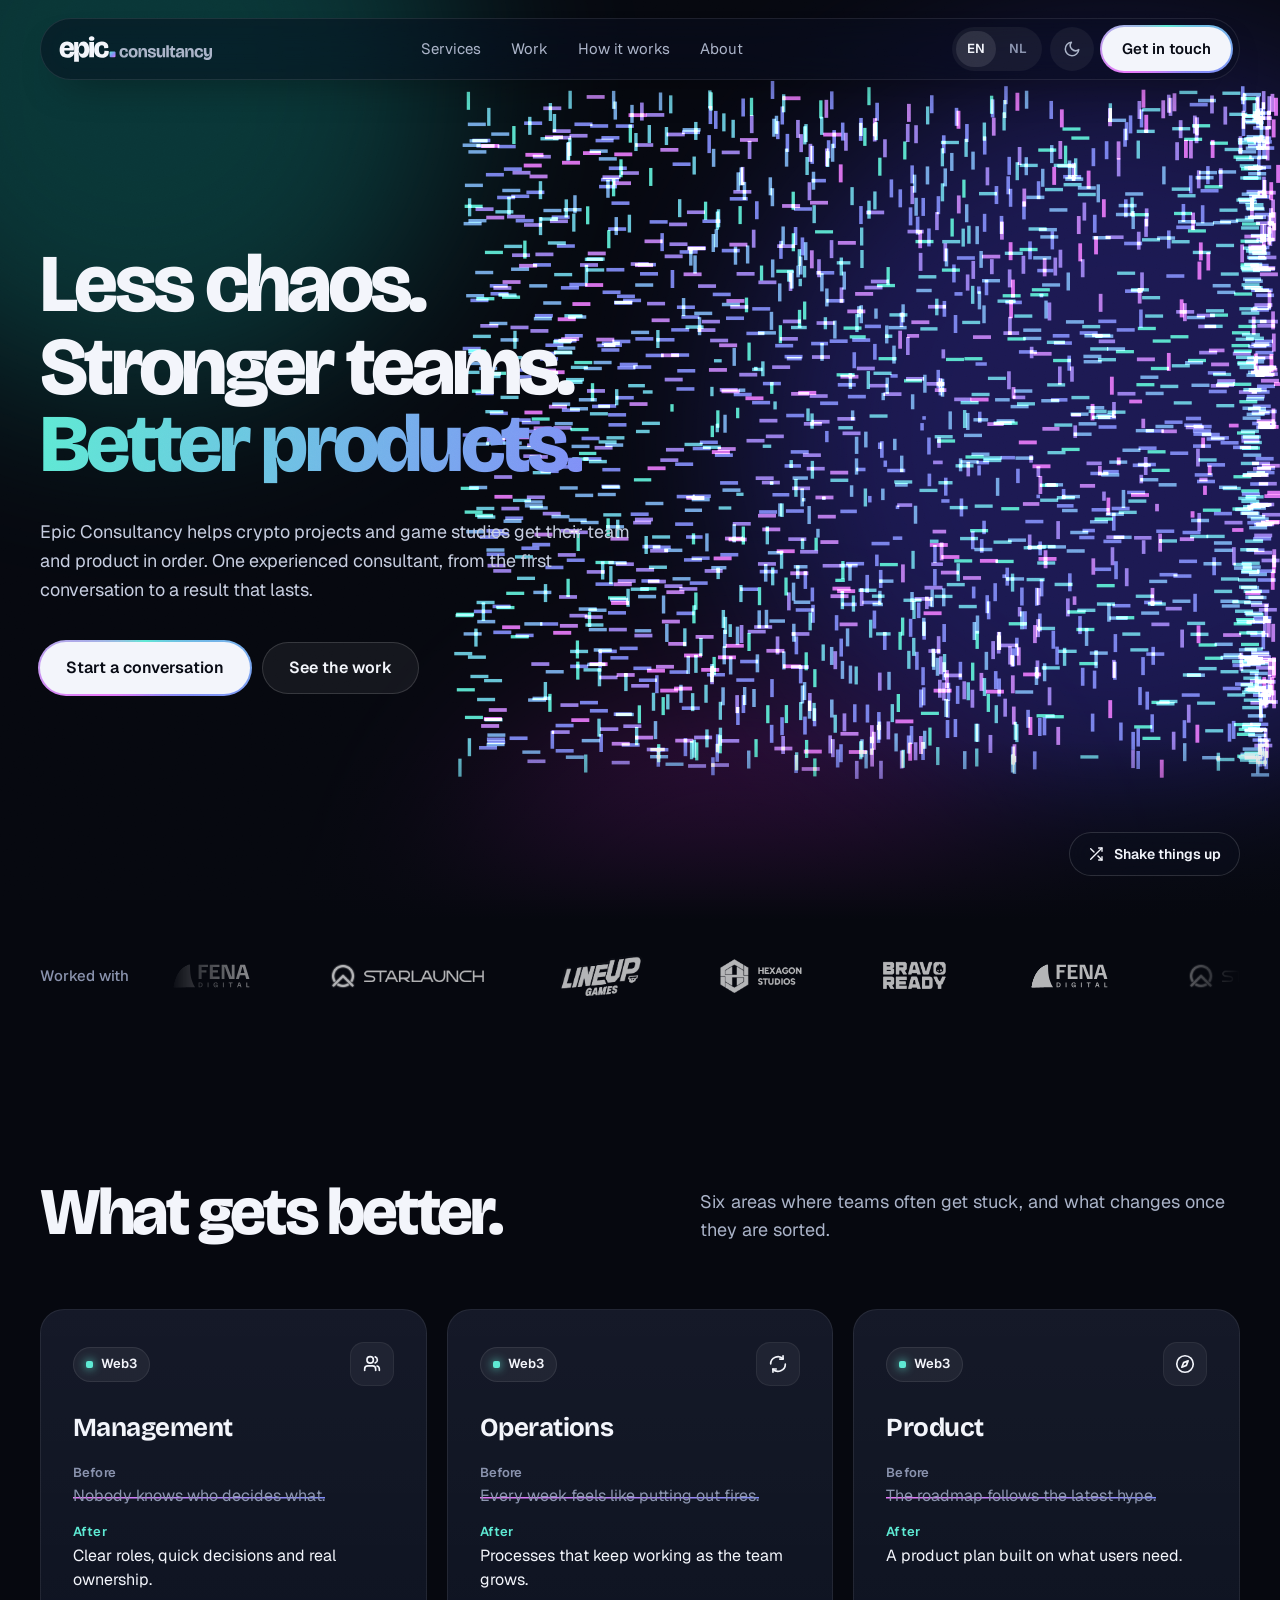
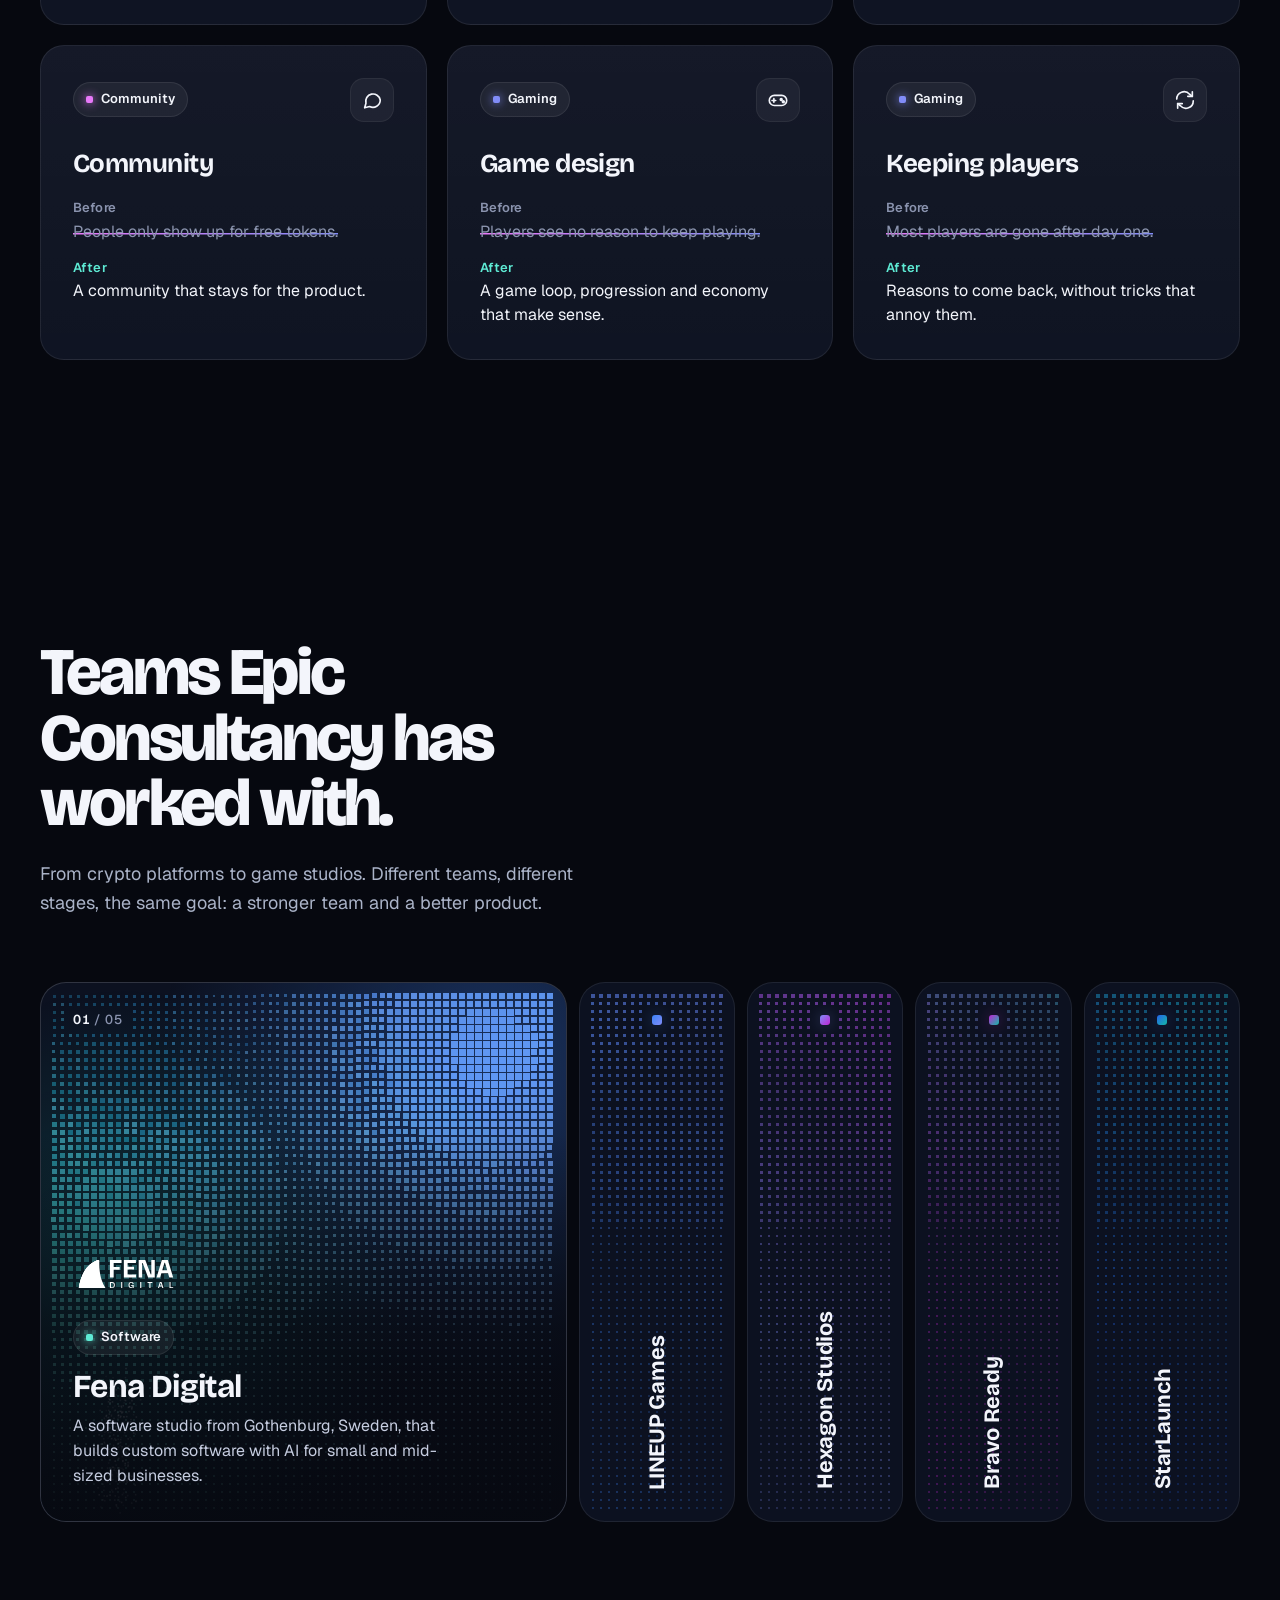
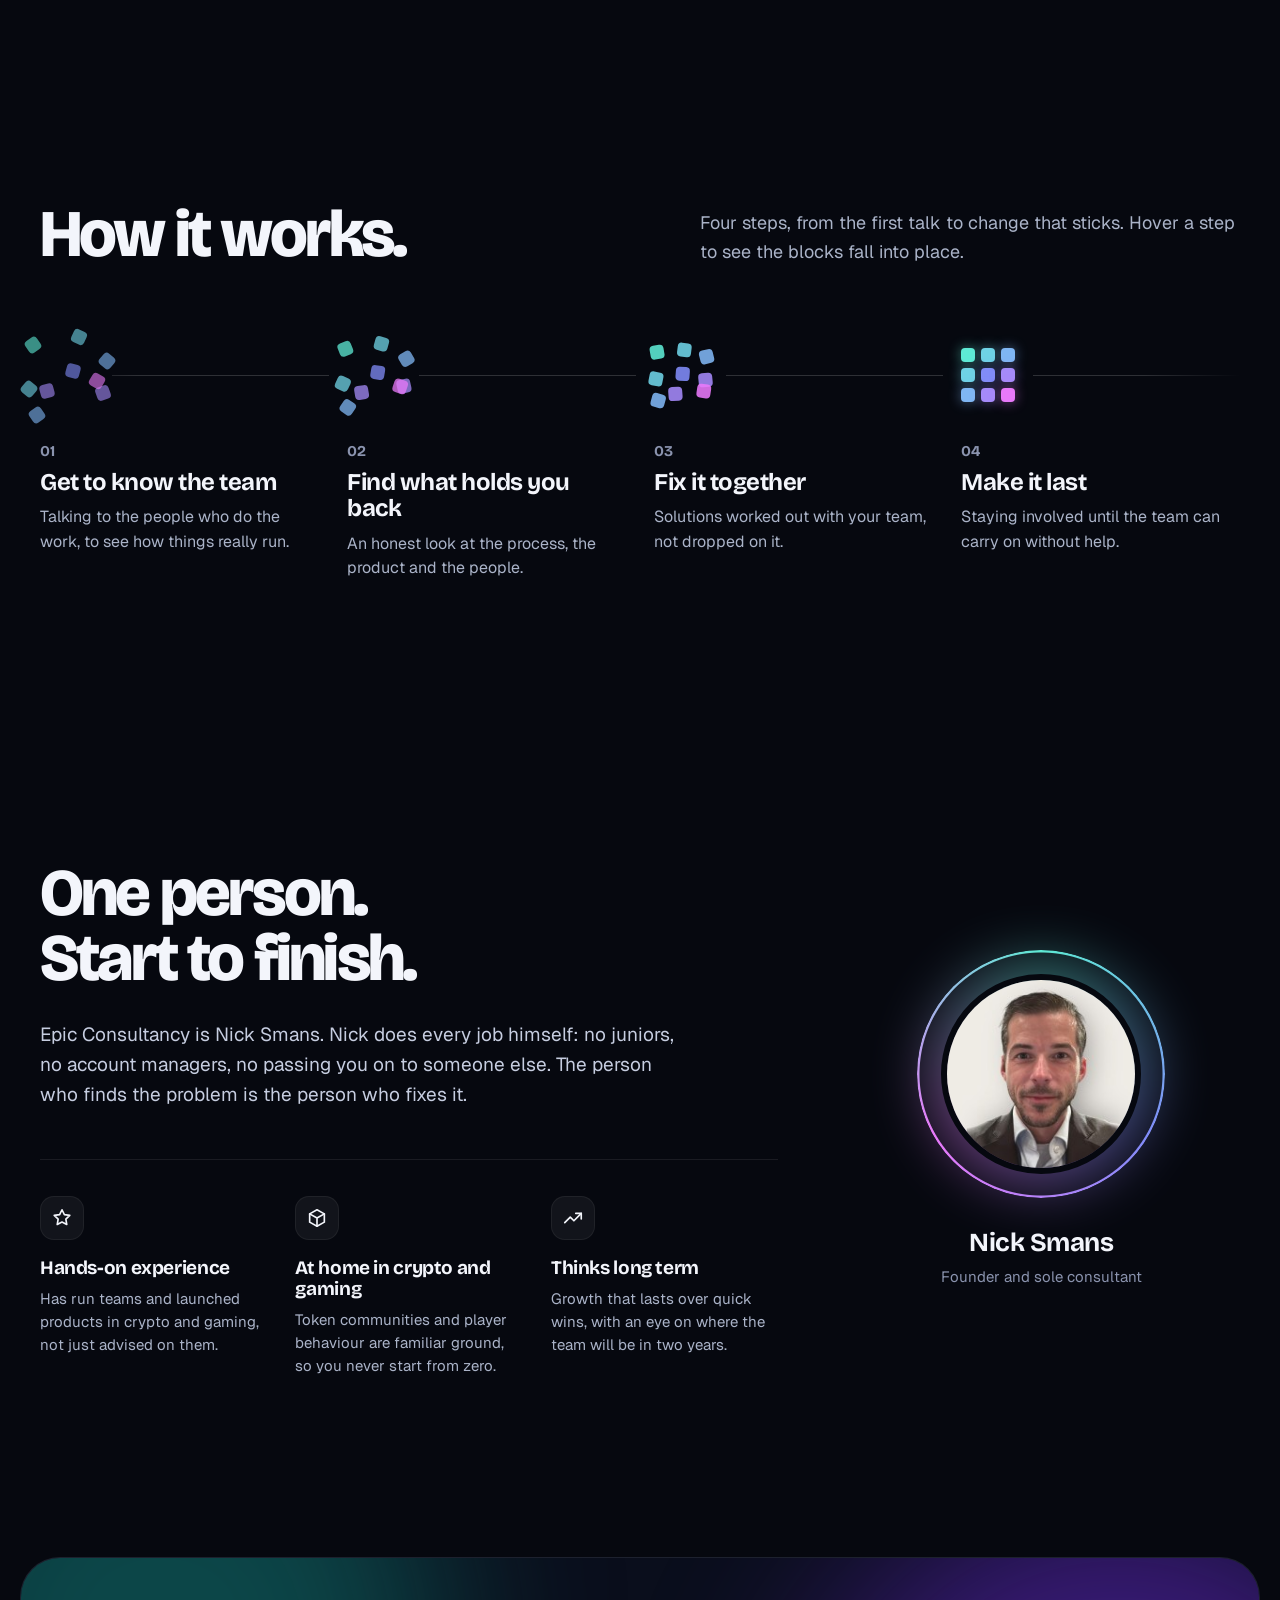
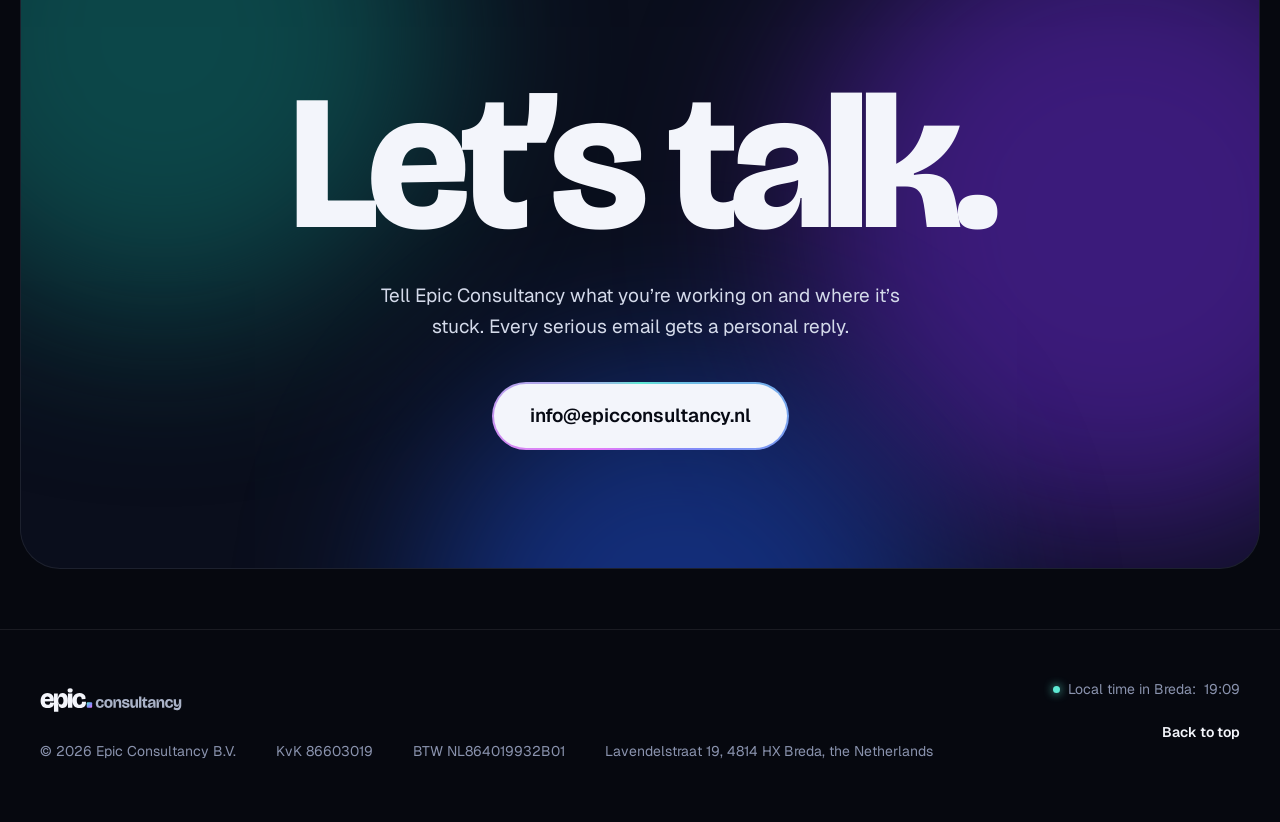
<file: index.html>
<!doctype html>
<html lang="en">
<head>
<meta charset="UTF-8">
<meta name="viewport" content="width=device-width, initial-scale=1">
<title>Epic Consultancy: team and product strategy for crypto and gaming</title>
<meta name="description" content="Epic Consultancy helps crypto projects, companies with their own token and game studios get their team and product on track.">
<link rel="canonical" href="https://epicconsultancy.nl/">
<link rel="alternate" hreflang="en" href="https://epicconsultancy.nl/">
<link rel="alternate" hreflang="nl" href="https://epicconsultancy.nl/nl/">
<link rel="alternate" hreflang="x-default" href="https://epicconsultancy.nl/">
<meta property="og:title" content="Epic Consultancy: team and product strategy for crypto and gaming">
<meta property="og:description" content="Epic Consultancy helps crypto projects, companies with their own token and game studios get their team and product on track.">
<meta property="og:type" content="website">
<meta property="og:url" content="https://epicconsultancy.nl/">
<meta property="og:locale" content="en_US">
<meta property="og:locale:alternate" content="nl_NL">
<meta property="og:image" content="https://epicconsultancy.nl/assets/og.png?v=e8c9bf89">
<meta property="og:image:width" content="1200">
<meta property="og:image:height" content="630">
<meta property="og:image:alt" content="Epic Consultancy: Less chaos. Stronger teams. Better products.">
<meta name="twitter:card" content="summary_large_image">
<link rel="icon" type="image/svg+xml" href="favicon.svg">
<link rel="apple-touch-icon" href="apple-touch-icon.png">
<link rel="preconnect" href="https://fonts.googleapis.com">
<link rel="preconnect" href="https://fonts.gstatic.com" crossorigin>
<link href="https://fonts.googleapis.com/css2?family=Bricolage+Grotesque:opsz,wdth,wght@12..96,75..100,200..800&amp;family=Geist:wght@300..700&amp;display=swap" rel="stylesheet">
<script>try { if (localStorage.getItem('theme') === 'light') document.documentElement.setAttribute('data-theme', 'light'); } catch (e) {}</script>
<link rel="stylesheet" href="site.css?v=100a2582">
<style>body { margin: 0; background: #06080F; } [data-theme="light"] body { background: #F3F5FA; }</style>
</head>
<body>
<div class="sp" data-on-mousemove="rootMove">
  <a class="sp-skip" href="#sp-main">Skip to content</a>
  <svg class="sp-grain" aria-hidden="true" focusable="false"><filter id="sp-noise"><feTurbulence type="fractalNoise" baseFrequency="0.85" numOctaves="3" stitchTiles="stitch"></feTurbulence><feColorMatrix type="saturate" values="0"></feColorMatrix></filter><rect width="100%" height="100%" filter="url(#sp-noise)"></rect></svg>
  <div class="sp-aura" aria-hidden="true"></div>
  <div class="sp-ring" aria-hidden="true"></div>
  <div class="sp-progress" aria-hidden="true"></div>

  <header class="sp-nav-wrap">
    <div class="sp-w">
      <nav class="sp-nav" aria-label="Primary">
        <a class="sp-brand" href="#top" aria-label="Epic Consultancy, back to top">
          <svg class="sp-wm" height="26" viewBox="0 -730 5270 890" aria-hidden="true" focusable="false"><defs><linearGradient id="sp-wg" x1="0" y1="0" x2="1" y2="1"><stop offset="0" stop-color="#5EEAD4"></stop><stop offset="0.55" stop-color="#818CF8"></stop><stop offset="1" stop-color="#E879F9"></stop></linearGradient></defs><path fill="currentColor" d="M287 14Q212 14 161.5 -7.5Q111 -29 80.0 -66.5Q49 -104 35.5 -152.0Q22 -200 22 -253Q22 -310 36.5 -362.0Q51 -414 81.5 -454.5Q112 -495 160.5 -518.5Q209 -542 277 -542Q345 -542 393.5 -518.5Q442 -495 471.0 -453.0Q500 -411 508.5 -356.0Q517 -301 506 -237L123 -231V-319L382 -324L361 -273Q367 -319 359.5 -350.5Q352 -382 332.0 -398.5Q312 -415 277 -415Q240 -415 218.0 -396.0Q196 -377 187.0 -342.5Q178 -308 178 -261Q178 -180 205.0 -143.0Q232 -106 288 -106Q312 -106 328.0 -112.0Q344 -118 354.0 -129.5Q364 -141 368.0 -157.5Q372 -174 371 -195L519 -187Q522 -154 512.5 -119.0Q503 -84 477.0 -54.0Q451 -24 404.5 -5.0Q358 14 287 14ZM518 148V-340V-528H660V-365H667Q678 -424 700.0 -463.5Q722 -503 756.5 -522.5Q791 -542 840 -542Q902 -542 945.5 -510.5Q989 -479 1011.5 -417.5Q1034 -356 1034 -266Q1034 -169 1008.5 -107.0Q983 -45 939.0 -15.5Q895 14 839 14Q794 14 759.5 -5.0Q725 -24 702.5 -63.5Q680 -103 671 -163H662Q667 -134 671.0 -102.5Q675 -71 677.5 -40.5Q680 -10 680 18V148ZM778 -119Q810 -119 830.5 -139.0Q851 -159 860.5 -191.5Q870 -224 870 -260Q870 -300 859.5 -332.5Q849 -365 828.5 -384.5Q808 -404 778 -404Q759 -404 741.0 -395.5Q723 -387 709.0 -369.5Q695 -352 686.5 -325.0Q678 -298 678 -260V-254Q678 -224 684.0 -202.0Q690 -180 700.0 -164.0Q710 -148 723.0 -138.0Q736 -128 750.0 -123.5Q764 -119 778 -119ZM1037 0V-528H1199V0ZM1117 -566Q1071 -566 1046.5 -585.5Q1022 -605 1022 -642Q1022 -680 1046.5 -699.5Q1071 -719 1117 -719Q1164 -719 1188.5 -699.0Q1213 -679 1213 -642Q1213 -606 1188.5 -586.0Q1164 -566 1117 -566ZM1469 14Q1398 14 1347.0 -7.5Q1296 -29 1264.0 -67.0Q1232 -105 1217.0 -154.0Q1202 -203 1202 -258Q1202 -314 1217.0 -364.5Q1232 -415 1263.5 -455.5Q1295 -496 1345.5 -519.0Q1396 -542 1467 -542Q1551 -542 1602.5 -510.5Q1654 -479 1674.5 -429.0Q1695 -379 1686 -321L1546 -310Q1548 -346 1538.5 -369.5Q1529 -393 1510.0 -404.5Q1491 -416 1464 -416Q1440 -416 1421.5 -407.0Q1403 -398 1390.5 -379.5Q1378 -361 1371.5 -333.0Q1365 -305 1365 -266Q1365 -216 1376.5 -180.0Q1388 -144 1411.5 -125.0Q1435 -106 1471 -106Q1508 -106 1527.0 -124.0Q1546 -142 1552.0 -169.5Q1558 -197 1554 -224L1703 -217Q1709 -173 1699.0 -131.5Q1689 -90 1660.5 -57.0Q1632 -24 1584.5 -5.0Q1537 14 1469 14Z"></path><rect x="1734" y="-200" width="200" height="200" rx="35" fill="url(#sp-wg)"></rect><path fill="#AAB3C8" transform="translate(2054 0) scale(0.6)" d="M286 14Q218 14 168.5 -7.0Q119 -28 87.0 -65.5Q55 -103 40.0 -152.0Q25 -201 25 -257Q25 -314 40.0 -364.5Q55 -415 86.0 -454.5Q117 -494 166.5 -516.5Q216 -539 284 -539Q364 -539 414.5 -508.5Q465 -478 486.0 -429.5Q507 -381 500 -325L374 -314Q375 -351 364.0 -375.5Q353 -400 332.0 -412.5Q311 -425 281 -425Q257 -425 236.5 -416.0Q216 -407 201.0 -387.5Q186 -368 178.0 -337.5Q170 -307 170 -264Q170 -209 184.0 -171.5Q198 -134 224.5 -114.5Q251 -95 288 -95Q328 -95 349.5 -113.5Q371 -132 379.0 -160.5Q387 -189 383 -219L516 -212Q521 -167 510.0 -126.5Q499 -86 471.0 -54.0Q443 -22 397.0 -4.0Q351 14 286 14ZM806 14Q731 14 672.5 -16.5Q614 -47 581.5 -108.0Q549 -169 549 -262Q549 -357 583.0 -418.0Q617 -479 675.5 -509.0Q734 -539 807 -539Q883 -539 941.0 -508.5Q999 -478 1031.5 -416.5Q1064 -355 1064 -262Q1064 -166 1030.0 -105.0Q996 -44 937.5 -15.0Q879 14 806 14ZM809 -94Q844 -94 868.0 -113.0Q892 -132 905.0 -168.0Q918 -204 918 -254Q918 -309 904.0 -346.5Q890 -384 864.5 -404.5Q839 -425 803 -425Q769 -425 744.5 -406.0Q720 -387 707.5 -350.5Q695 -314 695 -263Q695 -184 725.0 -139.0Q755 -94 809 -94ZM1117 0V-285L1116 -525H1240L1236 -303H1245Q1251 -383 1271.5 -435.0Q1292 -487 1329.5 -513.0Q1367 -539 1425 -539Q1511 -539 1554.0 -480.5Q1597 -422 1597 -304V0H1453V-288Q1453 -351 1434.5 -382.0Q1416 -413 1375 -413Q1340 -413 1314.5 -389.0Q1289 -365 1275.0 -313.0Q1261 -261 1261 -176V0ZM1884 14Q1832 14 1787.5 3.5Q1743 -7 1710.5 -30.0Q1678 -53 1661.0 -91.5Q1644 -130 1647 -184L1773 -196Q1774 -159 1788.0 -135.5Q1802 -112 1827.5 -101.5Q1853 -91 1889 -91Q1927 -91 1952.0 -103.5Q1977 -116 1977 -144Q1977 -161 1966.5 -171.0Q1956 -181 1932.0 -189.0Q1908 -197 1867 -207Q1819 -218 1779.0 -230.5Q1739 -243 1710.0 -260.5Q1681 -278 1665.5 -304.5Q1650 -331 1650 -370Q1650 -423 1678.5 -460.5Q1707 -498 1757.5 -518.5Q1808 -539 1874 -539Q1934 -539 1985.5 -520.0Q2037 -501 2067.0 -458.5Q2097 -416 2090 -346L1966 -334Q1969 -366 1957.0 -388.0Q1945 -410 1921.5 -421.5Q1898 -433 1866 -433Q1828 -433 1806.5 -418.5Q1785 -404 1785 -381Q1785 -362 1798.5 -350.0Q1812 -338 1838.0 -330.5Q1864 -323 1904 -314Q1938 -307 1974.5 -296.5Q2011 -286 2042.5 -268.5Q2074 -251 2093.5 -221.5Q2113 -192 2113 -146Q2113 -98 2086.5 -61.5Q2060 -25 2009.0 -5.5Q1958 14 1884 14ZM2325 14Q2238 14 2196.0 -47.5Q2154 -109 2154 -237V-525H2299V-239Q2299 -170 2317.5 -141.5Q2336 -113 2373 -113Q2399 -113 2419.5 -126.0Q2440 -139 2455.5 -165.0Q2471 -191 2479.0 -232.0Q2487 -273 2487 -330V-525H2631V-245V0H2507L2510 -210H2503Q2496 -132 2474.5 -82.5Q2453 -33 2416.0 -9.5Q2379 14 2325 14ZM2698 0V-695H2842V0ZM3111 11Q3024 11 2980.5 -34.0Q2937 -79 2937 -173V-411H2878V-505H2886Q2941 -511 2964.5 -540.5Q2988 -570 2993 -630L2994 -643H3080V-525H3205V-408H3080V-186Q3080 -148 3098.5 -131.0Q3117 -114 3145 -114Q3160 -114 3175.5 -118.5Q3191 -123 3205 -131V-3Q3176 5 3153.0 8.0Q3130 11 3111 11ZM3395 14Q3354 14 3318.5 -0.5Q3283 -15 3260.5 -46.0Q3238 -77 3238 -129Q3238 -177 3256.5 -207.5Q3275 -238 3307.0 -256.0Q3339 -274 3377.0 -284.0Q3415 -294 3454 -301Q3507 -311 3533.5 -316.5Q3560 -322 3569.0 -330.5Q3578 -339 3578 -354Q3578 -388 3554.0 -405.5Q3530 -423 3491 -423Q3468 -423 3444.0 -414.5Q3420 -406 3404.5 -384.0Q3389 -362 3389 -323L3260 -334Q3260 -394 3280.5 -433.5Q3301 -473 3336.0 -496.0Q3371 -519 3413.0 -529.0Q3455 -539 3496 -539Q3570 -539 3619.5 -511.5Q3669 -484 3694.0 -431.0Q3719 -378 3719 -301V-206Q3719 -172 3719.0 -137.5Q3719 -103 3719.5 -68.5Q3720 -34 3720 0H3593Q3594 -38 3595.0 -77.0Q3596 -116 3596 -158H3590Q3585 -111 3559.0 -72.0Q3533 -33 3491.0 -9.5Q3449 14 3395 14ZM3451 -93Q3471 -93 3493.5 -101.5Q3516 -110 3535.0 -127.5Q3554 -145 3566.0 -173.5Q3578 -202 3578 -243L3579 -266L3605 -271Q3597 -257 3576.5 -249.0Q3556 -241 3531.0 -236.5Q3506 -232 3480.0 -227.0Q3454 -222 3432.0 -214.0Q3410 -206 3396.5 -191.5Q3383 -177 3383 -152Q3383 -124 3402.0 -108.5Q3421 -93 3451 -93ZM3781 0V-285L3780 -525H3904L3900 -303H3909Q3915 -383 3935.5 -435.0Q3956 -487 3993.5 -513.0Q4031 -539 4089 -539Q4175 -539 4218.0 -480.5Q4261 -422 4261 -304V0H4117V-288Q4117 -351 4098.5 -382.0Q4080 -413 4039 -413Q4004 -413 3978.5 -389.0Q3953 -365 3939.0 -313.0Q3925 -261 3925 -176V0ZM4571 14Q4503 14 4453.5 -7.0Q4404 -28 4372.0 -65.5Q4340 -103 4325.0 -152.0Q4310 -201 4310 -257Q4310 -314 4325.0 -364.5Q4340 -415 4371.0 -454.5Q4402 -494 4451.5 -516.5Q4501 -539 4569 -539Q4649 -539 4699.5 -508.5Q4750 -478 4771.0 -429.5Q4792 -381 4785 -325L4659 -314Q4660 -351 4649.0 -375.5Q4638 -400 4617.0 -412.5Q4596 -425 4566 -425Q4542 -425 4521.5 -416.0Q4501 -407 4486.0 -387.5Q4471 -368 4463.0 -337.5Q4455 -307 4455 -264Q4455 -209 4469.0 -171.5Q4483 -134 4509.5 -114.5Q4536 -95 4573 -95Q4613 -95 4634.5 -113.5Q4656 -132 4664.0 -160.5Q4672 -189 4668 -219L4801 -212Q4806 -167 4795.0 -126.5Q4784 -86 4756.0 -54.0Q4728 -22 4682.0 -4.0Q4636 14 4571 14ZM5033 154Q5001 154 4965.0 148.5Q4929 143 4894.0 130.0Q4859 117 4830 98L4869 -43Q4903 -8 4946.5 6.5Q4990 21 5027 21Q5080 21 5114.5 -1.0Q5149 -23 5165.5 -63.0Q5182 -103 5182 -159L5184 -258H5176Q5172 -186 5150.5 -140.5Q5129 -95 5093.0 -73.5Q5057 -52 5011 -52Q4953 -52 4915.5 -81.5Q4878 -111 4859.5 -168.5Q4841 -226 4841 -310V-525H4984V-346Q4984 -259 5004.0 -218.5Q5024 -178 5067 -178Q5090 -178 5108.5 -189.5Q5127 -201 5139.0 -225.0Q5151 -249 5157.5 -284.5Q5164 -320 5164 -367V-525H5307V-154Q5307 -105 5297.5 -59.5Q5288 -14 5268.0 24.5Q5248 63 5216.0 92.5Q5184 122 5138.5 138.0Q5093 154 5033 154Z"></path></svg>
        </a>
        <div class="sp-links">
          <a href="#services">Services</a>
          <a href="#work">Work</a>
          <a href="#how">How it works</a>
          <a href="#about">About</a>
        </div>
        <div class="sp-right">
          <div class="sp-lang" role="group" aria-label="Language">
            <span aria-current="page">EN</span>
            <a href="nl/" lang="nl" hreflang="nl" aria-label="Nederlands">NL</a>
          </div>
          <button class="sp-theme" type="button" aria-pressed="false" aria-label="Light theme">
            <svg class="sp-moon" width="18" height="18" viewBox="0 0 24 24" fill="none" stroke="currentColor" stroke-width="2" stroke-linecap="round" stroke-linejoin="round" aria-hidden="true" focusable="false"><path d="M21 12.8A9 9 0 1 1 11.2 3a7 7 0 0 0 9.8 9.8z"></path></svg>
            <svg class="sp-sun" width="18" height="18" viewBox="0 0 24 24" fill="none" stroke="currentColor" stroke-width="2" stroke-linecap="round" stroke-linejoin="round" aria-hidden="true" focusable="false"><circle cx="12" cy="12" r="4"></circle><path d="M12 2v2M12 20v2M4.9 4.9l1.4 1.4M17.7 17.7l1.4 1.4M2 12h2M20 12h2M4.9 19.1l1.4-1.4M17.7 6.3l1.4-1.4"></path></svg>
          </button>
          <a class="sp-btn sp-btn-primary sp-btn-sm sp-nav-cta" href="#contact" data-on-mousemove="mag" data-on-mouseleave="magLeave">Get in touch</a>
        </div>
      </nav>
    </div>
  </header>

  <main id="sp-main">
    <section class="sp-hero" id="top" aria-labelledby="sp-hero-title" data-on-mousemove="heroMove" data-on-mouseleave="heroLeave">
      <div class="sp-glow" aria-hidden="true"><span class="sp-g sp-g1"></span><span class="sp-g sp-g2"></span><span class="sp-g sp-g3"></span></div>
      <svg class="sp-fallback" viewBox="0 -730 5270 890" aria-hidden="true" focusable="false"><path fill="currentColor" d="M287 14Q212 14 161.5 -7.5Q111 -29 80.0 -66.5Q49 -104 35.5 -152.0Q22 -200 22 -253Q22 -310 36.5 -362.0Q51 -414 81.5 -454.5Q112 -495 160.5 -518.5Q209 -542 277 -542Q345 -542 393.5 -518.5Q442 -495 471.0 -453.0Q500 -411 508.5 -356.0Q517 -301 506 -237L123 -231V-319L382 -324L361 -273Q367 -319 359.5 -350.5Q352 -382 332.0 -398.5Q312 -415 277 -415Q240 -415 218.0 -396.0Q196 -377 187.0 -342.5Q178 -308 178 -261Q178 -180 205.0 -143.0Q232 -106 288 -106Q312 -106 328.0 -112.0Q344 -118 354.0 -129.5Q364 -141 368.0 -157.5Q372 -174 371 -195L519 -187Q522 -154 512.5 -119.0Q503 -84 477.0 -54.0Q451 -24 404.5 -5.0Q358 14 287 14ZM518 148V-340V-528H660V-365H667Q678 -424 700.0 -463.5Q722 -503 756.5 -522.5Q791 -542 840 -542Q902 -542 945.5 -510.5Q989 -479 1011.5 -417.5Q1034 -356 1034 -266Q1034 -169 1008.5 -107.0Q983 -45 939.0 -15.5Q895 14 839 14Q794 14 759.5 -5.0Q725 -24 702.5 -63.5Q680 -103 671 -163H662Q667 -134 671.0 -102.5Q675 -71 677.5 -40.5Q680 -10 680 18V148ZM778 -119Q810 -119 830.5 -139.0Q851 -159 860.5 -191.5Q870 -224 870 -260Q870 -300 859.5 -332.5Q849 -365 828.5 -384.5Q808 -404 778 -404Q759 -404 741.0 -395.5Q723 -387 709.0 -369.5Q695 -352 686.5 -325.0Q678 -298 678 -260V-254Q678 -224 684.0 -202.0Q690 -180 700.0 -164.0Q710 -148 723.0 -138.0Q736 -128 750.0 -123.5Q764 -119 778 -119ZM1037 0V-528H1199V0ZM1117 -566Q1071 -566 1046.5 -585.5Q1022 -605 1022 -642Q1022 -680 1046.5 -699.5Q1071 -719 1117 -719Q1164 -719 1188.5 -699.0Q1213 -679 1213 -642Q1213 -606 1188.5 -586.0Q1164 -566 1117 -566ZM1469 14Q1398 14 1347.0 -7.5Q1296 -29 1264.0 -67.0Q1232 -105 1217.0 -154.0Q1202 -203 1202 -258Q1202 -314 1217.0 -364.5Q1232 -415 1263.5 -455.5Q1295 -496 1345.5 -519.0Q1396 -542 1467 -542Q1551 -542 1602.5 -510.5Q1654 -479 1674.5 -429.0Q1695 -379 1686 -321L1546 -310Q1548 -346 1538.5 -369.5Q1529 -393 1510.0 -404.5Q1491 -416 1464 -416Q1440 -416 1421.5 -407.0Q1403 -398 1390.5 -379.5Q1378 -361 1371.5 -333.0Q1365 -305 1365 -266Q1365 -216 1376.5 -180.0Q1388 -144 1411.5 -125.0Q1435 -106 1471 -106Q1508 -106 1527.0 -124.0Q1546 -142 1552.0 -169.5Q1558 -197 1554 -224L1703 -217Q1709 -173 1699.0 -131.5Q1689 -90 1660.5 -57.0Q1632 -24 1584.5 -5.0Q1537 14 1469 14Z"></path><rect x="1734" y="-200" width="200" height="200" rx="35" fill="url(#sp-wg)"></rect><path fill="#AAB3C8" transform="translate(2054 0) scale(0.6)" d="M286 14Q218 14 168.5 -7.0Q119 -28 87.0 -65.5Q55 -103 40.0 -152.0Q25 -201 25 -257Q25 -314 40.0 -364.5Q55 -415 86.0 -454.5Q117 -494 166.5 -516.5Q216 -539 284 -539Q364 -539 414.5 -508.5Q465 -478 486.0 -429.5Q507 -381 500 -325L374 -314Q375 -351 364.0 -375.5Q353 -400 332.0 -412.5Q311 -425 281 -425Q257 -425 236.5 -416.0Q216 -407 201.0 -387.5Q186 -368 178.0 -337.5Q170 -307 170 -264Q170 -209 184.0 -171.5Q198 -134 224.5 -114.5Q251 -95 288 -95Q328 -95 349.5 -113.5Q371 -132 379.0 -160.5Q387 -189 383 -219L516 -212Q521 -167 510.0 -126.5Q499 -86 471.0 -54.0Q443 -22 397.0 -4.0Q351 14 286 14ZM806 14Q731 14 672.5 -16.5Q614 -47 581.5 -108.0Q549 -169 549 -262Q549 -357 583.0 -418.0Q617 -479 675.5 -509.0Q734 -539 807 -539Q883 -539 941.0 -508.5Q999 -478 1031.5 -416.5Q1064 -355 1064 -262Q1064 -166 1030.0 -105.0Q996 -44 937.5 -15.0Q879 14 806 14ZM809 -94Q844 -94 868.0 -113.0Q892 -132 905.0 -168.0Q918 -204 918 -254Q918 -309 904.0 -346.5Q890 -384 864.5 -404.5Q839 -425 803 -425Q769 -425 744.5 -406.0Q720 -387 707.5 -350.5Q695 -314 695 -263Q695 -184 725.0 -139.0Q755 -94 809 -94ZM1117 0V-285L1116 -525H1240L1236 -303H1245Q1251 -383 1271.5 -435.0Q1292 -487 1329.5 -513.0Q1367 -539 1425 -539Q1511 -539 1554.0 -480.5Q1597 -422 1597 -304V0H1453V-288Q1453 -351 1434.5 -382.0Q1416 -413 1375 -413Q1340 -413 1314.5 -389.0Q1289 -365 1275.0 -313.0Q1261 -261 1261 -176V0ZM1884 14Q1832 14 1787.5 3.5Q1743 -7 1710.5 -30.0Q1678 -53 1661.0 -91.5Q1644 -130 1647 -184L1773 -196Q1774 -159 1788.0 -135.5Q1802 -112 1827.5 -101.5Q1853 -91 1889 -91Q1927 -91 1952.0 -103.5Q1977 -116 1977 -144Q1977 -161 1966.5 -171.0Q1956 -181 1932.0 -189.0Q1908 -197 1867 -207Q1819 -218 1779.0 -230.5Q1739 -243 1710.0 -260.5Q1681 -278 1665.5 -304.5Q1650 -331 1650 -370Q1650 -423 1678.5 -460.5Q1707 -498 1757.5 -518.5Q1808 -539 1874 -539Q1934 -539 1985.5 -520.0Q2037 -501 2067.0 -458.5Q2097 -416 2090 -346L1966 -334Q1969 -366 1957.0 -388.0Q1945 -410 1921.5 -421.5Q1898 -433 1866 -433Q1828 -433 1806.5 -418.5Q1785 -404 1785 -381Q1785 -362 1798.5 -350.0Q1812 -338 1838.0 -330.5Q1864 -323 1904 -314Q1938 -307 1974.5 -296.5Q2011 -286 2042.5 -268.5Q2074 -251 2093.5 -221.5Q2113 -192 2113 -146Q2113 -98 2086.5 -61.5Q2060 -25 2009.0 -5.5Q1958 14 1884 14ZM2325 14Q2238 14 2196.0 -47.5Q2154 -109 2154 -237V-525H2299V-239Q2299 -170 2317.5 -141.5Q2336 -113 2373 -113Q2399 -113 2419.5 -126.0Q2440 -139 2455.5 -165.0Q2471 -191 2479.0 -232.0Q2487 -273 2487 -330V-525H2631V-245V0H2507L2510 -210H2503Q2496 -132 2474.5 -82.5Q2453 -33 2416.0 -9.5Q2379 14 2325 14ZM2698 0V-695H2842V0ZM3111 11Q3024 11 2980.5 -34.0Q2937 -79 2937 -173V-411H2878V-505H2886Q2941 -511 2964.5 -540.5Q2988 -570 2993 -630L2994 -643H3080V-525H3205V-408H3080V-186Q3080 -148 3098.5 -131.0Q3117 -114 3145 -114Q3160 -114 3175.5 -118.5Q3191 -123 3205 -131V-3Q3176 5 3153.0 8.0Q3130 11 3111 11ZM3395 14Q3354 14 3318.5 -0.5Q3283 -15 3260.5 -46.0Q3238 -77 3238 -129Q3238 -177 3256.5 -207.5Q3275 -238 3307.0 -256.0Q3339 -274 3377.0 -284.0Q3415 -294 3454 -301Q3507 -311 3533.5 -316.5Q3560 -322 3569.0 -330.5Q3578 -339 3578 -354Q3578 -388 3554.0 -405.5Q3530 -423 3491 -423Q3468 -423 3444.0 -414.5Q3420 -406 3404.5 -384.0Q3389 -362 3389 -323L3260 -334Q3260 -394 3280.5 -433.5Q3301 -473 3336.0 -496.0Q3371 -519 3413.0 -529.0Q3455 -539 3496 -539Q3570 -539 3619.5 -511.5Q3669 -484 3694.0 -431.0Q3719 -378 3719 -301V-206Q3719 -172 3719.0 -137.5Q3719 -103 3719.5 -68.5Q3720 -34 3720 0H3593Q3594 -38 3595.0 -77.0Q3596 -116 3596 -158H3590Q3585 -111 3559.0 -72.0Q3533 -33 3491.0 -9.5Q3449 14 3395 14ZM3451 -93Q3471 -93 3493.5 -101.5Q3516 -110 3535.0 -127.5Q3554 -145 3566.0 -173.5Q3578 -202 3578 -243L3579 -266L3605 -271Q3597 -257 3576.5 -249.0Q3556 -241 3531.0 -236.5Q3506 -232 3480.0 -227.0Q3454 -222 3432.0 -214.0Q3410 -206 3396.5 -191.5Q3383 -177 3383 -152Q3383 -124 3402.0 -108.5Q3421 -93 3451 -93ZM3781 0V-285L3780 -525H3904L3900 -303H3909Q3915 -383 3935.5 -435.0Q3956 -487 3993.5 -513.0Q4031 -539 4089 -539Q4175 -539 4218.0 -480.5Q4261 -422 4261 -304V0H4117V-288Q4117 -351 4098.5 -382.0Q4080 -413 4039 -413Q4004 -413 3978.5 -389.0Q3953 -365 3939.0 -313.0Q3925 -261 3925 -176V0ZM4571 14Q4503 14 4453.5 -7.0Q4404 -28 4372.0 -65.5Q4340 -103 4325.0 -152.0Q4310 -201 4310 -257Q4310 -314 4325.0 -364.5Q4340 -415 4371.0 -454.5Q4402 -494 4451.5 -516.5Q4501 -539 4569 -539Q4649 -539 4699.5 -508.5Q4750 -478 4771.0 -429.5Q4792 -381 4785 -325L4659 -314Q4660 -351 4649.0 -375.5Q4638 -400 4617.0 -412.5Q4596 -425 4566 -425Q4542 -425 4521.5 -416.0Q4501 -407 4486.0 -387.5Q4471 -368 4463.0 -337.5Q4455 -307 4455 -264Q4455 -209 4469.0 -171.5Q4483 -134 4509.5 -114.5Q4536 -95 4573 -95Q4613 -95 4634.5 -113.5Q4656 -132 4664.0 -160.5Q4672 -189 4668 -219L4801 -212Q4806 -167 4795.0 -126.5Q4784 -86 4756.0 -54.0Q4728 -22 4682.0 -4.0Q4636 14 4571 14ZM5033 154Q5001 154 4965.0 148.5Q4929 143 4894.0 130.0Q4859 117 4830 98L4869 -43Q4903 -8 4946.5 6.5Q4990 21 5027 21Q5080 21 5114.5 -1.0Q5149 -23 5165.5 -63.0Q5182 -103 5182 -159L5184 -258H5176Q5172 -186 5150.5 -140.5Q5129 -95 5093.0 -73.5Q5057 -52 5011 -52Q4953 -52 4915.5 -81.5Q4878 -111 4859.5 -168.5Q4841 -226 4841 -310V-525H4984V-346Q4984 -259 5004.0 -218.5Q5024 -178 5067 -178Q5090 -178 5108.5 -189.5Q5127 -201 5139.0 -225.0Q5151 -249 5157.5 -284.5Q5164 -320 5164 -367V-525H5307V-154Q5307 -105 5297.5 -59.5Q5288 -14 5268.0 24.5Q5248 63 5216.0 92.5Q5184 122 5138.5 138.0Q5093 154 5033 154Z"></path></svg>
      <canvas class="sp-swarm" data-ref="setCanvas" aria-hidden="true"></canvas>
      <div class="sp-hero-fade" aria-hidden="true"></div>

      <div class="sp-w sp-hero-inner">
        <h1 class="sp-h1" id="sp-hero-title" aria-label="Less chaos. Stronger teams. Better products.">
          <span class="sp-l1" aria-hidden="true"><span class="sp-word"><span class="sp-ch" style="--dx:-70px;--dy:-90px;--r:-28deg;--d:0s">L</span><span class="sp-ch" style="--dx:34px;--dy:-120px;--r:18deg;--d:0.04s">e</span><span class="sp-ch" style="--dx:-26px;--dy:96px;--r:-40deg;--d:0.08s">s</span><span class="sp-ch" style="--dx:76px;--dy:64px;--r:30deg;--d:0.12s">s</span></span> <span class="sp-word"><span class="sp-ch" style="--dx:-96px;--dy:44px;--r:22deg;--d:0.16s">c</span><span class="sp-ch" style="--dx:44px;--dy:-78px;--r:-16deg;--d:0.2s">h</span><span class="sp-ch" style="--dx:-34px;--dy:126px;--r:36deg;--d:0.24s">a</span><span class="sp-ch" style="--dx:98px;--dy:-46px;--r:-26deg;--d:0.28s">o</span><span class="sp-ch" style="--dx:-56px;--dy:-66px;--r:14deg;--d:0.32s">s</span><span class="sp-ch" style="--dx:66px;--dy:98px;--r:42deg;--d:0.36s">.</span></span></span>
          <span class="sp-line sp-l2" aria-hidden="true"><span>Stronger teams.</span></span>
          <span class="sp-line sp-l3" aria-hidden="true"><span class="sp-gradtext">Better products.</span></span>
        </h1>
        <p class="sp-lead">Epic Consultancy helps crypto projects and game studios get their team and product in order. One experienced consultant, from the first conversation to a result that lasts.</p>
        <div class="sp-actions">
          <a class="sp-btn sp-btn-primary" href="#contact" data-on-mousemove="mag" data-on-mouseleave="magLeave">Start a conversation</a>
          <a class="sp-btn sp-btn-ghost" href="#work" data-on-mousemove="mag" data-on-mouseleave="magLeave">See the work</a>
        </div>
      </div>

      <button class="sp-shake" type="button" data-on-click="burst" data-on-mousemove="mag" data-on-mouseleave="magLeave">
        <svg width="16" height="16" viewBox="0 0 24 24" fill="none" stroke="currentColor" stroke-width="2" stroke-linecap="round" stroke-linejoin="round" aria-hidden="true" focusable="false"><path d="M16 3h5v5"></path><path d="M4 20L21 3"></path><path d="M21 16v5h-5"></path><path d="M15 15l6 6"></path><path d="M4 4l5 5"></path></svg>
        Shake things up
      </button>
    </section>

    <section class="sp-proof" aria-label="Worked with">
      <div class="sp-w sp-proof-row">
        <p class="sp-proof-label">Worked with</p>
        <div class="sp-marquee">
          <div class="sp-track">
            <div class="sp-set">
              <img src="assets/logos/fena.svg" alt="Fena Digital" style="height:32px;width:85px">
              <img src="assets/logos/starlaunch.png" alt="StarLaunch" style="height:26px;width:154px">
              <img src="assets/logos/lineup.png" alt="LINEUP Games" style="height:40px;width:83px">
              <img src="assets/logos/hexagon.png" alt="Hexagon Studios" style="height:34px;width:83px">
              <img src="assets/logos/bravoready.png" alt="Bravo Ready" style="height:38px;width:73px">
            </div>
            <div class="sp-set" aria-hidden="true">
              <img src="assets/logos/fena.svg" alt="" style="height:32px;width:85px">
              <img src="assets/logos/starlaunch.png" alt="" style="height:26px;width:154px">
              <img src="assets/logos/lineup.png" alt="" style="height:40px;width:83px">
              <img src="assets/logos/hexagon.png" alt="" style="height:34px;width:83px">
              <img src="assets/logos/bravoready.png" alt="" style="height:38px;width:73px">
            </div>
            <div class="sp-set" aria-hidden="true">
              <img src="assets/logos/fena.svg" alt="" style="height:32px;width:85px">
              <img src="assets/logos/starlaunch.png" alt="" style="height:26px;width:154px">
              <img src="assets/logos/lineup.png" alt="" style="height:40px;width:83px">
              <img src="assets/logos/hexagon.png" alt="" style="height:34px;width:83px">
              <img src="assets/logos/bravoready.png" alt="" style="height:38px;width:73px">
            </div>
          </div>
        </div>
      </div>
    </section>

    <section class="sp-sec" id="services" aria-labelledby="sp-services-title">
      <div class="sp-w">
        <div class="sp-head sp-rv">
          <h2 class="sp-h2" id="sp-services-title">What gets better.</h2>
          <p class="sp-intro">Six areas where teams often get stuck, and what changes once they are sorted.</p>
        </div>
        <div class="sp-cards sp-rv">
          <article class="sp-card" style="--i:0" data-on-mousemove="spot">
            <div class="sp-card-top">
              <span class="sp-tag" style="--tc:#5EEAD4">Web3</span>
              <span class="sp-ico" aria-hidden="true"><svg width="22" height="22" viewBox="0 0 24 24" fill="none" stroke="currentColor" stroke-width="1.8" stroke-linecap="round" stroke-linejoin="round"><path d="M16 19v-1.5a3.5 3.5 0 0 0-3.5-3.5h-5A3.5 3.5 0 0 0 4 17.5V19"></path><circle cx="10" cy="7.5" r="3.5"></circle><path d="M20 19v-1.5a3.5 3.5 0 0 0-2.5-3.35"></path><path d="M15.5 4.2a3.5 3.5 0 0 1 0 6.6"></path></svg></span>
            </div>
            <h3 class="sp-h3">Management</h3>
            <div class="sp-ba">
              <p class="sp-before"><span class="sp-bl">Before</span><span class="sp-strike">Nobody knows who decides what.</span></p>
              <p class="sp-after"><span class="sp-bl">After</span>Clear roles, quick decisions and real ownership.</p>
            </div>
          </article>
          <article class="sp-card" style="--i:1" data-on-mousemove="spot">
            <div class="sp-card-top">
              <span class="sp-tag" style="--tc:#5EEAD4">Web3</span>
              <span class="sp-ico" aria-hidden="true"><svg width="22" height="22" viewBox="0 0 24 24" fill="none" stroke="currentColor" stroke-width="1.8" stroke-linecap="round" stroke-linejoin="round"><path d="M20 12a8 8 0 0 1-13.7 5.6"></path><path d="M4 12a8 8 0 0 1 13.7-5.6"></path><path d="M17.5 3v3.6h-3.6"></path><path d="M6.5 21v-3.6h3.6"></path></svg></span>
            </div>
            <h3 class="sp-h3">Operations</h3>
            <div class="sp-ba">
              <p class="sp-before"><span class="sp-bl">Before</span><span class="sp-strike">Every week feels like putting out fires.</span></p>
              <p class="sp-after"><span class="sp-bl">After</span>Processes that keep working as the team grows.</p>
            </div>
          </article>
          <article class="sp-card" style="--i:2" data-on-mousemove="spot">
            <div class="sp-card-top">
              <span class="sp-tag" style="--tc:#5EEAD4">Web3</span>
              <span class="sp-ico" aria-hidden="true"><svg width="22" height="22" viewBox="0 0 24 24" fill="none" stroke="currentColor" stroke-width="1.8" stroke-linecap="round" stroke-linejoin="round"><circle cx="12" cy="12" r="9"></circle><path d="M15.5 8.5l-2 5-5 2 2-5z"></path></svg></span>
            </div>
            <h3 class="sp-h3">Product</h3>
            <div class="sp-ba">
              <p class="sp-before"><span class="sp-bl">Before</span><span class="sp-strike">The roadmap follows the latest hype.</span></p>
              <p class="sp-after"><span class="sp-bl">After</span>A product plan built on what users need.</p>
            </div>
          </article>
          <article class="sp-card" style="--i:3" data-on-mousemove="spot">
            <div class="sp-card-top">
              <span class="sp-tag" style="--tc:#E879F9">Community</span>
              <span class="sp-ico" aria-hidden="true"><svg width="22" height="22" viewBox="0 0 24 24" fill="none" stroke="currentColor" stroke-width="1.8" stroke-linecap="round" stroke-linejoin="round"><path d="M21 12a8 8 0 0 1-11.6 7.1L4 20.5l1.4-5A8 8 0 1 1 21 12z"></path></svg></span>
            </div>
            <h3 class="sp-h3">Community</h3>
            <div class="sp-ba">
              <p class="sp-before"><span class="sp-bl">Before</span><span class="sp-strike">People only show up for free tokens.</span></p>
              <p class="sp-after"><span class="sp-bl">After</span>A community that stays for the product.</p>
            </div>
          </article>
          <article class="sp-card" style="--i:4" data-on-mousemove="spot">
            <div class="sp-card-top">
              <span class="sp-tag" style="--tc:#818CF8">Gaming</span>
              <span class="sp-ico" aria-hidden="true"><svg width="22" height="22" viewBox="0 0 24 24" fill="none" stroke="currentColor" stroke-width="1.8" stroke-linecap="round" stroke-linejoin="round"><rect x="2.5" y="7" width="19" height="11" rx="5.5"></rect><path d="M7.5 10.5v4M5.5 12.5h4"></path><circle cx="15.5" cy="11.5" r="1"></circle><circle cx="17.8" cy="13.8" r="1"></circle></svg></span>
            </div>
            <h3 class="sp-h3">Game design</h3>
            <div class="sp-ba">
              <p class="sp-before"><span class="sp-bl">Before</span><span class="sp-strike">Players see no reason to keep playing.</span></p>
              <p class="sp-after"><span class="sp-bl">After</span>A game loop, progression and economy that make sense.</p>
            </div>
          </article>
          <article class="sp-card" style="--i:5" data-on-mousemove="spot">
            <div class="sp-card-top">
              <span class="sp-tag" style="--tc:#818CF8">Gaming</span>
              <span class="sp-ico" aria-hidden="true"><svg width="22" height="22" viewBox="0 0 24 24" fill="none" stroke="currentColor" stroke-width="1.8" stroke-linecap="round" stroke-linejoin="round"><path d="M3 11a8 8 0 0 1 14-5.3L20 8"></path><path d="M20 3v5h-5"></path><path d="M21 13a8 8 0 0 1-14 5.3L4 16"></path><path d="M4 21v-5h5"></path></svg></span>
            </div>
            <h3 class="sp-h3">Keeping players</h3>
            <div class="sp-ba">
              <p class="sp-before"><span class="sp-bl">Before</span><span class="sp-strike">Most players are gone after day one.</span></p>
              <p class="sp-after"><span class="sp-bl">After</span>Reasons to come back, without tricks that annoy them.</p>
            </div>
          </article>
        </div>
      </div>
    </section>

    <section class="sp-sec" id="work" aria-labelledby="sp-work-title">
      <div class="sp-w">
        <div class="sp-head sp-rv">
          <h2 class="sp-h2" id="sp-work-title">Teams Epic Consultancy has worked with.</h2>
          <p class="sp-intro">From crypto platforms to game studios. Different teams, different stages, the same goal: a stronger team and a better product.</p>
        </div>
        <div class="wb-panels sp-rv">
          <article class="wb-panel is-open" tabindex="0" style="--p1:#14B8A6;--p2:#3B82F6">
            <canvas class="wb-cv" aria-hidden="true"></canvas>
            <span class="wb-scrim" aria-hidden="true"></span>
            <span class="wb-dot" aria-hidden="true"></span>
            <span class="wb-num" aria-hidden="true">01<span class="wb-of"> / 05</span></span>
            <span class="wb-vert" aria-hidden="true">Fena Digital</span>
            <div class="wb-body">
              <span class="wb-logo"><img src="assets/logos/fena.svg" alt="" style="height:40px;width:106px"><canvas class="wb-lcv" aria-hidden="true"></canvas></span>
              <span class="sp-tag" style="--tc:#5EEAD4">Software</span>
              <h3 class="sp-h3">Fena Digital</h3>
              <p class="wb-desc">A software studio from Gothenburg, Sweden, that builds custom software with AI for small and mid-sized businesses.</p>
            </div>
          </article>
          <article class="wb-panel" tabindex="0" style="--p1:#3B82F6;--p2:#818CF8">
            <canvas class="wb-cv" aria-hidden="true"></canvas>
            <span class="wb-scrim" aria-hidden="true"></span>
            <span class="wb-dot" aria-hidden="true"></span>
            <span class="wb-num" aria-hidden="true">02<span class="wb-of"> / 05</span></span>
            <span class="wb-vert" aria-hidden="true">LINEUP Games</span>
            <div class="wb-body">
              <span class="wb-logo"><img src="assets/logos/lineup.png" alt="" style="height:48px;width:100px"><canvas class="wb-lcv" aria-hidden="true"></canvas></span>
              <span class="sp-tag" style="--tc:#818CF8">Gaming</span>
              <h3 class="sp-h3">LINEUP Games</h3>
              <p class="wb-sub">Formerly UNKJD Studios</p>
              <p class="wb-desc">A Web3 studio that makes mobile soccer games, founded by people with years of experience in mobile gaming and crypto.</p>
            </div>
          </article>
          <article class="wb-panel" tabindex="0" style="--p1:#818CF8;--p2:#C026D3">
            <canvas class="wb-cv" aria-hidden="true"></canvas>
            <span class="wb-scrim" aria-hidden="true"></span>
            <span class="wb-dot" aria-hidden="true"></span>
            <span class="wb-num" aria-hidden="true">03<span class="wb-of"> / 05</span></span>
            <span class="wb-vert" aria-hidden="true">Hexagon Studios</span>
            <div class="wb-body">
              <span class="wb-logo"><img src="assets/logos/hexagon.png" alt="" style="height:36px;width:88px"><canvas class="wb-lcv" aria-hidden="true"></canvas></span>
              <span class="sp-tag" style="--tc:#818CF8">Gaming</span>
              <h3 class="sp-h3">Hexagon Studios</h3>
              <p class="wb-desc">The studio behind Honeyland, a mobile game on the Solana blockchain where players can earn. Later bought by Bravo Ready.</p>
            </div>
          </article>
          <article class="wb-panel" tabindex="0" style="--p1:#C026D3;--p2:#14B8A6">
            <canvas class="wb-cv" aria-hidden="true"></canvas>
            <span class="wb-scrim" aria-hidden="true"></span>
            <span class="wb-dot" aria-hidden="true"></span>
            <span class="wb-num" aria-hidden="true">04<span class="wb-of"> / 05</span></span>
            <span class="wb-vert" aria-hidden="true">Bravo Ready</span>
            <div class="wb-body">
              <span class="wb-logo"><img src="assets/logos/bravoready.png" alt="" style="height:44px;width:85px"><canvas class="wb-lcv" aria-hidden="true"></canvas></span>
              <span class="sp-tag" style="--tc:#818CF8">Gaming</span>
              <h3 class="sp-h3">Bravo Ready</h3>
              <p class="wb-desc">A studio from Montreal that builds multiplayer games on the blockchain where you play for real money, best known for the shooter BR1: Infinite.</p>
            </div>
          </article>
          <article class="wb-panel" tabindex="0" style="--p1:#2563EB;--p2:#14B8A6">
            <canvas class="wb-cv" aria-hidden="true"></canvas>
            <span class="wb-scrim" aria-hidden="true"></span>
            <span class="wb-dot" aria-hidden="true"></span>
            <span class="wb-num" aria-hidden="true">05<span class="wb-of"> / 05</span></span>
            <span class="wb-vert" aria-hidden="true">StarLaunch</span>
            <div class="wb-body">
              <span class="wb-logo"><img src="assets/logos/starlaunch.png" alt="" style="height:28px;width:166px"><canvas class="wb-lcv" aria-hidden="true"></canvas></span>
              <span class="sp-tag" style="--tc:#5EEAD4">Web3</span>
              <h3 class="sp-h3">StarLaunch</h3>
              <p class="wb-desc">A platform on Solana that selects, funds and launches new crypto projects. Known for insuring its participants and for making fundraising feel like a game.</p>
            </div>
          </article>
        </div>
      </div>
    </section>

    <section class="sp-sec" id="how" aria-labelledby="sp-how-title">
      <div class="sp-w">
        <div class="sp-head sp-rv">
          <h2 class="sp-h2" id="sp-how-title">How it works.</h2>
          <p class="sp-intro">Four steps, from the first talk to change that sticks. Hover a step to see the blocks fall into place.</p>
        </div>
        <ol class="sp-steps sp-rv" style="list-style:none;margin:0;padding:0">
          <li class="sp-trackline" aria-hidden="true"></li>
          <li class="sp-step sp-s1">
            <div class="sp-blocks" aria-hidden="true"><span class="sp-b" style="--x:-14;--y:-10;--r:-35;--bc:#5EEAD4"></span><span class="sp-b" style="--x:12;--y:-18;--r:25;--bc:#6FD3E6"></span><span class="sp-b" style="--x:20;--y:6;--r:-50;--bc:#7FB6F3"></span><span class="sp-b" style="--x:-18;--y:14;--r:40;--bc:#6FD3E6"></span><span class="sp-b" style="--x:6;--y:-4;--r:15;--bc:#818CF8"></span><span class="sp-b" style="--x:16;--y:18;--r:-20;--bc:#A58AF9"></span><span class="sp-b" style="--x:-10;--y:20;--r:55;--bc:#7FB6F3"></span><span class="sp-b" style="--x:-20;--y:-4;--r:-15;--bc:#A58AF9"></span><span class="sp-b" style="--x:10;--y:-14;--r:30;--bc:#E879F9"></span></div>
            <span class="sp-num">01</span>
            <h3 class="sp-h3">Get to know the team</h3>
            <p>Talking to the people who do the work, to see how things really run.</p>
          </li>
          <li class="sp-step sp-s2">
            <div class="sp-blocks" aria-hidden="true"><span class="sp-b" style="--x:-14;--y:-10;--r:-35;--bc:#5EEAD4"></span><span class="sp-b" style="--x:12;--y:-18;--r:25;--bc:#6FD3E6"></span><span class="sp-b" style="--x:20;--y:6;--r:-50;--bc:#7FB6F3"></span><span class="sp-b" style="--x:-18;--y:14;--r:40;--bc:#6FD3E6"></span><span class="sp-b" style="--x:6;--y:-4;--r:15;--bc:#818CF8"></span><span class="sp-b" style="--x:16;--y:18;--r:-20;--bc:#A58AF9"></span><span class="sp-b" style="--x:-10;--y:20;--r:55;--bc:#7FB6F3"></span><span class="sp-b" style="--x:-20;--y:-4;--r:-15;--bc:#A58AF9"></span><span class="sp-b" style="--x:10;--y:-14;--r:30;--bc:#E879F9"></span></div>
            <span class="sp-num">02</span>
            <h3 class="sp-h3">Find what holds you back</h3>
            <p>An honest look at the process, the product and the people.</p>
          </li>
          <li class="sp-step sp-s3">
            <div class="sp-blocks" aria-hidden="true"><span class="sp-b" style="--x:-14;--y:-10;--r:-35;--bc:#5EEAD4"></span><span class="sp-b" style="--x:12;--y:-18;--r:25;--bc:#6FD3E6"></span><span class="sp-b" style="--x:20;--y:6;--r:-50;--bc:#7FB6F3"></span><span class="sp-b" style="--x:-18;--y:14;--r:40;--bc:#6FD3E6"></span><span class="sp-b" style="--x:6;--y:-4;--r:15;--bc:#818CF8"></span><span class="sp-b" style="--x:16;--y:18;--r:-20;--bc:#A58AF9"></span><span class="sp-b" style="--x:-10;--y:20;--r:55;--bc:#7FB6F3"></span><span class="sp-b" style="--x:-20;--y:-4;--r:-15;--bc:#A58AF9"></span><span class="sp-b" style="--x:10;--y:-14;--r:30;--bc:#E879F9"></span></div>
            <span class="sp-num">03</span>
            <h3 class="sp-h3">Fix it together</h3>
            <p>Solutions worked out with your team, not dropped on it.</p>
          </li>
          <li class="sp-step sp-s4">
            <div class="sp-blocks" aria-hidden="true"><span class="sp-b" style="--x:-14;--y:-10;--r:-35;--bc:#5EEAD4"></span><span class="sp-b" style="--x:12;--y:-18;--r:25;--bc:#6FD3E6"></span><span class="sp-b" style="--x:20;--y:6;--r:-50;--bc:#7FB6F3"></span><span class="sp-b" style="--x:-18;--y:14;--r:40;--bc:#6FD3E6"></span><span class="sp-b" style="--x:6;--y:-4;--r:15;--bc:#818CF8"></span><span class="sp-b" style="--x:16;--y:18;--r:-20;--bc:#A58AF9"></span><span class="sp-b" style="--x:-10;--y:20;--r:55;--bc:#7FB6F3"></span><span class="sp-b" style="--x:-20;--y:-4;--r:-15;--bc:#A58AF9"></span><span class="sp-b" style="--x:10;--y:-14;--r:30;--bc:#E879F9"></span></div>
            <span class="sp-num">04</span>
            <h3 class="sp-h3">Make it last</h3>
            <p>Staying involved until the team can carry on without help.</p>
          </li>
        </ol>
      </div>
    </section>

    <section class="sp-sec" id="about" aria-labelledby="sp-about-title">
      <div class="sp-w sp-about sp-rv">
        <div>
          <h2 class="sp-h2" id="sp-about-title">One person. Start to finish.</h2>
          <p class="sp-bio">Epic Consultancy is Nick Smans. Nick does every job himself: no juniors, no account managers, no passing you on to someone else. The person who finds the problem is the person who fixes it.</p>
          <div class="sp-reasons">
            <div class="sp-reason">
              <span class="sp-ico" aria-hidden="true"><svg width="22" height="22" viewBox="0 0 24 24" fill="none" stroke="currentColor" stroke-width="1.8" stroke-linecap="round" stroke-linejoin="round"><path d="M12 3l2.6 5.3 5.9.9-4.3 4.1 1 5.8L12 16.4 6.8 19.1l1-5.8L3.5 9.2l5.9-.9z"></path></svg></span>
              <h3 class="sp-h3">Hands-on experience</h3>
              <p>Has run teams and launched products in crypto and gaming, not just advised on them.</p>
            </div>
            <div class="sp-reason">
              <span class="sp-ico" aria-hidden="true"><svg width="22" height="22" viewBox="0 0 24 24" fill="none" stroke="currentColor" stroke-width="1.8" stroke-linecap="round" stroke-linejoin="round"><path d="M12 3l8 4.5v9L12 21l-8-4.5v-9z"></path><path d="M12 12l8-4.5M12 12v9M12 12L4 7.5"></path></svg></span>
              <h3 class="sp-h3">At home in crypto and gaming</h3>
              <p>Token communities and player behaviour are familiar ground, so you never start from zero.</p>
            </div>
            <div class="sp-reason">
              <span class="sp-ico" aria-hidden="true"><svg width="22" height="22" viewBox="0 0 24 24" fill="none" stroke="currentColor" stroke-width="1.8" stroke-linecap="round" stroke-linejoin="round"><path d="M3 17l6-6 4 4 8-8"></path><path d="M15 7h6v6"></path></svg></span>
              <h3 class="sp-h3">Thinks long term</h3>
              <p>Growth that lasts over quick wins, with an eye on where the team will be in two years.</p>
            </div>
          </div>
        </div>
        <div class="sp-portrait">
          <div class="sp-halo"><img class="sp-photo" src="assets/nick-smans.jpg" alt="Nick Smans"></div>
          <p class="sp-name">Nick Smans</p>
          <p class="sp-role">Founder and sole consultant</p>
        </div>
      </div>
    </section>

    <section class="sp-contact" id="contact" aria-labelledby="sp-contact-title">
      <div class="sp-cpanel sp-rv">
        <div class="sp-glow" aria-hidden="true"><span class="sp-g sp-c1"></span><span class="sp-g sp-c2"></span><span class="sp-g sp-c3"></span></div>
        <h2 class="sp-talk" id="sp-contact-title" aria-label="Let’s talk." data-on-mousemove="talkMove" data-on-mouseleave="talkLeave"><span class="sp-tw"><span class="sp-pl" aria-hidden="true">L</span><span class="sp-pl" aria-hidden="true">e</span><span class="sp-pl" aria-hidden="true">t</span><span class="sp-pl" aria-hidden="true">’</span><span class="sp-pl" aria-hidden="true">s</span><span class="sp-pl" aria-hidden="true">&#160;</span></span><span class="sp-tw"><span class="sp-pl" aria-hidden="true">t</span><span class="sp-pl" aria-hidden="true">a</span><span class="sp-pl" aria-hidden="true">l</span><span class="sp-pl" aria-hidden="true">k</span><span class="sp-pl" aria-hidden="true">.</span></span></h2>
        <p class="sp-csub">Tell Epic Consultancy what you’re working on and where it’s stuck. Every serious email gets a personal reply.</p>
        <div class="sp-cact">
          <a class="sp-btn sp-btn-primary sp-btn-xl" href="mailto:info@epicconsultancy.nl" data-on-mousemove="mag" data-on-mouseleave="magLeave">info@epicconsultancy.nl</a>
        </div>
      </div>
    </section>
  </main>

  <footer class="sp-foot">
    <div class="sp-w sp-foot-row">
      <div>
        <a class="sp-brand" href="#top" aria-label="Epic Consultancy, back to top">
          <svg class="sp-wm" height="24" viewBox="0 -730 5270 890" aria-hidden="true" focusable="false"><path fill="currentColor" d="M287 14Q212 14 161.5 -7.5Q111 -29 80.0 -66.5Q49 -104 35.5 -152.0Q22 -200 22 -253Q22 -310 36.5 -362.0Q51 -414 81.5 -454.5Q112 -495 160.5 -518.5Q209 -542 277 -542Q345 -542 393.5 -518.5Q442 -495 471.0 -453.0Q500 -411 508.5 -356.0Q517 -301 506 -237L123 -231V-319L382 -324L361 -273Q367 -319 359.5 -350.5Q352 -382 332.0 -398.5Q312 -415 277 -415Q240 -415 218.0 -396.0Q196 -377 187.0 -342.5Q178 -308 178 -261Q178 -180 205.0 -143.0Q232 -106 288 -106Q312 -106 328.0 -112.0Q344 -118 354.0 -129.5Q364 -141 368.0 -157.5Q372 -174 371 -195L519 -187Q522 -154 512.5 -119.0Q503 -84 477.0 -54.0Q451 -24 404.5 -5.0Q358 14 287 14ZM518 148V-340V-528H660V-365H667Q678 -424 700.0 -463.5Q722 -503 756.5 -522.5Q791 -542 840 -542Q902 -542 945.5 -510.5Q989 -479 1011.5 -417.5Q1034 -356 1034 -266Q1034 -169 1008.5 -107.0Q983 -45 939.0 -15.5Q895 14 839 14Q794 14 759.5 -5.0Q725 -24 702.5 -63.5Q680 -103 671 -163H662Q667 -134 671.0 -102.5Q675 -71 677.5 -40.5Q680 -10 680 18V148ZM778 -119Q810 -119 830.5 -139.0Q851 -159 860.5 -191.5Q870 -224 870 -260Q870 -300 859.5 -332.5Q849 -365 828.5 -384.5Q808 -404 778 -404Q759 -404 741.0 -395.5Q723 -387 709.0 -369.5Q695 -352 686.5 -325.0Q678 -298 678 -260V-254Q678 -224 684.0 -202.0Q690 -180 700.0 -164.0Q710 -148 723.0 -138.0Q736 -128 750.0 -123.5Q764 -119 778 -119ZM1037 0V-528H1199V0ZM1117 -566Q1071 -566 1046.5 -585.5Q1022 -605 1022 -642Q1022 -680 1046.5 -699.5Q1071 -719 1117 -719Q1164 -719 1188.5 -699.0Q1213 -679 1213 -642Q1213 -606 1188.5 -586.0Q1164 -566 1117 -566ZM1469 14Q1398 14 1347.0 -7.5Q1296 -29 1264.0 -67.0Q1232 -105 1217.0 -154.0Q1202 -203 1202 -258Q1202 -314 1217.0 -364.5Q1232 -415 1263.5 -455.5Q1295 -496 1345.5 -519.0Q1396 -542 1467 -542Q1551 -542 1602.5 -510.5Q1654 -479 1674.5 -429.0Q1695 -379 1686 -321L1546 -310Q1548 -346 1538.5 -369.5Q1529 -393 1510.0 -404.5Q1491 -416 1464 -416Q1440 -416 1421.5 -407.0Q1403 -398 1390.5 -379.5Q1378 -361 1371.5 -333.0Q1365 -305 1365 -266Q1365 -216 1376.5 -180.0Q1388 -144 1411.5 -125.0Q1435 -106 1471 -106Q1508 -106 1527.0 -124.0Q1546 -142 1552.0 -169.5Q1558 -197 1554 -224L1703 -217Q1709 -173 1699.0 -131.5Q1689 -90 1660.5 -57.0Q1632 -24 1584.5 -5.0Q1537 14 1469 14Z"></path><rect x="1734" y="-200" width="200" height="200" rx="35" fill="url(#sp-wg)"></rect><path fill="#AAB3C8" transform="translate(2054 0) scale(0.6)" d="M286 14Q218 14 168.5 -7.0Q119 -28 87.0 -65.5Q55 -103 40.0 -152.0Q25 -201 25 -257Q25 -314 40.0 -364.5Q55 -415 86.0 -454.5Q117 -494 166.5 -516.5Q216 -539 284 -539Q364 -539 414.5 -508.5Q465 -478 486.0 -429.5Q507 -381 500 -325L374 -314Q375 -351 364.0 -375.5Q353 -400 332.0 -412.5Q311 -425 281 -425Q257 -425 236.5 -416.0Q216 -407 201.0 -387.5Q186 -368 178.0 -337.5Q170 -307 170 -264Q170 -209 184.0 -171.5Q198 -134 224.5 -114.5Q251 -95 288 -95Q328 -95 349.5 -113.5Q371 -132 379.0 -160.5Q387 -189 383 -219L516 -212Q521 -167 510.0 -126.5Q499 -86 471.0 -54.0Q443 -22 397.0 -4.0Q351 14 286 14ZM806 14Q731 14 672.5 -16.5Q614 -47 581.5 -108.0Q549 -169 549 -262Q549 -357 583.0 -418.0Q617 -479 675.5 -509.0Q734 -539 807 -539Q883 -539 941.0 -508.5Q999 -478 1031.5 -416.5Q1064 -355 1064 -262Q1064 -166 1030.0 -105.0Q996 -44 937.5 -15.0Q879 14 806 14ZM809 -94Q844 -94 868.0 -113.0Q892 -132 905.0 -168.0Q918 -204 918 -254Q918 -309 904.0 -346.5Q890 -384 864.5 -404.5Q839 -425 803 -425Q769 -425 744.5 -406.0Q720 -387 707.5 -350.5Q695 -314 695 -263Q695 -184 725.0 -139.0Q755 -94 809 -94ZM1117 0V-285L1116 -525H1240L1236 -303H1245Q1251 -383 1271.5 -435.0Q1292 -487 1329.5 -513.0Q1367 -539 1425 -539Q1511 -539 1554.0 -480.5Q1597 -422 1597 -304V0H1453V-288Q1453 -351 1434.5 -382.0Q1416 -413 1375 -413Q1340 -413 1314.5 -389.0Q1289 -365 1275.0 -313.0Q1261 -261 1261 -176V0ZM1884 14Q1832 14 1787.5 3.5Q1743 -7 1710.5 -30.0Q1678 -53 1661.0 -91.5Q1644 -130 1647 -184L1773 -196Q1774 -159 1788.0 -135.5Q1802 -112 1827.5 -101.5Q1853 -91 1889 -91Q1927 -91 1952.0 -103.5Q1977 -116 1977 -144Q1977 -161 1966.5 -171.0Q1956 -181 1932.0 -189.0Q1908 -197 1867 -207Q1819 -218 1779.0 -230.5Q1739 -243 1710.0 -260.5Q1681 -278 1665.5 -304.5Q1650 -331 1650 -370Q1650 -423 1678.5 -460.5Q1707 -498 1757.5 -518.5Q1808 -539 1874 -539Q1934 -539 1985.5 -520.0Q2037 -501 2067.0 -458.5Q2097 -416 2090 -346L1966 -334Q1969 -366 1957.0 -388.0Q1945 -410 1921.5 -421.5Q1898 -433 1866 -433Q1828 -433 1806.5 -418.5Q1785 -404 1785 -381Q1785 -362 1798.5 -350.0Q1812 -338 1838.0 -330.5Q1864 -323 1904 -314Q1938 -307 1974.5 -296.5Q2011 -286 2042.5 -268.5Q2074 -251 2093.5 -221.5Q2113 -192 2113 -146Q2113 -98 2086.5 -61.5Q2060 -25 2009.0 -5.5Q1958 14 1884 14ZM2325 14Q2238 14 2196.0 -47.5Q2154 -109 2154 -237V-525H2299V-239Q2299 -170 2317.5 -141.5Q2336 -113 2373 -113Q2399 -113 2419.5 -126.0Q2440 -139 2455.5 -165.0Q2471 -191 2479.0 -232.0Q2487 -273 2487 -330V-525H2631V-245V0H2507L2510 -210H2503Q2496 -132 2474.5 -82.5Q2453 -33 2416.0 -9.5Q2379 14 2325 14ZM2698 0V-695H2842V0ZM3111 11Q3024 11 2980.5 -34.0Q2937 -79 2937 -173V-411H2878V-505H2886Q2941 -511 2964.5 -540.5Q2988 -570 2993 -630L2994 -643H3080V-525H3205V-408H3080V-186Q3080 -148 3098.5 -131.0Q3117 -114 3145 -114Q3160 -114 3175.5 -118.5Q3191 -123 3205 -131V-3Q3176 5 3153.0 8.0Q3130 11 3111 11ZM3395 14Q3354 14 3318.5 -0.5Q3283 -15 3260.5 -46.0Q3238 -77 3238 -129Q3238 -177 3256.5 -207.5Q3275 -238 3307.0 -256.0Q3339 -274 3377.0 -284.0Q3415 -294 3454 -301Q3507 -311 3533.5 -316.5Q3560 -322 3569.0 -330.5Q3578 -339 3578 -354Q3578 -388 3554.0 -405.5Q3530 -423 3491 -423Q3468 -423 3444.0 -414.5Q3420 -406 3404.5 -384.0Q3389 -362 3389 -323L3260 -334Q3260 -394 3280.5 -433.5Q3301 -473 3336.0 -496.0Q3371 -519 3413.0 -529.0Q3455 -539 3496 -539Q3570 -539 3619.5 -511.5Q3669 -484 3694.0 -431.0Q3719 -378 3719 -301V-206Q3719 -172 3719.0 -137.5Q3719 -103 3719.5 -68.5Q3720 -34 3720 0H3593Q3594 -38 3595.0 -77.0Q3596 -116 3596 -158H3590Q3585 -111 3559.0 -72.0Q3533 -33 3491.0 -9.5Q3449 14 3395 14ZM3451 -93Q3471 -93 3493.5 -101.5Q3516 -110 3535.0 -127.5Q3554 -145 3566.0 -173.5Q3578 -202 3578 -243L3579 -266L3605 -271Q3597 -257 3576.5 -249.0Q3556 -241 3531.0 -236.5Q3506 -232 3480.0 -227.0Q3454 -222 3432.0 -214.0Q3410 -206 3396.5 -191.5Q3383 -177 3383 -152Q3383 -124 3402.0 -108.5Q3421 -93 3451 -93ZM3781 0V-285L3780 -525H3904L3900 -303H3909Q3915 -383 3935.5 -435.0Q3956 -487 3993.5 -513.0Q4031 -539 4089 -539Q4175 -539 4218.0 -480.5Q4261 -422 4261 -304V0H4117V-288Q4117 -351 4098.5 -382.0Q4080 -413 4039 -413Q4004 -413 3978.5 -389.0Q3953 -365 3939.0 -313.0Q3925 -261 3925 -176V0ZM4571 14Q4503 14 4453.5 -7.0Q4404 -28 4372.0 -65.5Q4340 -103 4325.0 -152.0Q4310 -201 4310 -257Q4310 -314 4325.0 -364.5Q4340 -415 4371.0 -454.5Q4402 -494 4451.5 -516.5Q4501 -539 4569 -539Q4649 -539 4699.5 -508.5Q4750 -478 4771.0 -429.5Q4792 -381 4785 -325L4659 -314Q4660 -351 4649.0 -375.5Q4638 -400 4617.0 -412.5Q4596 -425 4566 -425Q4542 -425 4521.5 -416.0Q4501 -407 4486.0 -387.5Q4471 -368 4463.0 -337.5Q4455 -307 4455 -264Q4455 -209 4469.0 -171.5Q4483 -134 4509.5 -114.5Q4536 -95 4573 -95Q4613 -95 4634.5 -113.5Q4656 -132 4664.0 -160.5Q4672 -189 4668 -219L4801 -212Q4806 -167 4795.0 -126.5Q4784 -86 4756.0 -54.0Q4728 -22 4682.0 -4.0Q4636 14 4571 14ZM5033 154Q5001 154 4965.0 148.5Q4929 143 4894.0 130.0Q4859 117 4830 98L4869 -43Q4903 -8 4946.5 6.5Q4990 21 5027 21Q5080 21 5114.5 -1.0Q5149 -23 5165.5 -63.0Q5182 -103 5182 -159L5184 -258H5176Q5172 -186 5150.5 -140.5Q5129 -95 5093.0 -73.5Q5057 -52 5011 -52Q4953 -52 4915.5 -81.5Q4878 -111 4859.5 -168.5Q4841 -226 4841 -310V-525H4984V-346Q4984 -259 5004.0 -218.5Q5024 -178 5067 -178Q5090 -178 5108.5 -189.5Q5127 -201 5139.0 -225.0Q5151 -249 5157.5 -284.5Q5164 -320 5164 -367V-525H5307V-154Q5307 -105 5297.5 -59.5Q5288 -14 5268.0 24.5Q5248 63 5216.0 92.5Q5184 122 5138.5 138.0Q5093 154 5033 154Z"></path></svg>
        </a>
        <div class="sp-legal" style="margin-top:18px">
          <p>© 2026 Epic Consultancy B.V.</p>
          <p>KvK 86603019</p>
          <p>BTW NL864019932B01</p>
          <p>Lavendelstraat 19, 4814 HX Breda, the Netherlands</p>
        </div>
      </div>
      <div class="sp-foot-end">
        <p class="sp-time">Local time in Breda: <span data-time></span></p>
        <a class="sp-top" href="#top">Back to top</a>
      </div>
    </div>
  </footer>
</div>
<script src="site.js?v=100a2582"></script>
</body>
</html>
</file>
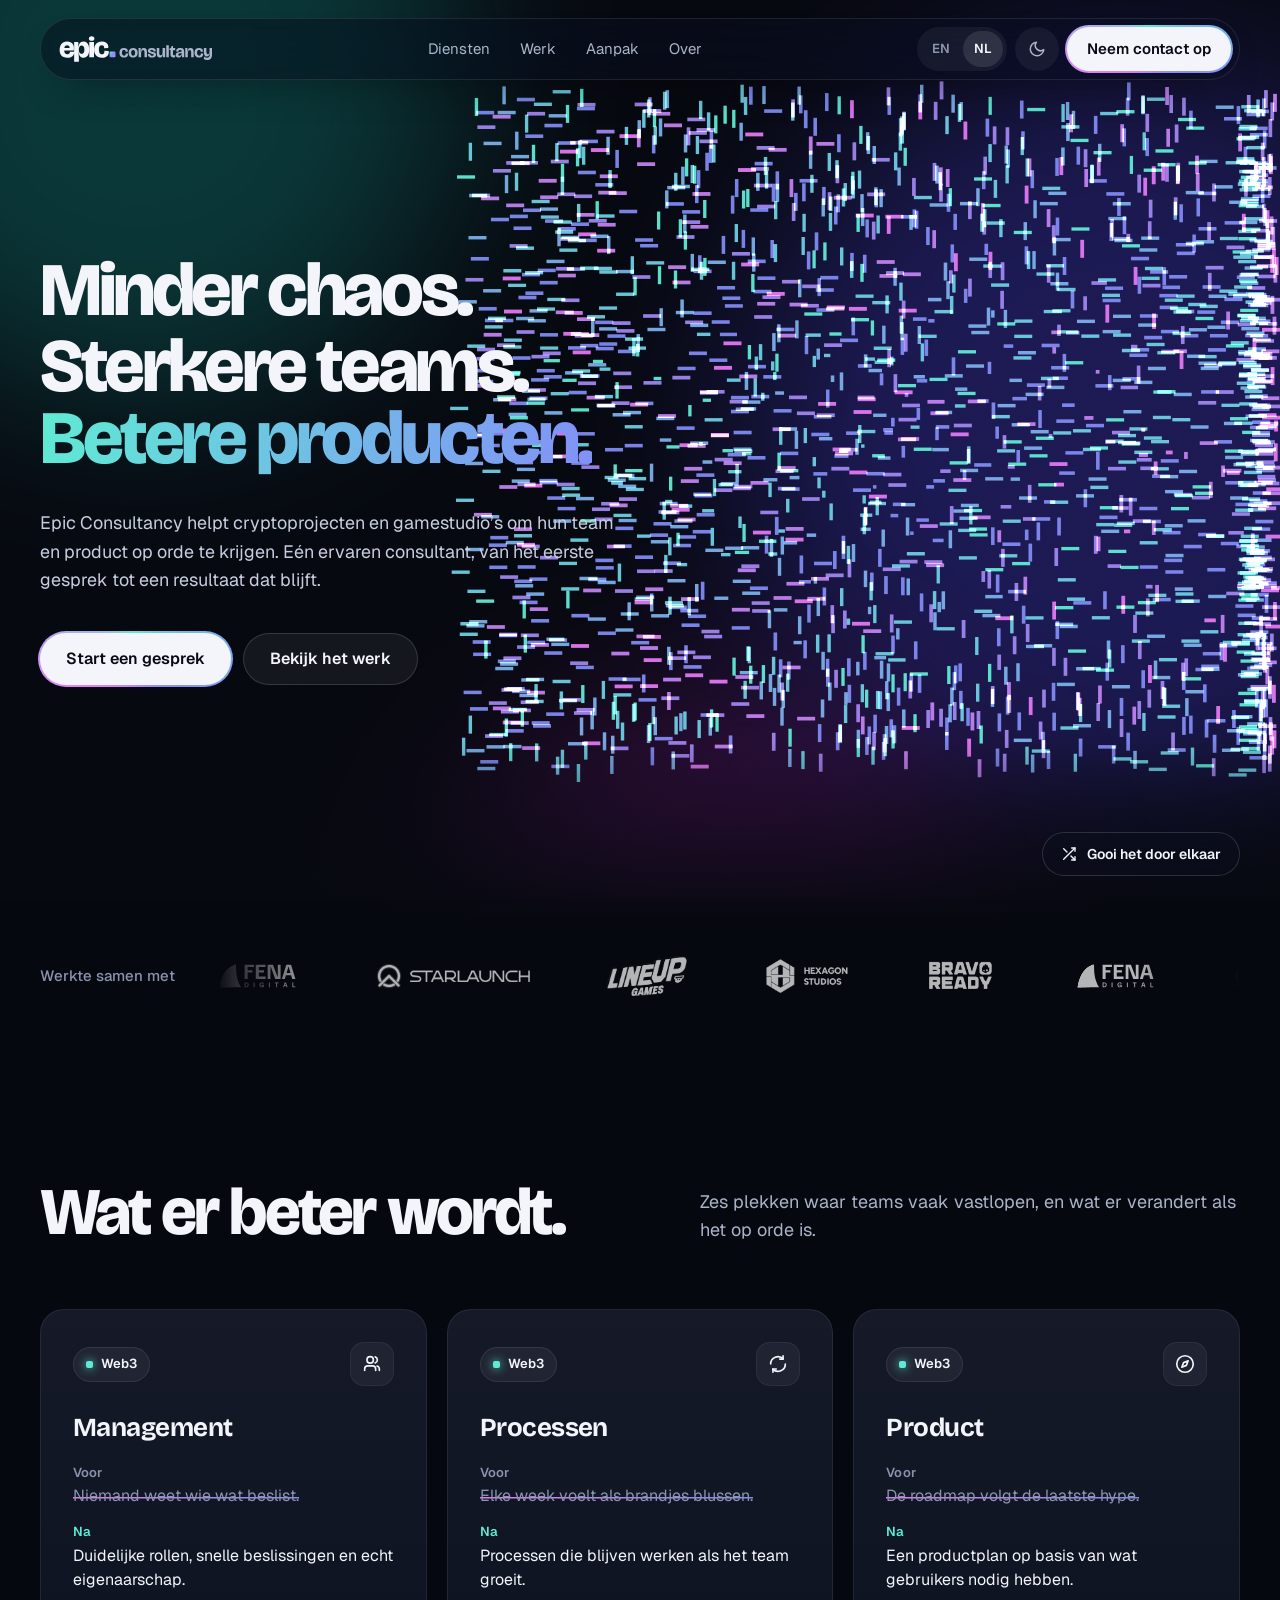
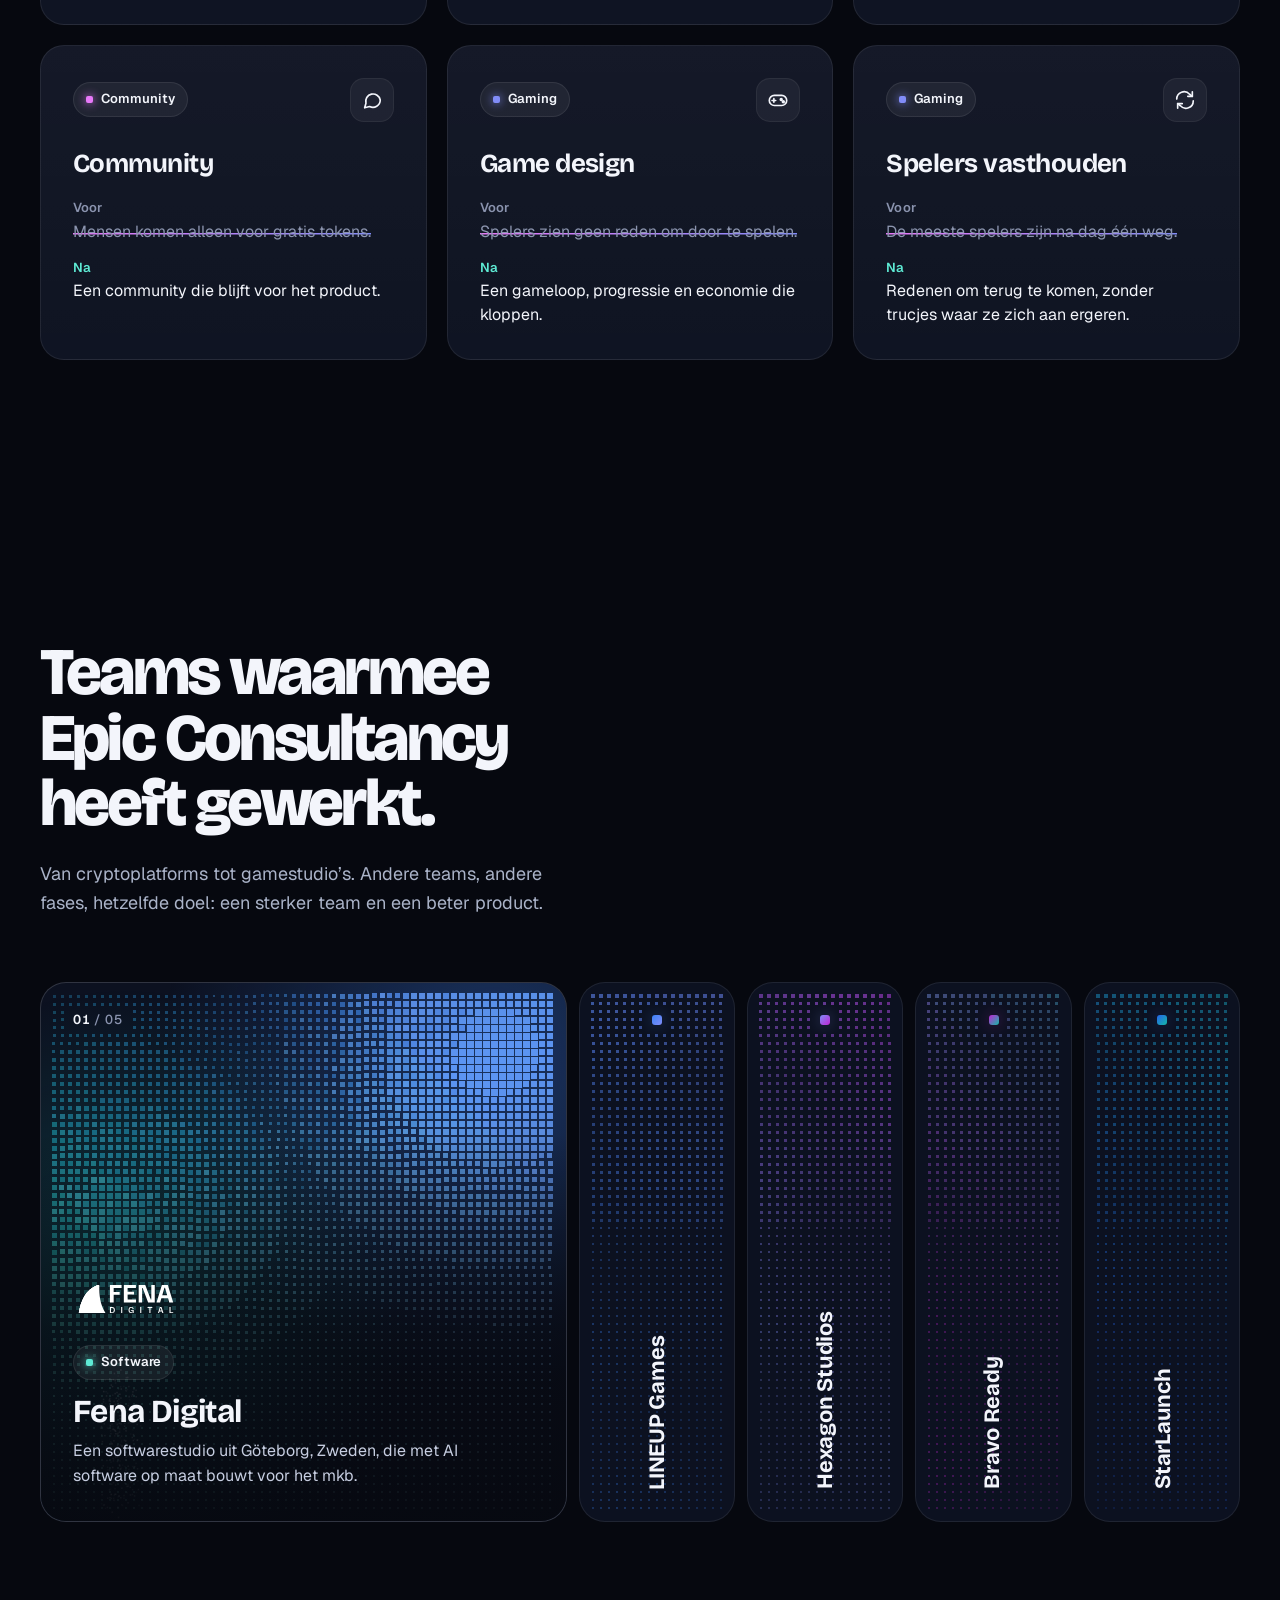
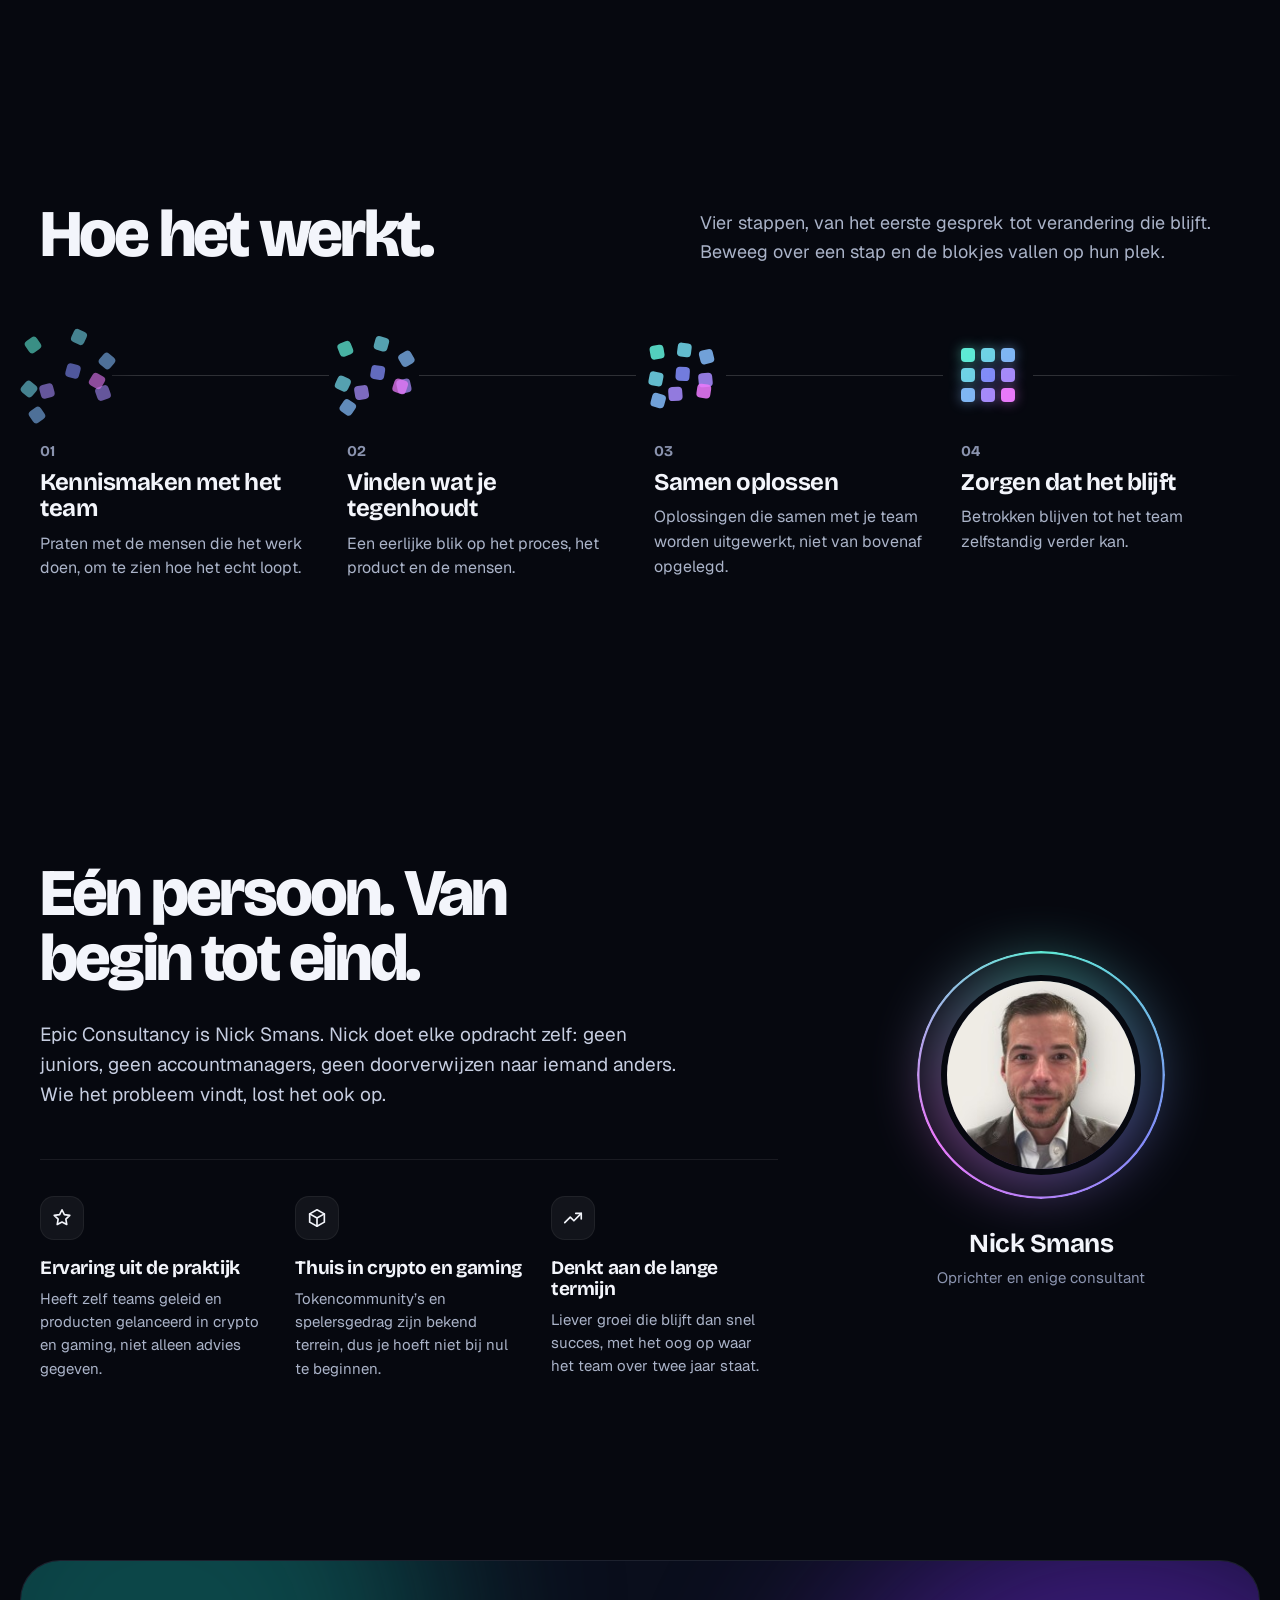
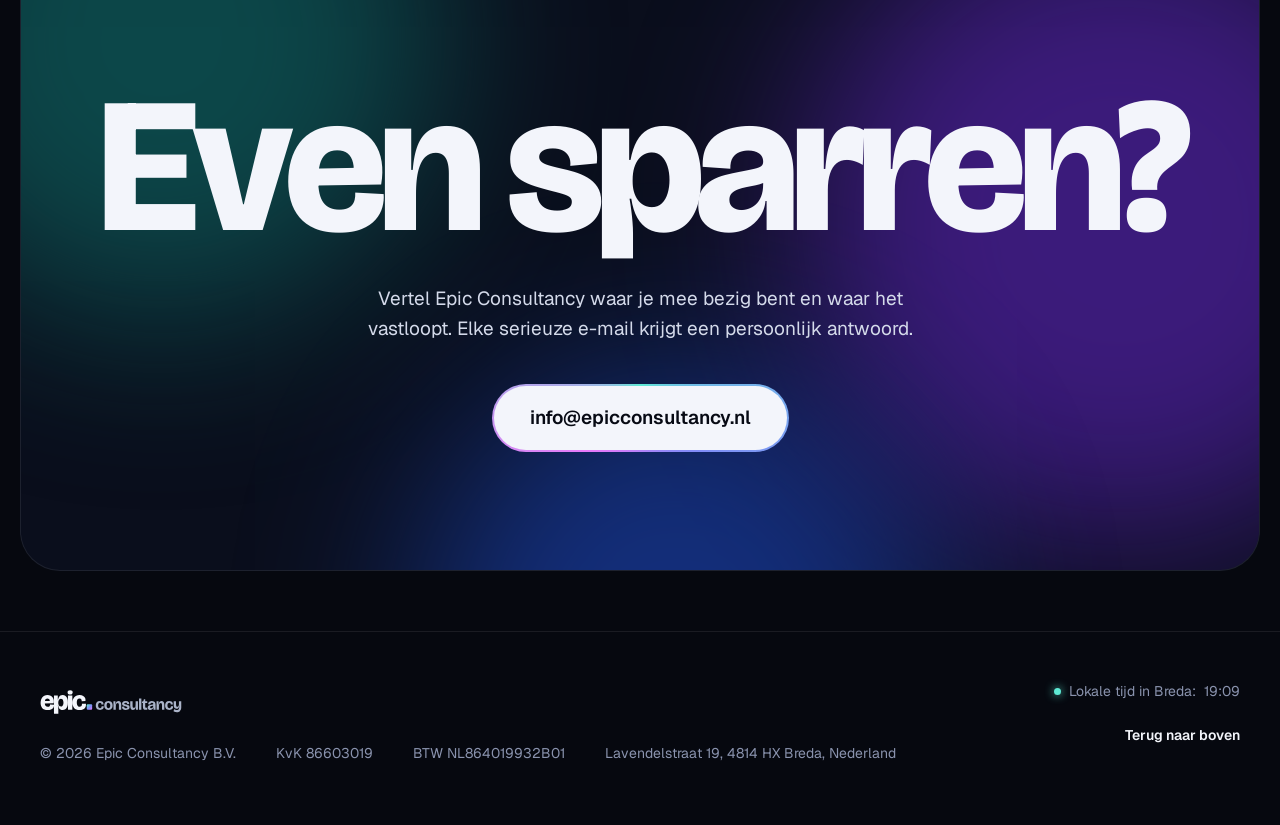
<file: nl/index.html>
<!doctype html>
<html lang="nl">
<head>
<meta charset="UTF-8">
<meta name="viewport" content="width=device-width, initial-scale=1">
<title>Epic Consultancy: team en product op orde, in crypto en gaming</title>
<meta name="description" content="Epic Consultancy helpt cryptoprojecten, projecten met een eigen token en gamestudio's om hun team en product op orde te krijgen.">
<link rel="canonical" href="https://epicconsultancy.nl/nl/">
<link rel="alternate" hreflang="en" href="https://epicconsultancy.nl/">
<link rel="alternate" hreflang="nl" href="https://epicconsultancy.nl/nl/">
<link rel="alternate" hreflang="x-default" href="https://epicconsultancy.nl/">
<meta property="og:title" content="Epic Consultancy: team en product op orde, in crypto en gaming">
<meta property="og:description" content="Epic Consultancy helpt cryptoprojecten, projecten met een eigen token en gamestudio's om hun team en product op orde te krijgen.">
<meta property="og:type" content="website">
<meta property="og:url" content="https://epicconsultancy.nl/nl/">
<meta property="og:locale" content="nl_NL">
<meta property="og:locale:alternate" content="en_US">
<meta property="og:image" content="https://epicconsultancy.nl/assets/og-nl.png?v=dee4974f">
<meta property="og:image:width" content="1200">
<meta property="og:image:height" content="630">
<meta property="og:image:alt" content="Epic Consultancy: Minder chaos. Sterkere teams. Betere producten.">
<meta name="twitter:card" content="summary_large_image">
<link rel="icon" type="image/svg+xml" href="../favicon.svg">
<link rel="apple-touch-icon" href="../apple-touch-icon.png">
<link rel="preconnect" href="https://fonts.googleapis.com">
<link rel="preconnect" href="https://fonts.gstatic.com" crossorigin>
<link href="https://fonts.googleapis.com/css2?family=Bricolage+Grotesque:opsz,wdth,wght@12..96,75..100,200..800&amp;family=Geist:wght@300..700&amp;display=swap" rel="stylesheet">
<script>try { if (localStorage.getItem('theme') === 'light') document.documentElement.setAttribute('data-theme', 'light'); } catch (e) {}</script>
<link rel="stylesheet" href="../site.css?v=100a2582">
<style>body { margin: 0; background: #06080F; } [data-theme="light"] body { background: #F3F5FA; }</style>
</head>
<body>
<div class="sp" data-on-mousemove="rootMove">
  <a class="sp-skip" href="#sp-main">Direct naar inhoud</a>
  <svg class="sp-grain" aria-hidden="true" focusable="false"><filter id="sp-noise"><feTurbulence type="fractalNoise" baseFrequency="0.85" numOctaves="3" stitchTiles="stitch"></feTurbulence><feColorMatrix type="saturate" values="0"></feColorMatrix></filter><rect width="100%" height="100%" filter="url(#sp-noise)"></rect></svg>
  <div class="sp-aura" aria-hidden="true"></div>
  <div class="sp-ring" aria-hidden="true"></div>
  <div class="sp-progress" aria-hidden="true"></div>

  <header class="sp-nav-wrap">
    <div class="sp-w">
      <nav class="sp-nav" aria-label="Hoofdmenu">
        <a class="sp-brand" href="#top" aria-label="Epic Consultancy, terug naar boven">
          <svg class="sp-wm" height="26" viewBox="0 -730 5270 890" aria-hidden="true" focusable="false"><defs><linearGradient id="sp-wg" x1="0" y1="0" x2="1" y2="1"><stop offset="0" stop-color="#5EEAD4"></stop><stop offset="0.55" stop-color="#818CF8"></stop><stop offset="1" stop-color="#E879F9"></stop></linearGradient></defs><path fill="currentColor" d="M287 14Q212 14 161.5 -7.5Q111 -29 80.0 -66.5Q49 -104 35.5 -152.0Q22 -200 22 -253Q22 -310 36.5 -362.0Q51 -414 81.5 -454.5Q112 -495 160.5 -518.5Q209 -542 277 -542Q345 -542 393.5 -518.5Q442 -495 471.0 -453.0Q500 -411 508.5 -356.0Q517 -301 506 -237L123 -231V-319L382 -324L361 -273Q367 -319 359.5 -350.5Q352 -382 332.0 -398.5Q312 -415 277 -415Q240 -415 218.0 -396.0Q196 -377 187.0 -342.5Q178 -308 178 -261Q178 -180 205.0 -143.0Q232 -106 288 -106Q312 -106 328.0 -112.0Q344 -118 354.0 -129.5Q364 -141 368.0 -157.5Q372 -174 371 -195L519 -187Q522 -154 512.5 -119.0Q503 -84 477.0 -54.0Q451 -24 404.5 -5.0Q358 14 287 14ZM518 148V-340V-528H660V-365H667Q678 -424 700.0 -463.5Q722 -503 756.5 -522.5Q791 -542 840 -542Q902 -542 945.5 -510.5Q989 -479 1011.5 -417.5Q1034 -356 1034 -266Q1034 -169 1008.5 -107.0Q983 -45 939.0 -15.5Q895 14 839 14Q794 14 759.5 -5.0Q725 -24 702.5 -63.5Q680 -103 671 -163H662Q667 -134 671.0 -102.5Q675 -71 677.5 -40.5Q680 -10 680 18V148ZM778 -119Q810 -119 830.5 -139.0Q851 -159 860.5 -191.5Q870 -224 870 -260Q870 -300 859.5 -332.5Q849 -365 828.5 -384.5Q808 -404 778 -404Q759 -404 741.0 -395.5Q723 -387 709.0 -369.5Q695 -352 686.5 -325.0Q678 -298 678 -260V-254Q678 -224 684.0 -202.0Q690 -180 700.0 -164.0Q710 -148 723.0 -138.0Q736 -128 750.0 -123.5Q764 -119 778 -119ZM1037 0V-528H1199V0ZM1117 -566Q1071 -566 1046.5 -585.5Q1022 -605 1022 -642Q1022 -680 1046.5 -699.5Q1071 -719 1117 -719Q1164 -719 1188.5 -699.0Q1213 -679 1213 -642Q1213 -606 1188.5 -586.0Q1164 -566 1117 -566ZM1469 14Q1398 14 1347.0 -7.5Q1296 -29 1264.0 -67.0Q1232 -105 1217.0 -154.0Q1202 -203 1202 -258Q1202 -314 1217.0 -364.5Q1232 -415 1263.5 -455.5Q1295 -496 1345.5 -519.0Q1396 -542 1467 -542Q1551 -542 1602.5 -510.5Q1654 -479 1674.5 -429.0Q1695 -379 1686 -321L1546 -310Q1548 -346 1538.5 -369.5Q1529 -393 1510.0 -404.5Q1491 -416 1464 -416Q1440 -416 1421.5 -407.0Q1403 -398 1390.5 -379.5Q1378 -361 1371.5 -333.0Q1365 -305 1365 -266Q1365 -216 1376.5 -180.0Q1388 -144 1411.5 -125.0Q1435 -106 1471 -106Q1508 -106 1527.0 -124.0Q1546 -142 1552.0 -169.5Q1558 -197 1554 -224L1703 -217Q1709 -173 1699.0 -131.5Q1689 -90 1660.5 -57.0Q1632 -24 1584.5 -5.0Q1537 14 1469 14Z"></path><rect x="1734" y="-200" width="200" height="200" rx="35" fill="url(#sp-wg)"></rect><path fill="#AAB3C8" transform="translate(2054 0) scale(0.6)" d="M286 14Q218 14 168.5 -7.0Q119 -28 87.0 -65.5Q55 -103 40.0 -152.0Q25 -201 25 -257Q25 -314 40.0 -364.5Q55 -415 86.0 -454.5Q117 -494 166.5 -516.5Q216 -539 284 -539Q364 -539 414.5 -508.5Q465 -478 486.0 -429.5Q507 -381 500 -325L374 -314Q375 -351 364.0 -375.5Q353 -400 332.0 -412.5Q311 -425 281 -425Q257 -425 236.5 -416.0Q216 -407 201.0 -387.5Q186 -368 178.0 -337.5Q170 -307 170 -264Q170 -209 184.0 -171.5Q198 -134 224.5 -114.5Q251 -95 288 -95Q328 -95 349.5 -113.5Q371 -132 379.0 -160.5Q387 -189 383 -219L516 -212Q521 -167 510.0 -126.5Q499 -86 471.0 -54.0Q443 -22 397.0 -4.0Q351 14 286 14ZM806 14Q731 14 672.5 -16.5Q614 -47 581.5 -108.0Q549 -169 549 -262Q549 -357 583.0 -418.0Q617 -479 675.5 -509.0Q734 -539 807 -539Q883 -539 941.0 -508.5Q999 -478 1031.5 -416.5Q1064 -355 1064 -262Q1064 -166 1030.0 -105.0Q996 -44 937.5 -15.0Q879 14 806 14ZM809 -94Q844 -94 868.0 -113.0Q892 -132 905.0 -168.0Q918 -204 918 -254Q918 -309 904.0 -346.5Q890 -384 864.5 -404.5Q839 -425 803 -425Q769 -425 744.5 -406.0Q720 -387 707.5 -350.5Q695 -314 695 -263Q695 -184 725.0 -139.0Q755 -94 809 -94ZM1117 0V-285L1116 -525H1240L1236 -303H1245Q1251 -383 1271.5 -435.0Q1292 -487 1329.5 -513.0Q1367 -539 1425 -539Q1511 -539 1554.0 -480.5Q1597 -422 1597 -304V0H1453V-288Q1453 -351 1434.5 -382.0Q1416 -413 1375 -413Q1340 -413 1314.5 -389.0Q1289 -365 1275.0 -313.0Q1261 -261 1261 -176V0ZM1884 14Q1832 14 1787.5 3.5Q1743 -7 1710.5 -30.0Q1678 -53 1661.0 -91.5Q1644 -130 1647 -184L1773 -196Q1774 -159 1788.0 -135.5Q1802 -112 1827.5 -101.5Q1853 -91 1889 -91Q1927 -91 1952.0 -103.5Q1977 -116 1977 -144Q1977 -161 1966.5 -171.0Q1956 -181 1932.0 -189.0Q1908 -197 1867 -207Q1819 -218 1779.0 -230.5Q1739 -243 1710.0 -260.5Q1681 -278 1665.5 -304.5Q1650 -331 1650 -370Q1650 -423 1678.5 -460.5Q1707 -498 1757.5 -518.5Q1808 -539 1874 -539Q1934 -539 1985.5 -520.0Q2037 -501 2067.0 -458.5Q2097 -416 2090 -346L1966 -334Q1969 -366 1957.0 -388.0Q1945 -410 1921.5 -421.5Q1898 -433 1866 -433Q1828 -433 1806.5 -418.5Q1785 -404 1785 -381Q1785 -362 1798.5 -350.0Q1812 -338 1838.0 -330.5Q1864 -323 1904 -314Q1938 -307 1974.5 -296.5Q2011 -286 2042.5 -268.5Q2074 -251 2093.5 -221.5Q2113 -192 2113 -146Q2113 -98 2086.5 -61.5Q2060 -25 2009.0 -5.5Q1958 14 1884 14ZM2325 14Q2238 14 2196.0 -47.5Q2154 -109 2154 -237V-525H2299V-239Q2299 -170 2317.5 -141.5Q2336 -113 2373 -113Q2399 -113 2419.5 -126.0Q2440 -139 2455.5 -165.0Q2471 -191 2479.0 -232.0Q2487 -273 2487 -330V-525H2631V-245V0H2507L2510 -210H2503Q2496 -132 2474.5 -82.5Q2453 -33 2416.0 -9.5Q2379 14 2325 14ZM2698 0V-695H2842V0ZM3111 11Q3024 11 2980.5 -34.0Q2937 -79 2937 -173V-411H2878V-505H2886Q2941 -511 2964.5 -540.5Q2988 -570 2993 -630L2994 -643H3080V-525H3205V-408H3080V-186Q3080 -148 3098.5 -131.0Q3117 -114 3145 -114Q3160 -114 3175.5 -118.5Q3191 -123 3205 -131V-3Q3176 5 3153.0 8.0Q3130 11 3111 11ZM3395 14Q3354 14 3318.5 -0.5Q3283 -15 3260.5 -46.0Q3238 -77 3238 -129Q3238 -177 3256.5 -207.5Q3275 -238 3307.0 -256.0Q3339 -274 3377.0 -284.0Q3415 -294 3454 -301Q3507 -311 3533.5 -316.5Q3560 -322 3569.0 -330.5Q3578 -339 3578 -354Q3578 -388 3554.0 -405.5Q3530 -423 3491 -423Q3468 -423 3444.0 -414.5Q3420 -406 3404.5 -384.0Q3389 -362 3389 -323L3260 -334Q3260 -394 3280.5 -433.5Q3301 -473 3336.0 -496.0Q3371 -519 3413.0 -529.0Q3455 -539 3496 -539Q3570 -539 3619.5 -511.5Q3669 -484 3694.0 -431.0Q3719 -378 3719 -301V-206Q3719 -172 3719.0 -137.5Q3719 -103 3719.5 -68.5Q3720 -34 3720 0H3593Q3594 -38 3595.0 -77.0Q3596 -116 3596 -158H3590Q3585 -111 3559.0 -72.0Q3533 -33 3491.0 -9.5Q3449 14 3395 14ZM3451 -93Q3471 -93 3493.5 -101.5Q3516 -110 3535.0 -127.5Q3554 -145 3566.0 -173.5Q3578 -202 3578 -243L3579 -266L3605 -271Q3597 -257 3576.5 -249.0Q3556 -241 3531.0 -236.5Q3506 -232 3480.0 -227.0Q3454 -222 3432.0 -214.0Q3410 -206 3396.5 -191.5Q3383 -177 3383 -152Q3383 -124 3402.0 -108.5Q3421 -93 3451 -93ZM3781 0V-285L3780 -525H3904L3900 -303H3909Q3915 -383 3935.5 -435.0Q3956 -487 3993.5 -513.0Q4031 -539 4089 -539Q4175 -539 4218.0 -480.5Q4261 -422 4261 -304V0H4117V-288Q4117 -351 4098.5 -382.0Q4080 -413 4039 -413Q4004 -413 3978.5 -389.0Q3953 -365 3939.0 -313.0Q3925 -261 3925 -176V0ZM4571 14Q4503 14 4453.5 -7.0Q4404 -28 4372.0 -65.5Q4340 -103 4325.0 -152.0Q4310 -201 4310 -257Q4310 -314 4325.0 -364.5Q4340 -415 4371.0 -454.5Q4402 -494 4451.5 -516.5Q4501 -539 4569 -539Q4649 -539 4699.5 -508.5Q4750 -478 4771.0 -429.5Q4792 -381 4785 -325L4659 -314Q4660 -351 4649.0 -375.5Q4638 -400 4617.0 -412.5Q4596 -425 4566 -425Q4542 -425 4521.5 -416.0Q4501 -407 4486.0 -387.5Q4471 -368 4463.0 -337.5Q4455 -307 4455 -264Q4455 -209 4469.0 -171.5Q4483 -134 4509.5 -114.5Q4536 -95 4573 -95Q4613 -95 4634.5 -113.5Q4656 -132 4664.0 -160.5Q4672 -189 4668 -219L4801 -212Q4806 -167 4795.0 -126.5Q4784 -86 4756.0 -54.0Q4728 -22 4682.0 -4.0Q4636 14 4571 14ZM5033 154Q5001 154 4965.0 148.5Q4929 143 4894.0 130.0Q4859 117 4830 98L4869 -43Q4903 -8 4946.5 6.5Q4990 21 5027 21Q5080 21 5114.5 -1.0Q5149 -23 5165.5 -63.0Q5182 -103 5182 -159L5184 -258H5176Q5172 -186 5150.5 -140.5Q5129 -95 5093.0 -73.5Q5057 -52 5011 -52Q4953 -52 4915.5 -81.5Q4878 -111 4859.5 -168.5Q4841 -226 4841 -310V-525H4984V-346Q4984 -259 5004.0 -218.5Q5024 -178 5067 -178Q5090 -178 5108.5 -189.5Q5127 -201 5139.0 -225.0Q5151 -249 5157.5 -284.5Q5164 -320 5164 -367V-525H5307V-154Q5307 -105 5297.5 -59.5Q5288 -14 5268.0 24.5Q5248 63 5216.0 92.5Q5184 122 5138.5 138.0Q5093 154 5033 154Z"></path></svg>
        </a>
        <div class="sp-links">
          <a href="#services">Diensten</a>
          <a href="#work">Werk</a>
          <a href="#how">Aanpak</a>
          <a href="#about">Over</a>
        </div>
        <div class="sp-right">
          <div class="sp-lang" role="group" aria-label="Taal">
            <a href="../" lang="en" hreflang="en" aria-label="English">EN</a>
            <span aria-current="page">NL</span>
          </div>
          <button class="sp-theme" type="button" aria-pressed="false" aria-label="Licht thema">
            <svg class="sp-moon" width="18" height="18" viewBox="0 0 24 24" fill="none" stroke="currentColor" stroke-width="2" stroke-linecap="round" stroke-linejoin="round" aria-hidden="true" focusable="false"><path d="M21 12.8A9 9 0 1 1 11.2 3a7 7 0 0 0 9.8 9.8z"></path></svg>
            <svg class="sp-sun" width="18" height="18" viewBox="0 0 24 24" fill="none" stroke="currentColor" stroke-width="2" stroke-linecap="round" stroke-linejoin="round" aria-hidden="true" focusable="false"><circle cx="12" cy="12" r="4"></circle><path d="M12 2v2M12 20v2M4.9 4.9l1.4 1.4M17.7 17.7l1.4 1.4M2 12h2M20 12h2M4.9 19.1l1.4-1.4M17.7 6.3l1.4-1.4"></path></svg>
          </button>
          <a class="sp-btn sp-btn-primary sp-btn-sm sp-nav-cta" href="#contact" data-on-mousemove="mag" data-on-mouseleave="magLeave">Neem contact op</a>
        </div>
      </nav>
    </div>
  </header>

  <main id="sp-main">
    <section class="sp-hero" id="top" aria-labelledby="sp-hero-title" data-on-mousemove="heroMove" data-on-mouseleave="heroLeave">
      <div class="sp-glow" aria-hidden="true"><span class="sp-g sp-g1"></span><span class="sp-g sp-g2"></span><span class="sp-g sp-g3"></span></div>
      <svg class="sp-fallback" viewBox="0 -730 5270 890" aria-hidden="true" focusable="false"><path fill="currentColor" d="M287 14Q212 14 161.5 -7.5Q111 -29 80.0 -66.5Q49 -104 35.5 -152.0Q22 -200 22 -253Q22 -310 36.5 -362.0Q51 -414 81.5 -454.5Q112 -495 160.5 -518.5Q209 -542 277 -542Q345 -542 393.5 -518.5Q442 -495 471.0 -453.0Q500 -411 508.5 -356.0Q517 -301 506 -237L123 -231V-319L382 -324L361 -273Q367 -319 359.5 -350.5Q352 -382 332.0 -398.5Q312 -415 277 -415Q240 -415 218.0 -396.0Q196 -377 187.0 -342.5Q178 -308 178 -261Q178 -180 205.0 -143.0Q232 -106 288 -106Q312 -106 328.0 -112.0Q344 -118 354.0 -129.5Q364 -141 368.0 -157.5Q372 -174 371 -195L519 -187Q522 -154 512.5 -119.0Q503 -84 477.0 -54.0Q451 -24 404.5 -5.0Q358 14 287 14ZM518 148V-340V-528H660V-365H667Q678 -424 700.0 -463.5Q722 -503 756.5 -522.5Q791 -542 840 -542Q902 -542 945.5 -510.5Q989 -479 1011.5 -417.5Q1034 -356 1034 -266Q1034 -169 1008.5 -107.0Q983 -45 939.0 -15.5Q895 14 839 14Q794 14 759.5 -5.0Q725 -24 702.5 -63.5Q680 -103 671 -163H662Q667 -134 671.0 -102.5Q675 -71 677.5 -40.5Q680 -10 680 18V148ZM778 -119Q810 -119 830.5 -139.0Q851 -159 860.5 -191.5Q870 -224 870 -260Q870 -300 859.5 -332.5Q849 -365 828.5 -384.5Q808 -404 778 -404Q759 -404 741.0 -395.5Q723 -387 709.0 -369.5Q695 -352 686.5 -325.0Q678 -298 678 -260V-254Q678 -224 684.0 -202.0Q690 -180 700.0 -164.0Q710 -148 723.0 -138.0Q736 -128 750.0 -123.5Q764 -119 778 -119ZM1037 0V-528H1199V0ZM1117 -566Q1071 -566 1046.5 -585.5Q1022 -605 1022 -642Q1022 -680 1046.5 -699.5Q1071 -719 1117 -719Q1164 -719 1188.5 -699.0Q1213 -679 1213 -642Q1213 -606 1188.5 -586.0Q1164 -566 1117 -566ZM1469 14Q1398 14 1347.0 -7.5Q1296 -29 1264.0 -67.0Q1232 -105 1217.0 -154.0Q1202 -203 1202 -258Q1202 -314 1217.0 -364.5Q1232 -415 1263.5 -455.5Q1295 -496 1345.5 -519.0Q1396 -542 1467 -542Q1551 -542 1602.5 -510.5Q1654 -479 1674.5 -429.0Q1695 -379 1686 -321L1546 -310Q1548 -346 1538.5 -369.5Q1529 -393 1510.0 -404.5Q1491 -416 1464 -416Q1440 -416 1421.5 -407.0Q1403 -398 1390.5 -379.5Q1378 -361 1371.5 -333.0Q1365 -305 1365 -266Q1365 -216 1376.5 -180.0Q1388 -144 1411.5 -125.0Q1435 -106 1471 -106Q1508 -106 1527.0 -124.0Q1546 -142 1552.0 -169.5Q1558 -197 1554 -224L1703 -217Q1709 -173 1699.0 -131.5Q1689 -90 1660.5 -57.0Q1632 -24 1584.5 -5.0Q1537 14 1469 14Z"></path><rect x="1734" y="-200" width="200" height="200" rx="35" fill="url(#sp-wg)"></rect><path fill="#AAB3C8" transform="translate(2054 0) scale(0.6)" d="M286 14Q218 14 168.5 -7.0Q119 -28 87.0 -65.5Q55 -103 40.0 -152.0Q25 -201 25 -257Q25 -314 40.0 -364.5Q55 -415 86.0 -454.5Q117 -494 166.5 -516.5Q216 -539 284 -539Q364 -539 414.5 -508.5Q465 -478 486.0 -429.5Q507 -381 500 -325L374 -314Q375 -351 364.0 -375.5Q353 -400 332.0 -412.5Q311 -425 281 -425Q257 -425 236.5 -416.0Q216 -407 201.0 -387.5Q186 -368 178.0 -337.5Q170 -307 170 -264Q170 -209 184.0 -171.5Q198 -134 224.5 -114.5Q251 -95 288 -95Q328 -95 349.5 -113.5Q371 -132 379.0 -160.5Q387 -189 383 -219L516 -212Q521 -167 510.0 -126.5Q499 -86 471.0 -54.0Q443 -22 397.0 -4.0Q351 14 286 14ZM806 14Q731 14 672.5 -16.5Q614 -47 581.5 -108.0Q549 -169 549 -262Q549 -357 583.0 -418.0Q617 -479 675.5 -509.0Q734 -539 807 -539Q883 -539 941.0 -508.5Q999 -478 1031.5 -416.5Q1064 -355 1064 -262Q1064 -166 1030.0 -105.0Q996 -44 937.5 -15.0Q879 14 806 14ZM809 -94Q844 -94 868.0 -113.0Q892 -132 905.0 -168.0Q918 -204 918 -254Q918 -309 904.0 -346.5Q890 -384 864.5 -404.5Q839 -425 803 -425Q769 -425 744.5 -406.0Q720 -387 707.5 -350.5Q695 -314 695 -263Q695 -184 725.0 -139.0Q755 -94 809 -94ZM1117 0V-285L1116 -525H1240L1236 -303H1245Q1251 -383 1271.5 -435.0Q1292 -487 1329.5 -513.0Q1367 -539 1425 -539Q1511 -539 1554.0 -480.5Q1597 -422 1597 -304V0H1453V-288Q1453 -351 1434.5 -382.0Q1416 -413 1375 -413Q1340 -413 1314.5 -389.0Q1289 -365 1275.0 -313.0Q1261 -261 1261 -176V0ZM1884 14Q1832 14 1787.5 3.5Q1743 -7 1710.5 -30.0Q1678 -53 1661.0 -91.5Q1644 -130 1647 -184L1773 -196Q1774 -159 1788.0 -135.5Q1802 -112 1827.5 -101.5Q1853 -91 1889 -91Q1927 -91 1952.0 -103.5Q1977 -116 1977 -144Q1977 -161 1966.5 -171.0Q1956 -181 1932.0 -189.0Q1908 -197 1867 -207Q1819 -218 1779.0 -230.5Q1739 -243 1710.0 -260.5Q1681 -278 1665.5 -304.5Q1650 -331 1650 -370Q1650 -423 1678.5 -460.5Q1707 -498 1757.5 -518.5Q1808 -539 1874 -539Q1934 -539 1985.5 -520.0Q2037 -501 2067.0 -458.5Q2097 -416 2090 -346L1966 -334Q1969 -366 1957.0 -388.0Q1945 -410 1921.5 -421.5Q1898 -433 1866 -433Q1828 -433 1806.5 -418.5Q1785 -404 1785 -381Q1785 -362 1798.5 -350.0Q1812 -338 1838.0 -330.5Q1864 -323 1904 -314Q1938 -307 1974.5 -296.5Q2011 -286 2042.5 -268.5Q2074 -251 2093.5 -221.5Q2113 -192 2113 -146Q2113 -98 2086.5 -61.5Q2060 -25 2009.0 -5.5Q1958 14 1884 14ZM2325 14Q2238 14 2196.0 -47.5Q2154 -109 2154 -237V-525H2299V-239Q2299 -170 2317.5 -141.5Q2336 -113 2373 -113Q2399 -113 2419.5 -126.0Q2440 -139 2455.5 -165.0Q2471 -191 2479.0 -232.0Q2487 -273 2487 -330V-525H2631V-245V0H2507L2510 -210H2503Q2496 -132 2474.5 -82.5Q2453 -33 2416.0 -9.5Q2379 14 2325 14ZM2698 0V-695H2842V0ZM3111 11Q3024 11 2980.5 -34.0Q2937 -79 2937 -173V-411H2878V-505H2886Q2941 -511 2964.5 -540.5Q2988 -570 2993 -630L2994 -643H3080V-525H3205V-408H3080V-186Q3080 -148 3098.5 -131.0Q3117 -114 3145 -114Q3160 -114 3175.5 -118.5Q3191 -123 3205 -131V-3Q3176 5 3153.0 8.0Q3130 11 3111 11ZM3395 14Q3354 14 3318.5 -0.5Q3283 -15 3260.5 -46.0Q3238 -77 3238 -129Q3238 -177 3256.5 -207.5Q3275 -238 3307.0 -256.0Q3339 -274 3377.0 -284.0Q3415 -294 3454 -301Q3507 -311 3533.5 -316.5Q3560 -322 3569.0 -330.5Q3578 -339 3578 -354Q3578 -388 3554.0 -405.5Q3530 -423 3491 -423Q3468 -423 3444.0 -414.5Q3420 -406 3404.5 -384.0Q3389 -362 3389 -323L3260 -334Q3260 -394 3280.5 -433.5Q3301 -473 3336.0 -496.0Q3371 -519 3413.0 -529.0Q3455 -539 3496 -539Q3570 -539 3619.5 -511.5Q3669 -484 3694.0 -431.0Q3719 -378 3719 -301V-206Q3719 -172 3719.0 -137.5Q3719 -103 3719.5 -68.5Q3720 -34 3720 0H3593Q3594 -38 3595.0 -77.0Q3596 -116 3596 -158H3590Q3585 -111 3559.0 -72.0Q3533 -33 3491.0 -9.5Q3449 14 3395 14ZM3451 -93Q3471 -93 3493.5 -101.5Q3516 -110 3535.0 -127.5Q3554 -145 3566.0 -173.5Q3578 -202 3578 -243L3579 -266L3605 -271Q3597 -257 3576.5 -249.0Q3556 -241 3531.0 -236.5Q3506 -232 3480.0 -227.0Q3454 -222 3432.0 -214.0Q3410 -206 3396.5 -191.5Q3383 -177 3383 -152Q3383 -124 3402.0 -108.5Q3421 -93 3451 -93ZM3781 0V-285L3780 -525H3904L3900 -303H3909Q3915 -383 3935.5 -435.0Q3956 -487 3993.5 -513.0Q4031 -539 4089 -539Q4175 -539 4218.0 -480.5Q4261 -422 4261 -304V0H4117V-288Q4117 -351 4098.5 -382.0Q4080 -413 4039 -413Q4004 -413 3978.5 -389.0Q3953 -365 3939.0 -313.0Q3925 -261 3925 -176V0ZM4571 14Q4503 14 4453.5 -7.0Q4404 -28 4372.0 -65.5Q4340 -103 4325.0 -152.0Q4310 -201 4310 -257Q4310 -314 4325.0 -364.5Q4340 -415 4371.0 -454.5Q4402 -494 4451.5 -516.5Q4501 -539 4569 -539Q4649 -539 4699.5 -508.5Q4750 -478 4771.0 -429.5Q4792 -381 4785 -325L4659 -314Q4660 -351 4649.0 -375.5Q4638 -400 4617.0 -412.5Q4596 -425 4566 -425Q4542 -425 4521.5 -416.0Q4501 -407 4486.0 -387.5Q4471 -368 4463.0 -337.5Q4455 -307 4455 -264Q4455 -209 4469.0 -171.5Q4483 -134 4509.5 -114.5Q4536 -95 4573 -95Q4613 -95 4634.5 -113.5Q4656 -132 4664.0 -160.5Q4672 -189 4668 -219L4801 -212Q4806 -167 4795.0 -126.5Q4784 -86 4756.0 -54.0Q4728 -22 4682.0 -4.0Q4636 14 4571 14ZM5033 154Q5001 154 4965.0 148.5Q4929 143 4894.0 130.0Q4859 117 4830 98L4869 -43Q4903 -8 4946.5 6.5Q4990 21 5027 21Q5080 21 5114.5 -1.0Q5149 -23 5165.5 -63.0Q5182 -103 5182 -159L5184 -258H5176Q5172 -186 5150.5 -140.5Q5129 -95 5093.0 -73.5Q5057 -52 5011 -52Q4953 -52 4915.5 -81.5Q4878 -111 4859.5 -168.5Q4841 -226 4841 -310V-525H4984V-346Q4984 -259 5004.0 -218.5Q5024 -178 5067 -178Q5090 -178 5108.5 -189.5Q5127 -201 5139.0 -225.0Q5151 -249 5157.5 -284.5Q5164 -320 5164 -367V-525H5307V-154Q5307 -105 5297.5 -59.5Q5288 -14 5268.0 24.5Q5248 63 5216.0 92.5Q5184 122 5138.5 138.0Q5093 154 5033 154Z"></path></svg>
      <canvas class="sp-swarm" data-ref="setCanvas" aria-hidden="true"></canvas>
      <div class="sp-hero-fade" aria-hidden="true"></div>

      <div class="sp-w sp-hero-inner">
        <h1 class="sp-h1" id="sp-hero-title" aria-label="Minder chaos. Sterkere teams. Betere producten.">
          <span class="sp-l1" aria-hidden="true"><span class="sp-word"><span class="sp-ch" style="--dx:-70px;--dy:-90px;--r:-28deg;--d:0.0s">M</span><span class="sp-ch" style="--dx:34px;--dy:-120px;--r:18deg;--d:0.04s">i</span><span class="sp-ch" style="--dx:-26px;--dy:96px;--r:-40deg;--d:0.08s">n</span><span class="sp-ch" style="--dx:76px;--dy:64px;--r:30deg;--d:0.12s">d</span><span class="sp-ch" style="--dx:-96px;--dy:44px;--r:22deg;--d:0.16s">e</span><span class="sp-ch" style="--dx:44px;--dy:-78px;--r:-16deg;--d:0.2s">r</span></span> <span class="sp-word"><span class="sp-ch" style="--dx:-34px;--dy:126px;--r:36deg;--d:0.24s">c</span><span class="sp-ch" style="--dx:98px;--dy:-46px;--r:-26deg;--d:0.28s">h</span><span class="sp-ch" style="--dx:-56px;--dy:-66px;--r:14deg;--d:0.32s">a</span><span class="sp-ch" style="--dx:66px;--dy:98px;--r:42deg;--d:0.36s">o</span><span class="sp-ch" style="--dx:-84px;--dy:-34px;--r:-20deg;--d:0.4s">s</span><span class="sp-ch" style="--dx:52px;--dy:112px;--r:26deg;--d:0.44s">.</span></span></span>
          <span class="sp-line sp-l2" aria-hidden="true"><span>Sterkere teams.</span></span>
          <span class="sp-line sp-l3" aria-hidden="true"><span class="sp-gradtext">Betere producten.</span></span>
        </h1>
        <p class="sp-lead">Epic Consultancy helpt cryptoprojecten en gamestudio&#8217;s om hun team en product op orde te krijgen. Eén ervaren consultant, van het eerste gesprek tot een resultaat dat blijft.</p>
        <div class="sp-actions">
          <a class="sp-btn sp-btn-primary" href="#contact" data-on-mousemove="mag" data-on-mouseleave="magLeave">Start een gesprek</a>
          <a class="sp-btn sp-btn-ghost" href="#work" data-on-mousemove="mag" data-on-mouseleave="magLeave">Bekijk het werk</a>
        </div>
      </div>

      <button class="sp-shake" type="button" data-on-click="burst" data-on-mousemove="mag" data-on-mouseleave="magLeave">
        <svg width="16" height="16" viewBox="0 0 24 24" fill="none" stroke="currentColor" stroke-width="2" stroke-linecap="round" stroke-linejoin="round" aria-hidden="true" focusable="false"><path d="M16 3h5v5"></path><path d="M4 20L21 3"></path><path d="M21 16v5h-5"></path><path d="M15 15l6 6"></path><path d="M4 4l5 5"></path></svg>
        Gooi het door elkaar
      </button>
    </section>

    <section class="sp-proof" aria-label="Werkte samen met">
      <div class="sp-w sp-proof-row">
        <p class="sp-proof-label">Werkte samen met</p>
        <div class="sp-marquee">
          <div class="sp-track">
            <div class="sp-set">
              <img src="../assets/logos/fena.svg" alt="Fena Digital" style="height:32px;width:85px">
              <img src="../assets/logos/starlaunch.png" alt="StarLaunch" style="height:26px;width:154px">
              <img src="../assets/logos/lineup.png" alt="LINEUP Games" style="height:40px;width:83px">
              <img src="../assets/logos/hexagon.png" alt="Hexagon Studios" style="height:34px;width:83px">
              <img src="../assets/logos/bravoready.png" alt="Bravo Ready" style="height:38px;width:73px">
            </div>
            <div class="sp-set" aria-hidden="true">
              <img src="../assets/logos/fena.svg" alt="" style="height:32px;width:85px">
              <img src="../assets/logos/starlaunch.png" alt="" style="height:26px;width:154px">
              <img src="../assets/logos/lineup.png" alt="" style="height:40px;width:83px">
              <img src="../assets/logos/hexagon.png" alt="" style="height:34px;width:83px">
              <img src="../assets/logos/bravoready.png" alt="" style="height:38px;width:73px">
            </div>
            <div class="sp-set" aria-hidden="true">
              <img src="../assets/logos/fena.svg" alt="" style="height:32px;width:85px">
              <img src="../assets/logos/starlaunch.png" alt="" style="height:26px;width:154px">
              <img src="../assets/logos/lineup.png" alt="" style="height:40px;width:83px">
              <img src="../assets/logos/hexagon.png" alt="" style="height:34px;width:83px">
              <img src="../assets/logos/bravoready.png" alt="" style="height:38px;width:73px">
            </div>
          </div>
        </div>
      </div>
    </section>

    <section class="sp-sec" id="services" aria-labelledby="sp-services-title">
      <div class="sp-w">
        <div class="sp-head sp-rv">
          <h2 class="sp-h2" id="sp-services-title">Wat er beter wordt.</h2>
          <p class="sp-intro">Zes plekken waar teams vaak vastlopen, en wat er verandert als het op orde is.</p>
        </div>
        <div class="sp-cards sp-rv">
          <article class="sp-card" style="--i:0" data-on-mousemove="spot">
            <div class="sp-card-top">
              <span class="sp-tag" style="--tc:#5EEAD4">Web3</span>
              <span class="sp-ico" aria-hidden="true"><svg width="22" height="22" viewBox="0 0 24 24" fill="none" stroke="currentColor" stroke-width="1.8" stroke-linecap="round" stroke-linejoin="round"><path d="M16 19v-1.5a3.5 3.5 0 0 0-3.5-3.5h-5A3.5 3.5 0 0 0 4 17.5V19"></path><circle cx="10" cy="7.5" r="3.5"></circle><path d="M20 19v-1.5a3.5 3.5 0 0 0-2.5-3.35"></path><path d="M15.5 4.2a3.5 3.5 0 0 1 0 6.6"></path></svg></span>
            </div>
            <h3 class="sp-h3">Management</h3>
            <div class="sp-ba">
              <p class="sp-before"><span class="sp-bl">Voor</span><span class="sp-strike">Niemand weet wie wat beslist.</span></p>
              <p class="sp-after"><span class="sp-bl">Na</span>Duidelijke rollen, snelle beslissingen en echt eigenaarschap.</p>
            </div>
          </article>
          <article class="sp-card" style="--i:1" data-on-mousemove="spot">
            <div class="sp-card-top">
              <span class="sp-tag" style="--tc:#5EEAD4">Web3</span>
              <span class="sp-ico" aria-hidden="true"><svg width="22" height="22" viewBox="0 0 24 24" fill="none" stroke="currentColor" stroke-width="1.8" stroke-linecap="round" stroke-linejoin="round"><path d="M20 12a8 8 0 0 1-13.7 5.6"></path><path d="M4 12a8 8 0 0 1 13.7-5.6"></path><path d="M17.5 3v3.6h-3.6"></path><path d="M6.5 21v-3.6h3.6"></path></svg></span>
            </div>
            <h3 class="sp-h3">Processen</h3>
            <div class="sp-ba">
              <p class="sp-before"><span class="sp-bl">Voor</span><span class="sp-strike">Elke week voelt als brandjes blussen.</span></p>
              <p class="sp-after"><span class="sp-bl">Na</span>Processen die blijven werken als het team groeit.</p>
            </div>
          </article>
          <article class="sp-card" style="--i:2" data-on-mousemove="spot">
            <div class="sp-card-top">
              <span class="sp-tag" style="--tc:#5EEAD4">Web3</span>
              <span class="sp-ico" aria-hidden="true"><svg width="22" height="22" viewBox="0 0 24 24" fill="none" stroke="currentColor" stroke-width="1.8" stroke-linecap="round" stroke-linejoin="round"><circle cx="12" cy="12" r="9"></circle><path d="M15.5 8.5l-2 5-5 2 2-5z"></path></svg></span>
            </div>
            <h3 class="sp-h3">Product</h3>
            <div class="sp-ba">
              <p class="sp-before"><span class="sp-bl">Voor</span><span class="sp-strike">De roadmap volgt de laatste hype.</span></p>
              <p class="sp-after"><span class="sp-bl">Na</span>Een productplan op basis van wat gebruikers nodig hebben.</p>
            </div>
          </article>
          <article class="sp-card" style="--i:3" data-on-mousemove="spot">
            <div class="sp-card-top">
              <span class="sp-tag" style="--tc:#E879F9">Community</span>
              <span class="sp-ico" aria-hidden="true"><svg width="22" height="22" viewBox="0 0 24 24" fill="none" stroke="currentColor" stroke-width="1.8" stroke-linecap="round" stroke-linejoin="round"><path d="M21 12a8 8 0 0 1-11.6 7.1L4 20.5l1.4-5A8 8 0 1 1 21 12z"></path></svg></span>
            </div>
            <h3 class="sp-h3">Community</h3>
            <div class="sp-ba">
              <p class="sp-before"><span class="sp-bl">Voor</span><span class="sp-strike">Mensen komen alleen voor gratis tokens.</span></p>
              <p class="sp-after"><span class="sp-bl">Na</span>Een community die blijft voor het product.</p>
            </div>
          </article>
          <article class="sp-card" style="--i:4" data-on-mousemove="spot">
            <div class="sp-card-top">
              <span class="sp-tag" style="--tc:#818CF8">Gaming</span>
              <span class="sp-ico" aria-hidden="true"><svg width="22" height="22" viewBox="0 0 24 24" fill="none" stroke="currentColor" stroke-width="1.8" stroke-linecap="round" stroke-linejoin="round"><rect x="2.5" y="7" width="19" height="11" rx="5.5"></rect><path d="M7.5 10.5v4M5.5 12.5h4"></path><circle cx="15.5" cy="11.5" r="1"></circle><circle cx="17.8" cy="13.8" r="1"></circle></svg></span>
            </div>
            <h3 class="sp-h3">Game design</h3>
            <div class="sp-ba">
              <p class="sp-before"><span class="sp-bl">Voor</span><span class="sp-strike">Spelers zien geen reden om door te spelen.</span></p>
              <p class="sp-after"><span class="sp-bl">Na</span>Een gameloop, progressie en economie die kloppen.</p>
            </div>
          </article>
          <article class="sp-card" style="--i:5" data-on-mousemove="spot">
            <div class="sp-card-top">
              <span class="sp-tag" style="--tc:#818CF8">Gaming</span>
              <span class="sp-ico" aria-hidden="true"><svg width="22" height="22" viewBox="0 0 24 24" fill="none" stroke="currentColor" stroke-width="1.8" stroke-linecap="round" stroke-linejoin="round"><path d="M3 11a8 8 0 0 1 14-5.3L20 8"></path><path d="M20 3v5h-5"></path><path d="M21 13a8 8 0 0 1-14 5.3L4 16"></path><path d="M4 21v-5h5"></path></svg></span>
            </div>
            <h3 class="sp-h3">Spelers vasthouden</h3>
            <div class="sp-ba">
              <p class="sp-before"><span class="sp-bl">Voor</span><span class="sp-strike">De meeste spelers zijn na dag één weg.</span></p>
              <p class="sp-after"><span class="sp-bl">Na</span>Redenen om terug te komen, zonder trucjes waar ze zich aan ergeren.</p>
            </div>
          </article>
        </div>
      </div>
    </section>

    <section class="sp-sec" id="work" aria-labelledby="sp-work-title">
      <div class="sp-w">
        <div class="sp-head sp-rv">
          <h2 class="sp-h2" id="sp-work-title">Teams waarmee Epic Consultancy heeft gewerkt.</h2>
          <p class="sp-intro">Van cryptoplatforms tot gamestudio&#8217;s. Andere teams, andere fases, hetzelfde doel: een sterker team en een beter product.</p>
        </div>
        <div class="wb-panels sp-rv">
          <article class="wb-panel is-open" tabindex="0" style="--p1:#14B8A6;--p2:#3B82F6">
            <canvas class="wb-cv" aria-hidden="true"></canvas>
            <span class="wb-scrim" aria-hidden="true"></span>
            <span class="wb-dot" aria-hidden="true"></span>
            <span class="wb-num" aria-hidden="true">01<span class="wb-of"> / 05</span></span>
            <span class="wb-vert" aria-hidden="true">Fena Digital</span>
            <div class="wb-body">
              <span class="wb-logo"><img src="../assets/logos/fena.svg" alt="" style="height:40px;width:106px"><canvas class="wb-lcv" aria-hidden="true"></canvas></span>
              <span class="sp-tag" style="--tc:#5EEAD4">Software</span>
              <h3 class="sp-h3">Fena Digital</h3>
              <p class="wb-desc">Een softwarestudio uit Göteborg, Zweden, die met AI software op maat bouwt voor het mkb.</p>
            </div>
          </article>
          <article class="wb-panel" tabindex="0" style="--p1:#3B82F6;--p2:#818CF8">
            <canvas class="wb-cv" aria-hidden="true"></canvas>
            <span class="wb-scrim" aria-hidden="true"></span>
            <span class="wb-dot" aria-hidden="true"></span>
            <span class="wb-num" aria-hidden="true">02<span class="wb-of"> / 05</span></span>
            <span class="wb-vert" aria-hidden="true">LINEUP Games</span>
            <div class="wb-body">
              <span class="wb-logo"><img src="../assets/logos/lineup.png" alt="" style="height:48px;width:100px"><canvas class="wb-lcv" aria-hidden="true"></canvas></span>
              <span class="sp-tag" style="--tc:#818CF8">Gaming</span>
              <h3 class="sp-h3">LINEUP Games</h3>
              <p class="wb-sub">Voorheen UNKJD Studios</p>
              <p class="wb-desc">Een Web3-studio die mobiele voetbalgames maakt, opgericht door mensen met jarenlange ervaring in mobile gaming en crypto.</p>
            </div>
          </article>
          <article class="wb-panel" tabindex="0" style="--p1:#818CF8;--p2:#C026D3">
            <canvas class="wb-cv" aria-hidden="true"></canvas>
            <span class="wb-scrim" aria-hidden="true"></span>
            <span class="wb-dot" aria-hidden="true"></span>
            <span class="wb-num" aria-hidden="true">03<span class="wb-of"> / 05</span></span>
            <span class="wb-vert" aria-hidden="true">Hexagon Studios</span>
            <div class="wb-body">
              <span class="wb-logo"><img src="../assets/logos/hexagon.png" alt="" style="height:36px;width:88px"><canvas class="wb-lcv" aria-hidden="true"></canvas></span>
              <span class="sp-tag" style="--tc:#818CF8">Gaming</span>
              <h3 class="sp-h3">Hexagon Studios</h3>
              <p class="wb-desc">De studio achter Honeyland, een mobiele game op de Solana-blockchain waarin spelers kunnen verdienen. Later overgenomen door Bravo Ready.</p>
            </div>
          </article>
          <article class="wb-panel" tabindex="0" style="--p1:#C026D3;--p2:#14B8A6">
            <canvas class="wb-cv" aria-hidden="true"></canvas>
            <span class="wb-scrim" aria-hidden="true"></span>
            <span class="wb-dot" aria-hidden="true"></span>
            <span class="wb-num" aria-hidden="true">04<span class="wb-of"> / 05</span></span>
            <span class="wb-vert" aria-hidden="true">Bravo Ready</span>
            <div class="wb-body">
              <span class="wb-logo"><img src="../assets/logos/bravoready.png" alt="" style="height:44px;width:85px"><canvas class="wb-lcv" aria-hidden="true"></canvas></span>
              <span class="sp-tag" style="--tc:#818CF8">Gaming</span>
              <h3 class="sp-h3">Bravo Ready</h3>
              <p class="wb-desc">Een studio uit Montreal die multiplayergames op de blockchain bouwt waarin je om echt geld speelt, vooral bekend van de shooter BR1: Infinite.</p>
            </div>
          </article>
          <article class="wb-panel" tabindex="0" style="--p1:#2563EB;--p2:#14B8A6">
            <canvas class="wb-cv" aria-hidden="true"></canvas>
            <span class="wb-scrim" aria-hidden="true"></span>
            <span class="wb-dot" aria-hidden="true"></span>
            <span class="wb-num" aria-hidden="true">05<span class="wb-of"> / 05</span></span>
            <span class="wb-vert" aria-hidden="true">StarLaunch</span>
            <div class="wb-body">
              <span class="wb-logo"><img src="../assets/logos/starlaunch.png" alt="" style="height:28px;width:166px"><canvas class="wb-lcv" aria-hidden="true"></canvas></span>
              <span class="sp-tag" style="--tc:#5EEAD4">Web3</span>
              <h3 class="sp-h3">StarLaunch</h3>
              <p class="wb-desc">Een platform op Solana dat nieuwe cryptoprojecten selecteert, financiert en lanceert. Bekend om de verzekering voor deelnemers en een aanpak die van geld ophalen bijna een spel maakt.</p>
            </div>
          </article>
        </div>
      </div>
    </section>

    <section class="sp-sec" id="how" aria-labelledby="sp-how-title">
      <div class="sp-w">
        <div class="sp-head sp-rv">
          <h2 class="sp-h2" id="sp-how-title">Hoe het werkt.</h2>
          <p class="sp-intro">Vier stappen, van het eerste gesprek tot verandering die blijft. Beweeg over een stap en de blokjes vallen op hun plek.</p>
        </div>
        <ol class="sp-steps sp-rv" style="list-style:none;margin:0;padding:0">
          <li class="sp-trackline" aria-hidden="true"></li>
          <li class="sp-step sp-s1">
            <div class="sp-blocks" aria-hidden="true"><span class="sp-b" style="--x:-14;--y:-10;--r:-35;--bc:#5EEAD4"></span><span class="sp-b" style="--x:12;--y:-18;--r:25;--bc:#6FD3E6"></span><span class="sp-b" style="--x:20;--y:6;--r:-50;--bc:#7FB6F3"></span><span class="sp-b" style="--x:-18;--y:14;--r:40;--bc:#6FD3E6"></span><span class="sp-b" style="--x:6;--y:-4;--r:15;--bc:#818CF8"></span><span class="sp-b" style="--x:16;--y:18;--r:-20;--bc:#A58AF9"></span><span class="sp-b" style="--x:-10;--y:20;--r:55;--bc:#7FB6F3"></span><span class="sp-b" style="--x:-20;--y:-4;--r:-15;--bc:#A58AF9"></span><span class="sp-b" style="--x:10;--y:-14;--r:30;--bc:#E879F9"></span></div>
            <span class="sp-num">01</span>
            <h3 class="sp-h3">Kennismaken met het team</h3>
            <p>Praten met de mensen die het werk doen, om te zien hoe het echt loopt.</p>
          </li>
          <li class="sp-step sp-s2">
            <div class="sp-blocks" aria-hidden="true"><span class="sp-b" style="--x:-14;--y:-10;--r:-35;--bc:#5EEAD4"></span><span class="sp-b" style="--x:12;--y:-18;--r:25;--bc:#6FD3E6"></span><span class="sp-b" style="--x:20;--y:6;--r:-50;--bc:#7FB6F3"></span><span class="sp-b" style="--x:-18;--y:14;--r:40;--bc:#6FD3E6"></span><span class="sp-b" style="--x:6;--y:-4;--r:15;--bc:#818CF8"></span><span class="sp-b" style="--x:16;--y:18;--r:-20;--bc:#A58AF9"></span><span class="sp-b" style="--x:-10;--y:20;--r:55;--bc:#7FB6F3"></span><span class="sp-b" style="--x:-20;--y:-4;--r:-15;--bc:#A58AF9"></span><span class="sp-b" style="--x:10;--y:-14;--r:30;--bc:#E879F9"></span></div>
            <span class="sp-num">02</span>
            <h3 class="sp-h3">Vinden wat je tegenhoudt</h3>
            <p>Een eerlijke blik op het proces, het product en de mensen.</p>
          </li>
          <li class="sp-step sp-s3">
            <div class="sp-blocks" aria-hidden="true"><span class="sp-b" style="--x:-14;--y:-10;--r:-35;--bc:#5EEAD4"></span><span class="sp-b" style="--x:12;--y:-18;--r:25;--bc:#6FD3E6"></span><span class="sp-b" style="--x:20;--y:6;--r:-50;--bc:#7FB6F3"></span><span class="sp-b" style="--x:-18;--y:14;--r:40;--bc:#6FD3E6"></span><span class="sp-b" style="--x:6;--y:-4;--r:15;--bc:#818CF8"></span><span class="sp-b" style="--x:16;--y:18;--r:-20;--bc:#A58AF9"></span><span class="sp-b" style="--x:-10;--y:20;--r:55;--bc:#7FB6F3"></span><span class="sp-b" style="--x:-20;--y:-4;--r:-15;--bc:#A58AF9"></span><span class="sp-b" style="--x:10;--y:-14;--r:30;--bc:#E879F9"></span></div>
            <span class="sp-num">03</span>
            <h3 class="sp-h3">Samen oplossen</h3>
            <p>Oplossingen die samen met je team worden uitgewerkt, niet van bovenaf opgelegd.</p>
          </li>
          <li class="sp-step sp-s4">
            <div class="sp-blocks" aria-hidden="true"><span class="sp-b" style="--x:-14;--y:-10;--r:-35;--bc:#5EEAD4"></span><span class="sp-b" style="--x:12;--y:-18;--r:25;--bc:#6FD3E6"></span><span class="sp-b" style="--x:20;--y:6;--r:-50;--bc:#7FB6F3"></span><span class="sp-b" style="--x:-18;--y:14;--r:40;--bc:#6FD3E6"></span><span class="sp-b" style="--x:6;--y:-4;--r:15;--bc:#818CF8"></span><span class="sp-b" style="--x:16;--y:18;--r:-20;--bc:#A58AF9"></span><span class="sp-b" style="--x:-10;--y:20;--r:55;--bc:#7FB6F3"></span><span class="sp-b" style="--x:-20;--y:-4;--r:-15;--bc:#A58AF9"></span><span class="sp-b" style="--x:10;--y:-14;--r:30;--bc:#E879F9"></span></div>
            <span class="sp-num">04</span>
            <h3 class="sp-h3">Zorgen dat het blijft</h3>
            <p>Betrokken blijven tot het team zelfstandig verder kan.</p>
          </li>
        </ol>
      </div>
    </section>

    <section class="sp-sec" id="about" aria-labelledby="sp-about-title">
      <div class="sp-w sp-about sp-rv">
        <div>
          <h2 class="sp-h2" id="sp-about-title">Eén persoon. Van begin tot eind.</h2>
          <p class="sp-bio">Epic Consultancy is Nick Smans. Nick doet elke opdracht zelf: geen juniors, geen accountmanagers, geen doorverwijzen naar iemand anders. Wie het probleem vindt, lost het ook op.</p>
          <div class="sp-reasons">
            <div class="sp-reason">
              <span class="sp-ico" aria-hidden="true"><svg width="22" height="22" viewBox="0 0 24 24" fill="none" stroke="currentColor" stroke-width="1.8" stroke-linecap="round" stroke-linejoin="round"><path d="M12 3l2.6 5.3 5.9.9-4.3 4.1 1 5.8L12 16.4 6.8 19.1l1-5.8L3.5 9.2l5.9-.9z"></path></svg></span>
              <h3 class="sp-h3">Ervaring uit de praktijk</h3>
              <p>Heeft zelf teams geleid en producten gelanceerd in crypto en gaming, niet alleen advies gegeven.</p>
            </div>
            <div class="sp-reason">
              <span class="sp-ico" aria-hidden="true"><svg width="22" height="22" viewBox="0 0 24 24" fill="none" stroke="currentColor" stroke-width="1.8" stroke-linecap="round" stroke-linejoin="round"><path d="M12 3l8 4.5v9L12 21l-8-4.5v-9z"></path><path d="M12 12l8-4.5M12 12v9M12 12L4 7.5"></path></svg></span>
              <h3 class="sp-h3">Thuis in crypto en gaming</h3>
              <p>Tokencommunity&#8217;s en spelersgedrag zijn bekend terrein, dus je hoeft niet bij nul te beginnen.</p>
            </div>
            <div class="sp-reason">
              <span class="sp-ico" aria-hidden="true"><svg width="22" height="22" viewBox="0 0 24 24" fill="none" stroke="currentColor" stroke-width="1.8" stroke-linecap="round" stroke-linejoin="round"><path d="M3 17l6-6 4 4 8-8"></path><path d="M15 7h6v6"></path></svg></span>
              <h3 class="sp-h3">Denkt aan de lange termijn</h3>
              <p>Liever groei die blijft dan snel succes, met het oog op waar het team over twee jaar staat.</p>
            </div>
          </div>
        </div>
        <div class="sp-portrait">
          <div class="sp-halo"><img class="sp-photo" src="../assets/nick-smans.jpg" alt="Nick Smans"></div>
          <p class="sp-name">Nick Smans</p>
          <p class="sp-role">Oprichter en enige consultant</p>
        </div>
      </div>
    </section>

    <section class="sp-contact" id="contact" aria-labelledby="sp-contact-title">
      <div class="sp-cpanel sp-rv">
        <div class="sp-glow" aria-hidden="true"><span class="sp-g sp-c1"></span><span class="sp-g sp-c2"></span><span class="sp-g sp-c3"></span></div>
        <h2 class="sp-talk" id="sp-contact-title" aria-label="Even sparren?" data-on-mousemove="talkMove" data-on-mouseleave="talkLeave"><span class="sp-tw"><span class="sp-pl" aria-hidden="true">E</span><span class="sp-pl" aria-hidden="true">v</span><span class="sp-pl" aria-hidden="true">e</span><span class="sp-pl" aria-hidden="true">n</span><span class="sp-pl" aria-hidden="true">&#160;</span></span><span class="sp-tw"><span class="sp-pl" aria-hidden="true">s</span><span class="sp-pl" aria-hidden="true">p</span><span class="sp-pl" aria-hidden="true">a</span><span class="sp-pl" aria-hidden="true">r</span><span class="sp-pl" aria-hidden="true">r</span><span class="sp-pl" aria-hidden="true">e</span><span class="sp-pl" aria-hidden="true">n</span><span class="sp-pl" aria-hidden="true">?</span></span></h2>
        <p class="sp-csub">Vertel Epic Consultancy waar je mee bezig bent en waar het vastloopt. Elke serieuze e-mail krijgt een persoonlijk antwoord.</p>
        <div class="sp-cact">
          <a class="sp-btn sp-btn-primary sp-btn-xl" href="mailto:info@epicconsultancy.nl" data-on-mousemove="mag" data-on-mouseleave="magLeave">info@epicconsultancy.nl</a>
        </div>
      </div>
    </section>
  </main>

  <footer class="sp-foot">
    <div class="sp-w sp-foot-row">
      <div>
        <a class="sp-brand" href="#top" aria-label="Epic Consultancy, terug naar boven">
          <svg class="sp-wm" height="24" viewBox="0 -730 5270 890" aria-hidden="true" focusable="false"><path fill="currentColor" d="M287 14Q212 14 161.5 -7.5Q111 -29 80.0 -66.5Q49 -104 35.5 -152.0Q22 -200 22 -253Q22 -310 36.5 -362.0Q51 -414 81.5 -454.5Q112 -495 160.5 -518.5Q209 -542 277 -542Q345 -542 393.5 -518.5Q442 -495 471.0 -453.0Q500 -411 508.5 -356.0Q517 -301 506 -237L123 -231V-319L382 -324L361 -273Q367 -319 359.5 -350.5Q352 -382 332.0 -398.5Q312 -415 277 -415Q240 -415 218.0 -396.0Q196 -377 187.0 -342.5Q178 -308 178 -261Q178 -180 205.0 -143.0Q232 -106 288 -106Q312 -106 328.0 -112.0Q344 -118 354.0 -129.5Q364 -141 368.0 -157.5Q372 -174 371 -195L519 -187Q522 -154 512.5 -119.0Q503 -84 477.0 -54.0Q451 -24 404.5 -5.0Q358 14 287 14ZM518 148V-340V-528H660V-365H667Q678 -424 700.0 -463.5Q722 -503 756.5 -522.5Q791 -542 840 -542Q902 -542 945.5 -510.5Q989 -479 1011.5 -417.5Q1034 -356 1034 -266Q1034 -169 1008.5 -107.0Q983 -45 939.0 -15.5Q895 14 839 14Q794 14 759.5 -5.0Q725 -24 702.5 -63.5Q680 -103 671 -163H662Q667 -134 671.0 -102.5Q675 -71 677.5 -40.5Q680 -10 680 18V148ZM778 -119Q810 -119 830.5 -139.0Q851 -159 860.5 -191.5Q870 -224 870 -260Q870 -300 859.5 -332.5Q849 -365 828.5 -384.5Q808 -404 778 -404Q759 -404 741.0 -395.5Q723 -387 709.0 -369.5Q695 -352 686.5 -325.0Q678 -298 678 -260V-254Q678 -224 684.0 -202.0Q690 -180 700.0 -164.0Q710 -148 723.0 -138.0Q736 -128 750.0 -123.5Q764 -119 778 -119ZM1037 0V-528H1199V0ZM1117 -566Q1071 -566 1046.5 -585.5Q1022 -605 1022 -642Q1022 -680 1046.5 -699.5Q1071 -719 1117 -719Q1164 -719 1188.5 -699.0Q1213 -679 1213 -642Q1213 -606 1188.5 -586.0Q1164 -566 1117 -566ZM1469 14Q1398 14 1347.0 -7.5Q1296 -29 1264.0 -67.0Q1232 -105 1217.0 -154.0Q1202 -203 1202 -258Q1202 -314 1217.0 -364.5Q1232 -415 1263.5 -455.5Q1295 -496 1345.5 -519.0Q1396 -542 1467 -542Q1551 -542 1602.5 -510.5Q1654 -479 1674.5 -429.0Q1695 -379 1686 -321L1546 -310Q1548 -346 1538.5 -369.5Q1529 -393 1510.0 -404.5Q1491 -416 1464 -416Q1440 -416 1421.5 -407.0Q1403 -398 1390.5 -379.5Q1378 -361 1371.5 -333.0Q1365 -305 1365 -266Q1365 -216 1376.5 -180.0Q1388 -144 1411.5 -125.0Q1435 -106 1471 -106Q1508 -106 1527.0 -124.0Q1546 -142 1552.0 -169.5Q1558 -197 1554 -224L1703 -217Q1709 -173 1699.0 -131.5Q1689 -90 1660.5 -57.0Q1632 -24 1584.5 -5.0Q1537 14 1469 14Z"></path><rect x="1734" y="-200" width="200" height="200" rx="35" fill="url(#sp-wg)"></rect><path fill="#AAB3C8" transform="translate(2054 0) scale(0.6)" d="M286 14Q218 14 168.5 -7.0Q119 -28 87.0 -65.5Q55 -103 40.0 -152.0Q25 -201 25 -257Q25 -314 40.0 -364.5Q55 -415 86.0 -454.5Q117 -494 166.5 -516.5Q216 -539 284 -539Q364 -539 414.5 -508.5Q465 -478 486.0 -429.5Q507 -381 500 -325L374 -314Q375 -351 364.0 -375.5Q353 -400 332.0 -412.5Q311 -425 281 -425Q257 -425 236.5 -416.0Q216 -407 201.0 -387.5Q186 -368 178.0 -337.5Q170 -307 170 -264Q170 -209 184.0 -171.5Q198 -134 224.5 -114.5Q251 -95 288 -95Q328 -95 349.5 -113.5Q371 -132 379.0 -160.5Q387 -189 383 -219L516 -212Q521 -167 510.0 -126.5Q499 -86 471.0 -54.0Q443 -22 397.0 -4.0Q351 14 286 14ZM806 14Q731 14 672.5 -16.5Q614 -47 581.5 -108.0Q549 -169 549 -262Q549 -357 583.0 -418.0Q617 -479 675.5 -509.0Q734 -539 807 -539Q883 -539 941.0 -508.5Q999 -478 1031.5 -416.5Q1064 -355 1064 -262Q1064 -166 1030.0 -105.0Q996 -44 937.5 -15.0Q879 14 806 14ZM809 -94Q844 -94 868.0 -113.0Q892 -132 905.0 -168.0Q918 -204 918 -254Q918 -309 904.0 -346.5Q890 -384 864.5 -404.5Q839 -425 803 -425Q769 -425 744.5 -406.0Q720 -387 707.5 -350.5Q695 -314 695 -263Q695 -184 725.0 -139.0Q755 -94 809 -94ZM1117 0V-285L1116 -525H1240L1236 -303H1245Q1251 -383 1271.5 -435.0Q1292 -487 1329.5 -513.0Q1367 -539 1425 -539Q1511 -539 1554.0 -480.5Q1597 -422 1597 -304V0H1453V-288Q1453 -351 1434.5 -382.0Q1416 -413 1375 -413Q1340 -413 1314.5 -389.0Q1289 -365 1275.0 -313.0Q1261 -261 1261 -176V0ZM1884 14Q1832 14 1787.5 3.5Q1743 -7 1710.5 -30.0Q1678 -53 1661.0 -91.5Q1644 -130 1647 -184L1773 -196Q1774 -159 1788.0 -135.5Q1802 -112 1827.5 -101.5Q1853 -91 1889 -91Q1927 -91 1952.0 -103.5Q1977 -116 1977 -144Q1977 -161 1966.5 -171.0Q1956 -181 1932.0 -189.0Q1908 -197 1867 -207Q1819 -218 1779.0 -230.5Q1739 -243 1710.0 -260.5Q1681 -278 1665.5 -304.5Q1650 -331 1650 -370Q1650 -423 1678.5 -460.5Q1707 -498 1757.5 -518.5Q1808 -539 1874 -539Q1934 -539 1985.5 -520.0Q2037 -501 2067.0 -458.5Q2097 -416 2090 -346L1966 -334Q1969 -366 1957.0 -388.0Q1945 -410 1921.5 -421.5Q1898 -433 1866 -433Q1828 -433 1806.5 -418.5Q1785 -404 1785 -381Q1785 -362 1798.5 -350.0Q1812 -338 1838.0 -330.5Q1864 -323 1904 -314Q1938 -307 1974.5 -296.5Q2011 -286 2042.5 -268.5Q2074 -251 2093.5 -221.5Q2113 -192 2113 -146Q2113 -98 2086.5 -61.5Q2060 -25 2009.0 -5.5Q1958 14 1884 14ZM2325 14Q2238 14 2196.0 -47.5Q2154 -109 2154 -237V-525H2299V-239Q2299 -170 2317.5 -141.5Q2336 -113 2373 -113Q2399 -113 2419.5 -126.0Q2440 -139 2455.5 -165.0Q2471 -191 2479.0 -232.0Q2487 -273 2487 -330V-525H2631V-245V0H2507L2510 -210H2503Q2496 -132 2474.5 -82.5Q2453 -33 2416.0 -9.5Q2379 14 2325 14ZM2698 0V-695H2842V0ZM3111 11Q3024 11 2980.5 -34.0Q2937 -79 2937 -173V-411H2878V-505H2886Q2941 -511 2964.5 -540.5Q2988 -570 2993 -630L2994 -643H3080V-525H3205V-408H3080V-186Q3080 -148 3098.5 -131.0Q3117 -114 3145 -114Q3160 -114 3175.5 -118.5Q3191 -123 3205 -131V-3Q3176 5 3153.0 8.0Q3130 11 3111 11ZM3395 14Q3354 14 3318.5 -0.5Q3283 -15 3260.5 -46.0Q3238 -77 3238 -129Q3238 -177 3256.5 -207.5Q3275 -238 3307.0 -256.0Q3339 -274 3377.0 -284.0Q3415 -294 3454 -301Q3507 -311 3533.5 -316.5Q3560 -322 3569.0 -330.5Q3578 -339 3578 -354Q3578 -388 3554.0 -405.5Q3530 -423 3491 -423Q3468 -423 3444.0 -414.5Q3420 -406 3404.5 -384.0Q3389 -362 3389 -323L3260 -334Q3260 -394 3280.5 -433.5Q3301 -473 3336.0 -496.0Q3371 -519 3413.0 -529.0Q3455 -539 3496 -539Q3570 -539 3619.5 -511.5Q3669 -484 3694.0 -431.0Q3719 -378 3719 -301V-206Q3719 -172 3719.0 -137.5Q3719 -103 3719.5 -68.5Q3720 -34 3720 0H3593Q3594 -38 3595.0 -77.0Q3596 -116 3596 -158H3590Q3585 -111 3559.0 -72.0Q3533 -33 3491.0 -9.5Q3449 14 3395 14ZM3451 -93Q3471 -93 3493.5 -101.5Q3516 -110 3535.0 -127.5Q3554 -145 3566.0 -173.5Q3578 -202 3578 -243L3579 -266L3605 -271Q3597 -257 3576.5 -249.0Q3556 -241 3531.0 -236.5Q3506 -232 3480.0 -227.0Q3454 -222 3432.0 -214.0Q3410 -206 3396.5 -191.5Q3383 -177 3383 -152Q3383 -124 3402.0 -108.5Q3421 -93 3451 -93ZM3781 0V-285L3780 -525H3904L3900 -303H3909Q3915 -383 3935.5 -435.0Q3956 -487 3993.5 -513.0Q4031 -539 4089 -539Q4175 -539 4218.0 -480.5Q4261 -422 4261 -304V0H4117V-288Q4117 -351 4098.5 -382.0Q4080 -413 4039 -413Q4004 -413 3978.5 -389.0Q3953 -365 3939.0 -313.0Q3925 -261 3925 -176V0ZM4571 14Q4503 14 4453.5 -7.0Q4404 -28 4372.0 -65.5Q4340 -103 4325.0 -152.0Q4310 -201 4310 -257Q4310 -314 4325.0 -364.5Q4340 -415 4371.0 -454.5Q4402 -494 4451.5 -516.5Q4501 -539 4569 -539Q4649 -539 4699.5 -508.5Q4750 -478 4771.0 -429.5Q4792 -381 4785 -325L4659 -314Q4660 -351 4649.0 -375.5Q4638 -400 4617.0 -412.5Q4596 -425 4566 -425Q4542 -425 4521.5 -416.0Q4501 -407 4486.0 -387.5Q4471 -368 4463.0 -337.5Q4455 -307 4455 -264Q4455 -209 4469.0 -171.5Q4483 -134 4509.5 -114.5Q4536 -95 4573 -95Q4613 -95 4634.5 -113.5Q4656 -132 4664.0 -160.5Q4672 -189 4668 -219L4801 -212Q4806 -167 4795.0 -126.5Q4784 -86 4756.0 -54.0Q4728 -22 4682.0 -4.0Q4636 14 4571 14ZM5033 154Q5001 154 4965.0 148.5Q4929 143 4894.0 130.0Q4859 117 4830 98L4869 -43Q4903 -8 4946.5 6.5Q4990 21 5027 21Q5080 21 5114.5 -1.0Q5149 -23 5165.5 -63.0Q5182 -103 5182 -159L5184 -258H5176Q5172 -186 5150.5 -140.5Q5129 -95 5093.0 -73.5Q5057 -52 5011 -52Q4953 -52 4915.5 -81.5Q4878 -111 4859.5 -168.5Q4841 -226 4841 -310V-525H4984V-346Q4984 -259 5004.0 -218.5Q5024 -178 5067 -178Q5090 -178 5108.5 -189.5Q5127 -201 5139.0 -225.0Q5151 -249 5157.5 -284.5Q5164 -320 5164 -367V-525H5307V-154Q5307 -105 5297.5 -59.5Q5288 -14 5268.0 24.5Q5248 63 5216.0 92.5Q5184 122 5138.5 138.0Q5093 154 5033 154Z"></path></svg>
        </a>
        <div class="sp-legal" style="margin-top:18px">
          <p>© 2026 Epic Consultancy B.V.</p>
          <p>KvK 86603019</p>
          <p>BTW NL864019932B01</p>
          <p>Lavendelstraat 19, 4814 HX Breda, Nederland</p>
        </div>
      </div>
      <div class="sp-foot-end">
        <p class="sp-time">Lokale tijd in Breda: <span data-time></span></p>
        <a class="sp-top" href="#top">Terug naar boven</a>
      </div>
    </div>
  </footer>
</div>
<script src="../site.js?v=100a2582"></script>
</body>
</html>
</file>
<file: site.css>
@property --sp-ang { syntax: '<angle>'; inherits: false; initial-value: 0deg; }
@property --sp-k { syntax: '<number>'; inherits: true; initial-value: 0; }

body { margin: 0; background: #06080F; }

/* ---------- Root and tokens ---------- */
.sp {
  --bg: #06080F;
  --panel: #0C1120;
  --ink: #F3F5FB;
  --muted: #AAB3C8;
  --dim: #8A93AE;
  --line: rgba(255, 255, 255, 0.08);
  --teal: #5EEAD4;
  --violet: #818CF8;
  --magenta: #E879F9;
  --ease: cubic-bezier(0.16, 1, 0.3, 1);
  position: relative;
  background: var(--bg);
  color: var(--muted);
  font-family: 'Geist', system-ui, -apple-system, 'Segoe UI', sans-serif;
  font-size: 17px;
  line-height: 1.6;
  -webkit-font-smoothing: antialiased;
  overflow-x: clip;
}
.sp *, .sp *::before, .sp *::after { box-sizing: border-box; }
/* Zero specificity, so every component class below can set its own link colour. */
:where(.sp a) { color: inherit; text-decoration: none; }
.sp :focus-visible { outline: 2px solid var(--teal); outline-offset: 4px; }
.sp-w { max-width: 1320px; margin: 0 auto; padding-inline: clamp(20px, 4vw, 40px); }
@media (min-width: 1920px) { .sp-w { max-width: 1560px; } }

.sp-h1, .sp-h2, .sp-h3, .sp-talk, .sp-brand, .sp-vert, .sp-name {
  font-family: 'Bricolage Grotesque', system-ui, sans-serif;
  color: var(--ink);
  margin: 0;
}

.sp-skip { position: absolute; left: 16px; top: -80px; z-index: 90; padding: 12px 18px; border-radius: 12px; background: var(--ink); color: #06080F; font-weight: 600; }
.sp-skip:focus { top: 16px; }

/* ---------- Ambient layers: grain, cursor aura and ring, scroll progress ---------- */
.sp-grain { position: fixed; inset: 0; width: 100%; height: 100%; pointer-events: none; z-index: 60; opacity: 0.07; mix-blend-mode: overlay; }
.sp-aura {
  position: fixed; left: 0; top: 0; z-index: 1;
  width: 680px; height: 680px; margin: -340px 0 0 -340px; border-radius: 50%;
  pointer-events: none; opacity: 0; mix-blend-mode: screen;
  background: radial-gradient(circle, rgba(129, 140, 248, 0.11), rgba(94, 234, 212, 0.05) 42%, transparent 70%);
  transform: translate3d(var(--cx, -999px), var(--cy, -999px), 0);
  transition: transform 0.6s var(--ease), opacity 0.5s ease;
}
.sp-ring {
  position: fixed; left: 0; top: 0; z-index: 70;
  width: 30px; height: 30px; margin: -15px 0 0 -15px; border-radius: 50%;
  border: 1.5px solid rgba(255, 255, 255, 0.6);
  pointer-events: none; opacity: 0; mix-blend-mode: difference;
  transform: translate3d(var(--cx, -999px), var(--cy, -999px), 0);
  transition: transform 0.18s var(--ease), width 0.4s var(--ease), height 0.4s var(--ease), margin 0.4s var(--ease), background-color 0.3s ease, opacity 0.3s ease;
}
.sp-moved .sp-ring, .sp-moved .sp-aura { opacity: 1; }
.sp:has(a:hover, button:hover) .sp-ring { width: 64px; height: 64px; margin: -32px 0 0 -32px; background: rgba(255, 255, 255, 0.92); border-color: transparent; }
@media (hover: none), (pointer: coarse) { .sp-ring, .sp-aura { display: none; } }

.sp-progress { display: none; position: fixed; top: 0; left: 0; right: 0; z-index: 80; height: 2px; transform-origin: 0 50%; transform: scaleX(0); background: linear-gradient(90deg, #5EEAD4, #818CF8, #E879F9); }

/* ---------- Nav ---------- */
.sp-nav-wrap { position: absolute; top: 18px; left: 0; right: 0; z-index: 50; }
.sp-scrolly .sp-nav-wrap { position: fixed; }
.sp-nav {
  display: flex; align-items: center; justify-content: space-between; gap: 16px;
  padding: 8px 8px 8px 18px; border-radius: 999px;
  background: rgba(10, 14, 28, 0.55); border: 1px solid rgba(255, 255, 255, 0.09);
  -webkit-backdrop-filter: blur(18px) saturate(1.5); backdrop-filter: blur(18px) saturate(1.5);
  box-shadow: 0 18px 40px -24px rgba(0, 0, 0, 0.8);
  animation: sp-down 1s var(--ease) 0.1s both;
}
.sp-brand { display: inline-flex; align-items: center; gap: 10px; min-height: 44px; font-weight: 700; font-size: 18px; letter-spacing: -0.02em; white-space: nowrap; }
.sp-wm { display: block; width: auto; flex-shrink: 0; color: var(--ink); overflow: visible; }
.sp-node-a { animation: sp-pulse 2.6s ease-in-out infinite; }
.sp-node-b { animation: sp-pulse 2.6s ease-in-out 1.3s infinite; }
.sp-links { display: flex; gap: 2px; }
.sp-links a { display: inline-flex; align-items: center; min-height: 44px; padding: 0 14px; border-radius: 999px; font-size: 15px; color: var(--muted); transition: color 0.25s ease, background-color 0.25s ease; }
.sp-links a:hover { color: var(--ink); background: rgba(255, 255, 255, 0.06); }
.sp-right { display: flex; align-items: center; gap: 8px; }
.sp-lang { display: flex; align-items: center; gap: 2px; padding: 4px; border-radius: 999px; background: rgba(255, 255, 255, 0.05); font-size: 13px; font-weight: 600; }
.sp-lang span, .sp-lang a { display: grid; place-items: center; min-width: 40px; height: 36px; border-radius: 999px; color: var(--dim); }
.sp-lang span { background: rgba(255, 255, 255, 0.1); color: var(--ink); }
.sp-lang a:hover { color: var(--ink); }
.sp-theme {
  display: grid; place-items: center; flex-shrink: 0; width: 44px; height: 44px; padding: 0;
  border: 0; border-radius: 999px; background: rgba(255, 255, 255, 0.05); color: var(--muted); cursor: pointer;
  transition: color 0.25s ease, background-color 0.25s ease;
}
.sp-theme:hover { color: var(--ink); background: rgba(255, 255, 255, 0.1); }
.sp-theme svg { display: block; transition: transform 0.6s var(--ease); }
.sp-theme:hover svg { transform: rotate(-24deg); }
.sp-theme .sp-sun { display: none; }

/* ---------- Buttons (magnetic) ---------- */
.sp-btn {
  position: relative; isolation: isolate;
  display: inline-flex; align-items: center; justify-content: center; gap: 10px;
  min-height: 52px; padding: 0 26px; border-radius: 999px;
  font-weight: 600; font-size: 16px; white-space: nowrap;
  transform: translate(var(--tx, 0px), var(--ty, 0px));
  transition: transform 0.5s var(--ease), box-shadow 0.4s ease, background-color 0.3s ease;
}
.sp-btn-primary { color: #070A14; }
.sp-btn-primary::before { content: ""; position: absolute; inset: -2px; z-index: -2; border-radius: inherit; background: conic-gradient(from var(--sp-ang), #5EEAD4, #818CF8, #E879F9, #5EEAD4); animation: sp-spin 4s linear infinite; }
.sp-btn-primary::after { content: ""; position: absolute; inset: 0; z-index: -1; border-radius: inherit; background: var(--ink); }
.sp-btn-primary:hover { box-shadow: 0 0 46px -6px rgba(129, 140, 248, 0.75); }
.sp-btn-ghost { color: var(--ink); background: rgba(255, 255, 255, 0.06); border: 1px solid rgba(255, 255, 255, 0.14); }
.sp-btn-ghost:hover { background: rgba(255, 255, 255, 0.11); }
.sp-btn-sm { min-height: 44px; padding: 0 20px; font-size: 15px; }
.sp-btn-xl { min-height: 64px; padding: 0 36px; font-size: 19px; }

/* ---------- Hero ---------- */
.sp-hero { position: relative; isolation: isolate; overflow: hidden; display: flex; align-items: center; min-height: 920px; }
.sp-glow { position: absolute; inset: 0; z-index: -3; pointer-events: none; }
.sp-g { position: absolute; border-radius: 50%; filter: blur(90px); }
.sp-g1 { width: 640px; height: 640px; left: -180px; top: -240px; background: #0F766E; opacity: 0.42; animation: sp-drift1 22s ease-in-out infinite alternate; }
.sp-g2 { width: 760px; height: 760px; right: -220px; top: 60px; background: #4338CA; opacity: 0.36; animation: sp-drift2 26s ease-in-out infinite alternate; }
.sp-g3 { width: 540px; height: 540px; left: 36%; bottom: -320px; background: #A21CAF; opacity: 0.3; animation: sp-drift3 19s ease-in-out infinite alternate; }
.sp-swarm { position: absolute; inset: 0; z-index: -1; width: 100%; height: 100%; display: block; }
.sp-fallback { position: absolute; z-index: -2; right: 8%; top: 50%; width: min(44vw, 640px); height: auto; transform: translateY(-50%); opacity: 0.35; color: var(--ink); }
.sp-live .sp-fallback { display: none; }
.sp-hero-fade { position: absolute; left: 0; right: 0; bottom: 0; z-index: -1; height: 180px; pointer-events: none; background: linear-gradient(rgba(6, 8, 15, 0), var(--bg)); }
.sp-hero-inner { position: relative; width: 100%; padding-top: 150px; padding-bottom: 130px; }

.sp-h1 { font-weight: 800; font-size: clamp(48px, 6.4vw, 104px); line-height: 0.95; letter-spacing: -0.045em; font-variation-settings: "opsz" 96; }
:lang(nl) .sp-h1 { font-size: clamp(48px, 5.9vw, 96px); }
.sp-l1 { display: block; white-space: nowrap; padding-bottom: 0.06em; }
.sp-word { display: inline-block; white-space: nowrap; }
.sp-ch { display: inline-block; animation: sp-assemble 1.6s var(--ease) both; animation-delay: calc(0.3s + var(--d, 0s)); }
.sp-l1:hover .sp-ch { animation-name: sp-jolt; animation-duration: 0.9s; animation-delay: calc(var(--d, 0s) * 0.3); }
.sp-line { display: block; overflow: hidden; padding-bottom: 0.08em; margin-bottom: -0.08em; }
.sp-line > span { display: inline-block; animation: sp-rise 1.2s var(--ease) both; }
.sp-l2 > span { animation-delay: 1.05s; }
.sp-l3 > span { animation-delay: 1.2s; }
.sp-gradtext {
  background: linear-gradient(100deg, #5EEAD4, #818CF8 35%, #E879F9 65%, #5EEAD4);
  background-size: 300% 100%;
  -webkit-background-clip: text; background-clip: text; color: transparent;
}
.sp-l3 .sp-gradtext { animation: sp-rise 1.2s var(--ease) 1.2s both, sp-shimmer 9s linear 2.4s infinite; }
.sp-lead { margin: 34px 0 0; max-width: 33em; font-size: clamp(17px, 1.4vw, 20px); line-height: 1.6; color: #C6CDE0; animation: sp-up 1s var(--ease) 1.45s both; }
.sp-actions { display: flex; flex-wrap: wrap; gap: 12px; margin-top: 38px; animation: sp-up 1s var(--ease) 1.6s both; }

.sp-shake {
  position: absolute; z-index: 2; bottom: 44px; right: max(40px, calc((100% - 1320px) / 2 + 40px));
  display: inline-flex; align-items: center; gap: 10px; min-height: 44px; padding: 0 18px;
  border-radius: 999px; border: 1px solid rgba(255, 255, 255, 0.14); background: rgba(10, 14, 28, 0.5);
  -webkit-backdrop-filter: blur(12px); backdrop-filter: blur(12px);
  color: var(--ink); font: 600 14px/1 'Geist', system-ui, sans-serif; cursor: pointer;
  transform: translate(var(--tx, 0px), var(--ty, 0px));
  transition: transform 0.5s var(--ease), background-color 0.3s ease, border-color 0.3s ease;
  animation: sp-up 1s var(--ease) 2.2s both;
}
.sp-shake:hover { background: rgba(129, 140, 248, 0.18); border-color: rgba(129, 140, 248, 0.6); }
.sp-shake svg { transition: transform 0.6s var(--ease); }
.sp-shake:hover svg { transform: rotate(180deg); }
@media (min-width: 1920px) { .sp-shake { right: max(40px, calc((100% - 1560px) / 2 + 40px)); } }

/* ---------- Proof marquee ---------- */
.sp-proof { padding: 36px 0 44px; }
.sp-proof-row { display: flex; align-items: center; gap: 40px; }
.sp-proof-label { flex: 0 0 auto; margin: 0; font-size: 15px; font-weight: 500; color: var(--dim); }
.sp-marquee { flex: 1 1 auto; min-width: 0; overflow: hidden; -webkit-mask-image: linear-gradient(90deg, transparent, #000 10%, #000 90%, transparent); mask-image: linear-gradient(90deg, transparent, #000 10%, #000 90%, transparent); }
.sp-track { display: flex; width: max-content; animation: sp-marquee 38s linear infinite; }
.sp-marquee:hover .sp-track { animation-play-state: paused; }
.sp-set { display: flex; align-items: center; gap: 76px; padding-right: 76px; }
.sp-set img { display: block; flex-shrink: 0; filter: brightness(0) invert(1); opacity: 0.7; transition: opacity 0.3s ease; }
.sp-set img:hover { opacity: 1; }

/* ---------- Sections ---------- */
.sp-sec { padding: 140px 0; }
.sp-head { display: flex; flex-wrap: wrap; align-items: flex-end; justify-content: space-between; gap: 24px 64px; margin-bottom: 64px; }
.sp-h2 { font-weight: 800; font-size: clamp(40px, 5.2vw, 84px); line-height: 0.98; letter-spacing: -0.042em; font-variation-settings: "opsz" 96; max-width: 15ch; text-wrap: balance; }
.sp-intro { max-width: 30em; margin: 0; font-size: 18px; line-height: 1.6; color: var(--muted); }

/* ---------- Services: before and after ---------- */
.sp-cards { display: grid; grid-template-columns: repeat(auto-fit, minmax(min(max(320px, calc((100% - 40px) / 3)), 100%), 1fr)); gap: 20px; }
.sp-card {
  position: relative; isolation: isolate; overflow: hidden;
  padding: 32px; border-radius: 24px;
  background: linear-gradient(180deg, rgba(255, 255, 255, 0.035), rgba(255, 255, 255, 0.01)), var(--panel);
  border: 1px solid var(--line);
  transition: transform 0.5s var(--ease);
}
.sp-card::before {
  content: ""; position: absolute; inset: 0; border-radius: inherit; padding: 1px; pointer-events: none;
  background: radial-gradient(420px circle at var(--gx, 50%) var(--gy, 0%), rgba(129, 140, 248, 0.95), rgba(94, 234, 212, 0.55) 30%, transparent 62%);
  -webkit-mask: linear-gradient(#000 0 0) content-box, linear-gradient(#000 0 0); -webkit-mask-composite: xor;
  mask: linear-gradient(#000 0 0) content-box exclude, linear-gradient(#000 0 0);
  opacity: 0; transition: opacity 0.4s ease;
}
.sp-card::after { content: ""; position: absolute; inset: 0; z-index: -1; pointer-events: none; background: radial-gradient(520px circle at var(--gx, 50%) var(--gy, 0%), rgba(129, 140, 248, 0.15), transparent 55%); opacity: 0; transition: opacity 0.4s ease; }
.sp-card:hover { transform: translateY(-6px); }
.sp-card:hover::before, .sp-card:hover::after { opacity: 1; }
.sp-card-top { display: flex; align-items: center; justify-content: space-between; margin-bottom: 28px; }
.sp-tag { display: inline-flex; align-items: center; gap: 8px; padding: 6px 12px; border-radius: 999px; font-size: 13px; font-weight: 600; color: var(--ink); background: rgba(255, 255, 255, 0.06); border: 1px solid rgba(255, 255, 255, 0.08); }
.sp-tag::before { content: ""; width: 7px; height: 7px; border-radius: 2px; background: var(--tc, #5EEAD4); box-shadow: 0 0 10px var(--tc, #5EEAD4); }
.sp-ico { display: grid; place-items: center; width: 44px; height: 44px; border-radius: 14px; background: rgba(255, 255, 255, 0.05); border: 1px solid rgba(255, 255, 255, 0.06); color: var(--ink); transition: transform 0.6s var(--ease), background-color 0.4s ease; }
.sp-card:hover .sp-ico { transform: rotate(-8deg) scale(1.08); background: rgba(129, 140, 248, 0.16); }
.sp-h3 { font-weight: 700; font-size: 26px; line-height: 1.1; letter-spacing: -0.02em; margin-bottom: 20px; }
.sp-ba { display: grid; gap: 14px; }
.sp-ba p { margin: 0; font-size: 16px; line-height: 1.5; }
.sp-bl { display: block; margin-bottom: 2px; font-size: 13px; font-weight: 600; letter-spacing: 0.01em; color: var(--dim); }
.sp-before { color: #8C95AF; }
.sp-strike { background: linear-gradient(90deg, #E879F9, #818CF8) 0 60% / 0% 1.5px no-repeat; animation: sp-strike 0.9s var(--ease) both; animation-delay: calc(1.6s + var(--i, 0) * 0.14s); }
.sp-card:hover .sp-strike { animation-name: sp-strike-again; animation-delay: 0s; }
.sp-after { color: var(--ink); }
.sp-after .sp-bl { color: var(--teal); }

/* === WORK: concept b === */
/* Pixels. Each client panel is a living mosaic of small squares in that client's own
   two colours, drawn on one canvas per panel by the work script before </body>.
   Opening a panel cascades the squares out from the point of entry into its gradient
   surface; the vertical name dissolves into squares and the logo resolves from a
   coarse mosaic to crisp. Without the script, the panels still open on hover/focus. */
.wb-panels { --wb-ch: 88px; display: flex; gap: 12px; height: 540px; }
@media (min-width: 1800px) { .wb-panels { height: 600px; } }
.wb-panel {
  position: relative; isolation: isolate; overflow: hidden;
  flex: 1 1 0; min-width: 0; border-radius: 26px;
  background: var(--panel); border: 1px solid var(--line);
  transition: flex-grow 0.8s var(--ease), height 0.8s var(--ease), border-color 0.5s ease, box-shadow 0.35s ease;
  -webkit-tap-highlight-color: transparent;
}
.wb-panel.is-open, .wb-panel.wb-hold { flex-grow: 3.4; }
.wb-panel.is-open { border-color: rgba(255, 255, 255, 0.15); }
/* Keyboard focus: a hairline in the brand's own gradient inside, a clear teal ring outside. */
.wb-panel:focus-visible { outline: none; box-shadow: 0 0 0 3px var(--bg), 0 0 0 5px rgba(94, 234, 212, 0.9), 0 0 36px -2px rgba(94, 234, 212, 0.35); }
.wb-panel::after {
  content: ""; position: absolute; inset: 0; z-index: 4; border-radius: inherit; padding: 1.5px; pointer-events: none;
  background: linear-gradient(135deg, #5EEAD4, #818CF8 55%, #E879F9);
  -webkit-mask: linear-gradient(#000 0 0) content-box, linear-gradient(#000 0 0); -webkit-mask-composite: xor;
  mask: linear-gradient(#000 0 0) content-box exclude, linear-gradient(#000 0 0);
  opacity: 0; transition: opacity 0.3s ease;
}
.wb-panel:focus-visible::after { opacity: 1; }

.wb-cv { position: absolute; left: 0; top: 0; z-index: 0; display: block; pointer-events: none; }
.wb-scrim {
  position: absolute; inset: 0; z-index: 1; pointer-events: none; opacity: 0;
  background: linear-gradient(to top, rgba(6, 8, 15, 0.9) 0%, rgba(6, 8, 15, 0.66) 36%, rgba(6, 8, 15, 0) 72%);
  transition: opacity 0.45s ease;
}
.wb-panel.is-open .wb-scrim { opacity: 1; transition: opacity 0.9s ease 0.1s; }

.wb-dot {
  position: absolute; z-index: 2; left: var(--wb-cx, 50%); top: 32px;
  width: 10px; height: 10px; margin-left: -5px; border-radius: 3px;
  background: linear-gradient(135deg, var(--p1), var(--p2)); box-shadow: 0 0 16px -2px var(--p1);
  transition: opacity 0.45s ease 0.4s, transform 0.6s var(--ease) 0.4s;
}
.wb-panel.is-open .wb-dot { opacity: 0; transform: scale(0.3); transition: opacity 0.2s ease, transform 0.3s ease; }
.wb-num {
  position: absolute; z-index: 2; left: 32px; top: 27px;
  font-size: 13px; font-weight: 600; line-height: 20px; letter-spacing: 0.06em; font-variant-numeric: tabular-nums;
  color: var(--ink); white-space: nowrap; opacity: 0; transform: translateY(8px);
  transition: opacity 0.2s ease, transform 0.3s ease;
}
.wb-of { color: var(--dim); font-weight: 500; }
.wb-panel.is-open .wb-num { opacity: 1; transform: none; transition: opacity 0.6s ease 0.3s, transform 0.9s var(--ease) 0.3s; }
.wb-vert {
  position: absolute; z-index: 2; left: var(--wb-cx, 50%); bottom: 32px;
  transform: translateX(-50%) rotate(180deg); writing-mode: vertical-rl;
  font-family: 'Bricolage Grotesque', system-ui, sans-serif; font-weight: 700; font-size: 22px; line-height: 1;
  letter-spacing: -0.01em; white-space: nowrap; color: var(--ink);
  transition: opacity 0.4s ease;
}
.wb-panel.is-open .wb-vert, .wb-txt .wb-vert { opacity: 0; }

.wb-body { position: absolute; z-index: 2; left: 32px; bottom: 32px; width: var(--wb-bw, 400px); max-width: calc(100% - 64px); }
.wb-live .wb-body { max-width: none; }
.wb-body > * { opacity: 0; transform: translateY(14px); filter: blur(5px); transition: opacity 0.2s ease, transform 0.3s ease, filter 0.2s ease; }
.wb-panel.is-open .wb-body > * { opacity: 1; transform: none; filter: none; transition: opacity 0.6s ease var(--wd, 0s), transform 0.9s var(--ease) var(--wd, 0s), filter 0.6s ease var(--wd, 0s); }
.wb-body > .sp-tag { --wd: 0.36s; }
.wb-body > .sp-h3 { --wd: 0.42s; margin: 14px 0 4px; font-size: 32px; }
.wb-body > .wb-sub { --wd: 0.48s; }
.wb-body > .wb-desc { --wd: 0.52s; }
.wb-sub { margin: 0 0 10px; font-size: 14px; color: var(--dim); }
.wb-desc { margin: 10px 0 0; font-size: 16px; line-height: 1.55; color: #C6CDE0; }
.wb-logo { position: relative; display: block; width: max-content; margin-bottom: 26px; }
.wb-logo img { display: block; filter: brightness(0) invert(1); }
.wb-lcv { position: absolute; left: -10px; top: -10px; display: block; pointer-events: none; }
.wb-live .wb-body > .wb-logo { opacity: 1; transform: none; filter: none; }
.wb-live .wb-logo img { opacity: 0; transition: opacity 0.16s ease; }
.wb-live .wb-logo.is-crisp img { opacity: 1; transition: opacity 0.22s ease; }

/* Without the script: a calm gradient and the original hover/focus behaviour. */
.wb-panels:not(.wb-live) .wb-cv, .wb-panels:not(.wb-live) .wb-lcv { display: none; }
.wb-panels:not(.wb-live) .wb-panel { background: radial-gradient(60% 60% at 80% 20%, color-mix(in srgb, var(--p2) 30%, transparent), transparent 70%), radial-gradient(60% 60% at 20% 70%, color-mix(in srgb, var(--p1) 26%, transparent), transparent 70%), var(--panel); }
.wb-panels:not(.wb-live):hover .wb-panel.is-open:not(:hover):not(:focus-within) { flex-grow: 1; }
.wb-panels:not(.wb-live) .wb-panel:hover, .wb-panels:not(.wb-live) .wb-panel:focus-within { flex-grow: 3.4; }
.wb-panels:not(.wb-live) .wb-panel:is(:hover, :focus-within) .wb-body > * { opacity: 1; transform: none; filter: none; }
.wb-panels:not(.wb-live) .wb-panel:is(:hover, :focus-within) :is(.wb-vert, .wb-dot) { opacity: 0; }
.wb-panels:not(.wb-live):hover .wb-panel.is-open:not(:hover):not(:focus-within) .wb-body > * { opacity: 0; }
.wb-panels:not(.wb-live):hover .wb-panel.is-open:not(:hover):not(:focus-within) :is(.wb-vert, .wb-dot) { opacity: 1; }

/* Tablet and phone: the panels stack and unfold in height, on tap or as they reach the middle of the screen. */
@media (max-width: 900px) {
  .wb-panels { flex-direction: column; height: auto; gap: 10px; }
  .wb-panel { flex: none; height: var(--wb-ch); border-radius: 22px; cursor: pointer; }
  .wb-panel.is-open { height: var(--wb-oh, auto); }
  .wb-scrim { background: linear-gradient(100deg, rgba(6, 8, 15, 0.86) 0%, rgba(6, 8, 15, 0.62) 46%, rgba(6, 8, 15, 0.1) 82%); }
  .wb-dot { left: 28px; top: calc(var(--wb-ch) / 2 - 6px); }
  .wb-vert { left: 50px; top: calc(var(--wb-ch) / 2 - 2px); bottom: auto; transform: translateY(-50%); writing-mode: horizontal-tb; font-size: 24px; }
  .wb-num { left: auto; right: 26px; top: calc(var(--wb-ch) / 2 - 11px); opacity: 1; transform: none; }
  .wb-panel .wb-num, .wb-panel.is-open .wb-num { transition: none; }
  .wb-body { left: 28px; right: 28px; top: 28px; bottom: auto; width: auto; max-width: 540px; }
  .wb-live .wb-body { max-width: 540px; }
  .wb-panels:not(.wb-live) .wb-panel { height: auto; }
  .wb-panels:not(.wb-live) .wb-body { position: relative; left: auto; right: auto; top: auto; padding: 28px; }
  .wb-panels:not(.wb-live) .wb-body > * { opacity: 1; transform: none; filter: none; }
  .wb-panels:not(.wb-live) :is(.wb-vert, .wb-dot, .wb-num) { display: none; }
}
@media (max-width: 560px) {
  .wb-panels { --wb-ch: 76px; }
  .wb-panel { border-radius: 20px; }
  .wb-dot { left: 22px; }
  .wb-vert { left: 42px; font-size: 21px; }
  .wb-num { right: 20px; }
  .wb-body { left: 22px; right: 22px; top: 24px; }
  .wb-body > .sp-h3 { font-size: 28px; }
}

/* The page's scroll reveal, measured in scroll distance rather than as a share of the
   box, so a row unfolding in height never pulls the panels back into their blur. */
@supports (animation-timeline: view()) {
  .sp-scrolly .wb-panels.sp-rv { animation-range: entry 0% entry 340px; }
}

/* Reduced motion (and the page's own motion-off tweak): a still mosaic and a plain opacity fade. */
@media (prefers-reduced-motion: reduce) {
  .sp .wb-body > *, .sp .wb-num, .sp .wb-scrim, .sp .wb-dot, .sp .wb-logo img { transform: none !important; filter: none !important; transition: opacity 0.45s ease !important; }
  .sp .wb-vert { transition: opacity 0.45s ease !important; }
  .sp .wb-panel:not(.is-open) .wb-body > *, .sp .wb-panel:not(.is-open) .wb-logo img { transition: opacity 0.16s ease !important; }
}
.sp-still .wb-body > *, .sp-still .wb-num, .sp-still .wb-scrim, .sp-still .wb-dot, .sp-still .wb-logo img { transform: none !important; filter: none !important; transition: opacity 0.45s ease !important; }
.sp-still .wb-panel:not(.is-open) .wb-body > *, .sp-still .wb-panel:not(.is-open) .wb-logo img { transition: opacity 0.16s ease !important; }
/* === /WORK === */

/* ---------- How it works: blocks that settle ---------- */
.sp-steps { position: relative; display: grid; grid-template-columns: repeat(4, minmax(0, 1fr)); gap: 28px; }
.sp-trackline { position: absolute; left: 0; right: 0; top: 44px; height: 1px; overflow: hidden; background: linear-gradient(90deg, transparent, rgba(255, 255, 255, 0.16) 8%, rgba(255, 255, 255, 0.16) 92%, transparent); }
.sp-trackline::after { content: ""; position: absolute; top: -1px; left: -14%; width: 14%; height: 3px; background: linear-gradient(90deg, transparent, #5EEAD4, #818CF8, transparent); animation: sp-beam 4.8s linear infinite; }
.sp-step { position: relative; transition: --sp-k 0.9s var(--ease); }
.sp-s1 { --sp-k: 1; }
.sp-s2 { --sp-k: 0.62; }
.sp-s3 { --sp-k: 0.28; }
.sp-s4 { --sp-k: 0; }
.sp-steps .sp-step:hover { --sp-k: 0; }
.sp-blocks { display: grid; grid-template-columns: repeat(3, 14px); gap: 6px; width: max-content; height: 88px; align-content: center; padding: 0 18px; margin-left: -18px; background: var(--bg); position: relative; }
.sp-b {
  width: 14px; height: 14px; border-radius: 4px; background: var(--bc);
  transform: translate(calc(var(--x) * var(--sp-k) * 1px), calc(var(--y) * var(--sp-k) * 1px)) rotate(calc(var(--r) * var(--sp-k) * 1deg));
  opacity: calc(1 - var(--sp-k) * 0.4);
}
.sp-s4 .sp-b, .sp-steps .sp-step:hover .sp-b { box-shadow: 0 0 14px -2px var(--bc); }
.sp-num { display: block; margin-top: 20px; font-family: 'Bricolage Grotesque', system-ui, sans-serif; font-weight: 700; font-size: 15px; color: var(--dim); }
.sp-step .sp-h3 { margin: 6px 0 10px; font-size: 24px; }
.sp-step p { margin: 0; font-size: 16px; line-height: 1.55; }

/* ---------- About ---------- */
.sp-about { display: grid; grid-template-columns: minmax(0, 1.3fr) minmax(0, 0.7fr); gap: 64px; align-items: center; }
.sp-bio { margin: 28px 0 0; max-width: 34em; font-size: 19px; line-height: 1.6; color: #C6CDE0; }
.sp-reasons { display: grid; grid-template-columns: repeat(3, minmax(0, 1fr)); gap: 28px; margin-top: 48px; padding-top: 36px; border-top: 1px solid var(--line); }
.sp-reason .sp-ico { margin-bottom: 18px; }
.sp-reason .sp-h3 { margin-bottom: 8px; font-size: 19px; }
.sp-reason p { margin: 0; font-size: 15px; line-height: 1.55; }
.sp-portrait { justify-self: center; text-align: center; }
.sp-halo { position: relative; isolation: isolate; display: grid; place-items: center; width: 248px; height: 248px; margin: 0 auto; border-radius: 50%; }
.sp-halo::before { content: ""; position: absolute; inset: 0; border-radius: 50%; background: conic-gradient(from var(--sp-ang), #5EEAD4, #818CF8, #E879F9, #5EEAD4); -webkit-mask: radial-gradient(farthest-side, transparent calc(100% - 3px), #000 calc(100% - 2px)); mask: radial-gradient(farthest-side, transparent calc(100% - 3px), #000 calc(100% - 2px)); animation: sp-spin 6s linear infinite; }
.sp-halo::after { content: ""; position: absolute; inset: 14px; z-index: -1; border-radius: 50%; background: conic-gradient(from var(--sp-ang), #5EEAD4, #818CF8, #E879F9, #5EEAD4); filter: blur(30px); opacity: 0.5; animation: sp-spin 6s linear infinite; }
.sp-photo { display: block; width: 200px; height: 200px; border-radius: 50%; object-fit: cover; border: 6px solid var(--bg); }
.sp-name { margin-top: 24px; font-weight: 700; font-size: 26px; letter-spacing: -0.02em; }
.sp-role { margin: 2px 0 0; font-size: 15px; color: var(--dim); }

/* ---------- Contact ---------- */
.sp-contact { padding: 40px 20px 60px; }
.sp-cpanel { position: relative; isolation: isolate; overflow: hidden; border-radius: 40px; padding: 120px clamp(20px, 5vw, 80px); text-align: center; background: #0A0E1C; border: 1px solid rgba(255, 255, 255, 0.08); }
.sp-c1 { width: 560px; height: 560px; left: -140px; top: -200px; background: #0F766E; opacity: 0.55; animation: sp-drift1 20s ease-in-out infinite alternate; }
.sp-c2 { width: 640px; height: 640px; right: -180px; top: -60px; background: #6D28D9; opacity: 0.5; animation: sp-drift2 24s ease-in-out infinite alternate; }
.sp-c3 { width: 520px; height: 520px; left: 32%; bottom: -320px; background: #1D4ED8; opacity: 0.5; animation: sp-drift3 18s ease-in-out infinite alternate; }
.sp-talk { display: flex; flex-wrap: wrap; justify-content: center; font-weight: 800; font-size: clamp(72px, 15vw, 236px); line-height: 0.9; letter-spacing: -0.05em; cursor: default; }
.sp-tw { display: inline-flex; }
.sp-pl { display: inline-block; font-variation-settings: "wght" var(--wg, 800), "wdth" var(--wd, 100), "opsz" 96; transition: font-variation-settings 0.35s var(--ease); }
.sp-csub { max-width: 30em; margin: 30px auto 0; font-size: 19px; line-height: 1.6; color: #D4DAEA; }
.sp-cact { margin-top: 42px; display: flex; justify-content: center; }

/* ---------- Footer ---------- */
.sp-foot { border-top: 1px solid var(--line); padding: 48px 0 60px; }
.sp-foot-row { display: flex; flex-wrap: wrap; align-items: flex-start; justify-content: space-between; gap: 28px 48px; }
.sp-legal { display: flex; flex-wrap: wrap; gap: 6px 40px; font-size: 14px; color: var(--dim); }
.sp-legal p { margin: 0; }
.sp-foot-end { display: flex; flex-direction: column; align-items: flex-end; gap: 10px; font-size: 14px; color: var(--dim); }
.sp-time { display: inline-flex; align-items: center; gap: 8px; margin: 0; }
.sp-time::before { content: ""; width: 7px; height: 7px; border-radius: 50%; background: var(--teal); box-shadow: 0 0 10px var(--teal); animation: sp-pulse 2s ease-in-out infinite; }
.sp-top { display: inline-flex; align-items: center; min-height: 44px; color: var(--ink); font-weight: 600; }

/* ---------- Keyframes ---------- */
@keyframes sp-assemble { from { opacity: 0; transform: translate(var(--dx), var(--dy)) rotate(var(--r)) scale(1.3); filter: blur(10px); } 55% { opacity: 1; } to { opacity: 1; transform: none; filter: none; } }
@keyframes sp-jolt { 0% { transform: none; } 30% { transform: translate(calc(var(--dx) * 0.35), calc(var(--dy) * 0.35)) rotate(calc(var(--r) * 0.5)); } 100% { transform: none; } }
@keyframes sp-rise { from { transform: translateY(105%); } to { transform: none; } }
@keyframes sp-up { from { opacity: 0; transform: translateY(22px); } to { opacity: 1; transform: none; } }
@keyframes sp-down { from { opacity: 0; transform: translateY(-18px); } to { opacity: 1; transform: none; } }
@keyframes sp-shimmer { to { background-position: 300% 0; } }
@keyframes sp-spin { to { --sp-ang: 360deg; } }
@keyframes sp-pulse { 0%, 100% { opacity: 0.45; } 50% { opacity: 1; } }
@keyframes sp-drift1 { to { transform: translate(140px, 90px) scale(1.15); } }
@keyframes sp-drift2 { to { transform: translate(-120px, -60px) scale(1.1); } }
@keyframes sp-drift3 { to { transform: translate(-90px, -80px) scale(1.2); } }
@keyframes sp-pan { to { transform: translate(6%, -5%) rotate(8deg); } }
@keyframes sp-marquee { to { transform: translateX(-33.3333%); } }
@keyframes sp-strike { to { background-size: 100% 1.5px; } }
@keyframes sp-strike-again { from { background-size: 0% 1.5px; } to { background-size: 100% 1.5px; } }
@keyframes sp-beam { to { left: 100%; } }
@keyframes sp-grow { to { transform: scaleX(1); } }
@keyframes sp-rv { from { opacity: 0; transform: translateY(48px); filter: blur(8px); } to { opacity: 1; transform: none; filter: none; } }
@keyframes sp-par { to { transform: translateY(-140px); opacity: 0.15; } }

/* Scroll-driven extras: only when the page really scrolls (full-window view),
   never on the canvas, where the whole page shows at once. */
@supports (animation-timeline: view()) {
  .sp-scrolly .sp-progress { display: block; animation: sp-grow linear both; animation-timeline: scroll(root); }
  .sp-scrolly .sp-rv { animation: sp-rv linear both; animation-timeline: view(); animation-range: entry 0% cover 26%; }
  .sp-scrolly .sp-hero-inner { animation: sp-par linear both; animation-timeline: scroll(root); animation-range: 0 820px; }
}

/* ---------- Responsive ---------- */
@media (max-width: 1100px) {
  .sp-about { grid-template-columns: 1fr; }
  .sp-portrait { justify-self: start; text-align: left; }
  .sp-halo { margin: 0; }
}
@media (max-width: 900px) {
  .sp-links { display: none; }
  .sp-hero { align-items: flex-end; min-height: 860px; }
  .sp-swarm { opacity: 0.6; }
  .sp-fallback { right: 50%; top: 160px; width: 76vw; transform: translateX(50%); }
  .sp-hero-inner { padding-top: 400px; padding-bottom: 110px; }
  .sp-l1 { white-space: normal; }
  .sp-shake { right: 20px; bottom: 32px; }
  .sp-proof-row { flex-direction: column; align-items: flex-start; gap: 18px; }
  .sp-marquee { width: 100%; }
  .sp-steps { grid-template-columns: repeat(2, minmax(0, 1fr)); row-gap: 48px; }
  .sp-trackline { display: none; }
  .sp-reasons { grid-template-columns: 1fr; }
  .sp-sec { padding: 96px 0; }
  .sp-foot-end { align-items: flex-start; }
}
@media (max-width: 560px) {
  .sp-nav-cta { display: none; }
  .sp-steps { grid-template-columns: 1fr; }
  .sp-cpanel { padding: 88px 20px; border-radius: 28px; }
  .sp-contact { padding: 24px 10px 40px; }
  .sp-btn-xl { font-size: 16px; padding: 0 22px; }
}

/* ---------- Light theme ----------
   Dark is the default for every visitor. The nav toggle sets [data-theme="light"] on
   <html> and remembers it; a snippet in <head> applies a saved choice before first
   paint. Everything below only adds light overrides, so the dark page is untouched.
   The work panels and the contact block stay dark islands: both are built for white
   logos, glows and additive light on dark. */
[data-theme="light"] { color-scheme: light; }
[data-theme="light"] body { background: #F3F5FA; }
[data-theme="light"] .sp {
  --bg: #F3F5FA; --panel: #FFFFFF; --ink: #0E1020; --muted: #4A5168; --dim: #5E667C;
  --line: rgba(14, 16, 32, 0.09); --teal: #0F766E; --violet: #4F46E5; --magenta: #A21CAF;
}
[data-theme="light"] .sp .wb-panels, [data-theme="light"] .sp .sp-cpanel {
  --bg: #06080F; --panel: #0C1120; --ink: #F3F5FB; --muted: #AAB3C8; --dim: #8A93AE;
  --line: rgba(255, 255, 255, 0.08); --teal: #5EEAD4; --violet: #818CF8; --magenta: #E879F9;
  color: var(--muted); color-scheme: dark;
}
[data-theme="light"] .sp-skip { color: var(--bg); }
[data-theme="light"] .sp-aura { mix-blend-mode: multiply; background: radial-gradient(circle, rgba(79, 70, 229, 0.08), rgba(15, 118, 110, 0.05) 42%, transparent 70%); }
[data-theme="light"] .sp-nav { background: rgba(255, 255, 255, 0.66); border-color: rgba(14, 16, 32, 0.08); box-shadow: 0 18px 40px -26px rgba(14, 16, 32, 0.32); }
[data-theme="light"] .sp-links a:hover { background: rgba(14, 16, 32, 0.05); }
[data-theme="light"] .sp-lang, [data-theme="light"] .sp-theme { background: rgba(14, 16, 32, 0.05); }
[data-theme="light"] .sp-lang span, [data-theme="light"] .sp-theme:hover { background: rgba(14, 16, 32, 0.09); }
[data-theme="light"] .sp-theme .sp-sun { display: block; }
[data-theme="light"] .sp-theme .sp-moon { display: none; }
/* Text on an ink-filled button takes the background colour of wherever the button sits. */
[data-theme="light"] .sp-btn-primary { color: var(--bg); }
[data-theme="light"] .sp-btn-ghost { background: rgba(14, 16, 32, 0.04); border-color: rgba(14, 16, 32, 0.14); }
[data-theme="light"] .sp-btn-ghost:hover { background: rgba(14, 16, 32, 0.08); }
/* On paper the deep glow colours mix to grey where they overlap; the bright triad
   gives clean pastel washes instead. Narrow screens stack all three, so they get less. */
[data-theme="light"] .sp-g1 { background: #5EEAD4; opacity: 0.3; }
[data-theme="light"] .sp-g2 { background: #818CF8; opacity: 0.24; }
[data-theme="light"] .sp-g3 { background: #E879F9; opacity: 0.18; }
@media (max-width: 900px) {
  [data-theme="light"] .sp-g1 { opacity: 0.2; }
  [data-theme="light"] .sp-g2 { opacity: 0.14; }
  [data-theme="light"] .sp-g3 { opacity: 0.1; }
}
[data-theme="light"] .sp-hero-fade { background: linear-gradient(rgba(243, 245, 250, 0), var(--bg)); }
/* Deeper stops, because the gradient is text here: each passes AA on paper. */
[data-theme="light"] .sp-gradtext { background-image: linear-gradient(100deg, #0F766E, #4F46E5 35%, #A21CAF 65%, #0F766E); }
[data-theme="light"] .sp-lead, [data-theme="light"] .sp-bio { color: #353C52; }
[data-theme="light"] .sp-shake { background: rgba(255, 255, 255, 0.6); border-color: rgba(14, 16, 32, 0.14); }
[data-theme="light"] .sp-shake:hover { background: rgba(79, 70, 229, 0.1); border-color: rgba(79, 70, 229, 0.45); }
[data-theme="light"] .sp-set img { filter: brightness(0); opacity: 0.62; }
[data-theme="light"] .sp-set img:hover { opacity: 1; }
[data-theme="light"] .sp-card { background: #FFFFFF; box-shadow: 0 1px 2px rgba(14, 16, 32, 0.04), 0 18px 40px -26px rgba(14, 16, 32, 0.22); }
[data-theme="light"] .sp-card:hover::after { opacity: 0.6; }
[data-theme="light"] .sp-card .sp-tag { background: rgba(14, 16, 32, 0.04); border-color: rgba(14, 16, 32, 0.08); }
[data-theme="light"] .sp-ico { background: rgba(14, 16, 32, 0.04); border-color: rgba(14, 16, 32, 0.07); }
[data-theme="light"] .sp-before { color: #6B7389; }
[data-theme="light"] .sp-trackline { background: linear-gradient(90deg, transparent, rgba(14, 16, 32, 0.14) 8%, rgba(14, 16, 32, 0.14) 92%, transparent); }
[data-theme="light"] .sp-wm path[fill="#AAB3C8"] { fill: var(--muted); }
[data-theme="light"] .wb-panel:focus-visible { box-shadow: 0 0 0 3px #F3F5FA, 0 0 0 5px #0F766E, 0 0 36px -2px rgba(15, 118, 110, 0.3); }

/* The switch itself: the new theme opens as a circle from the toggle (see site.js). */
::view-transition-old(root), ::view-transition-new(root) { animation: none; mix-blend-mode: normal; }

/* Motion off: the tweak, and the visitor's own setting. Everything rests in its final state. */
.sp-still *, .sp-still *::before, .sp-still *::after { animation: none !important; transition: none !important; }
@media (prefers-reduced-motion: reduce) {
  .sp *, .sp *::before, .sp *::after { animation: none !important; transition: none !important; }
  .sp-ring, .sp-aura { display: none; }
}
</file>
